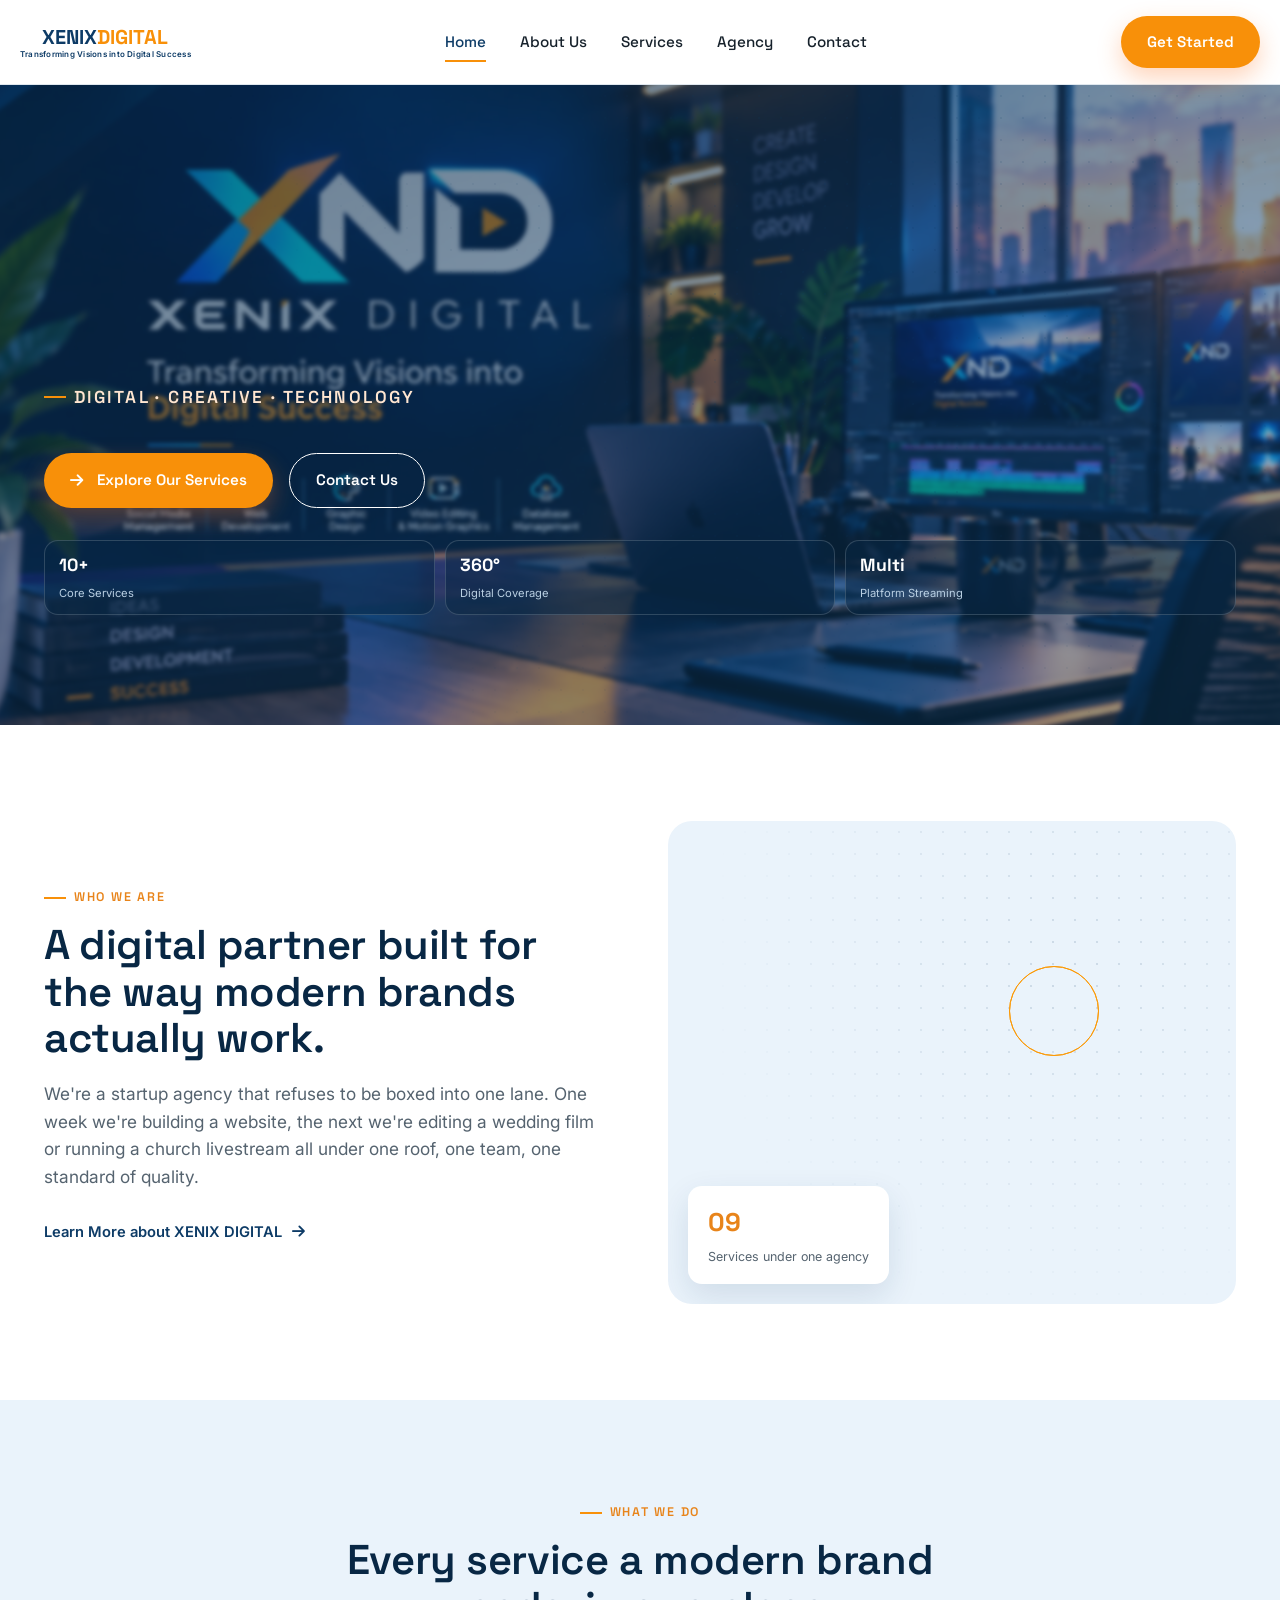
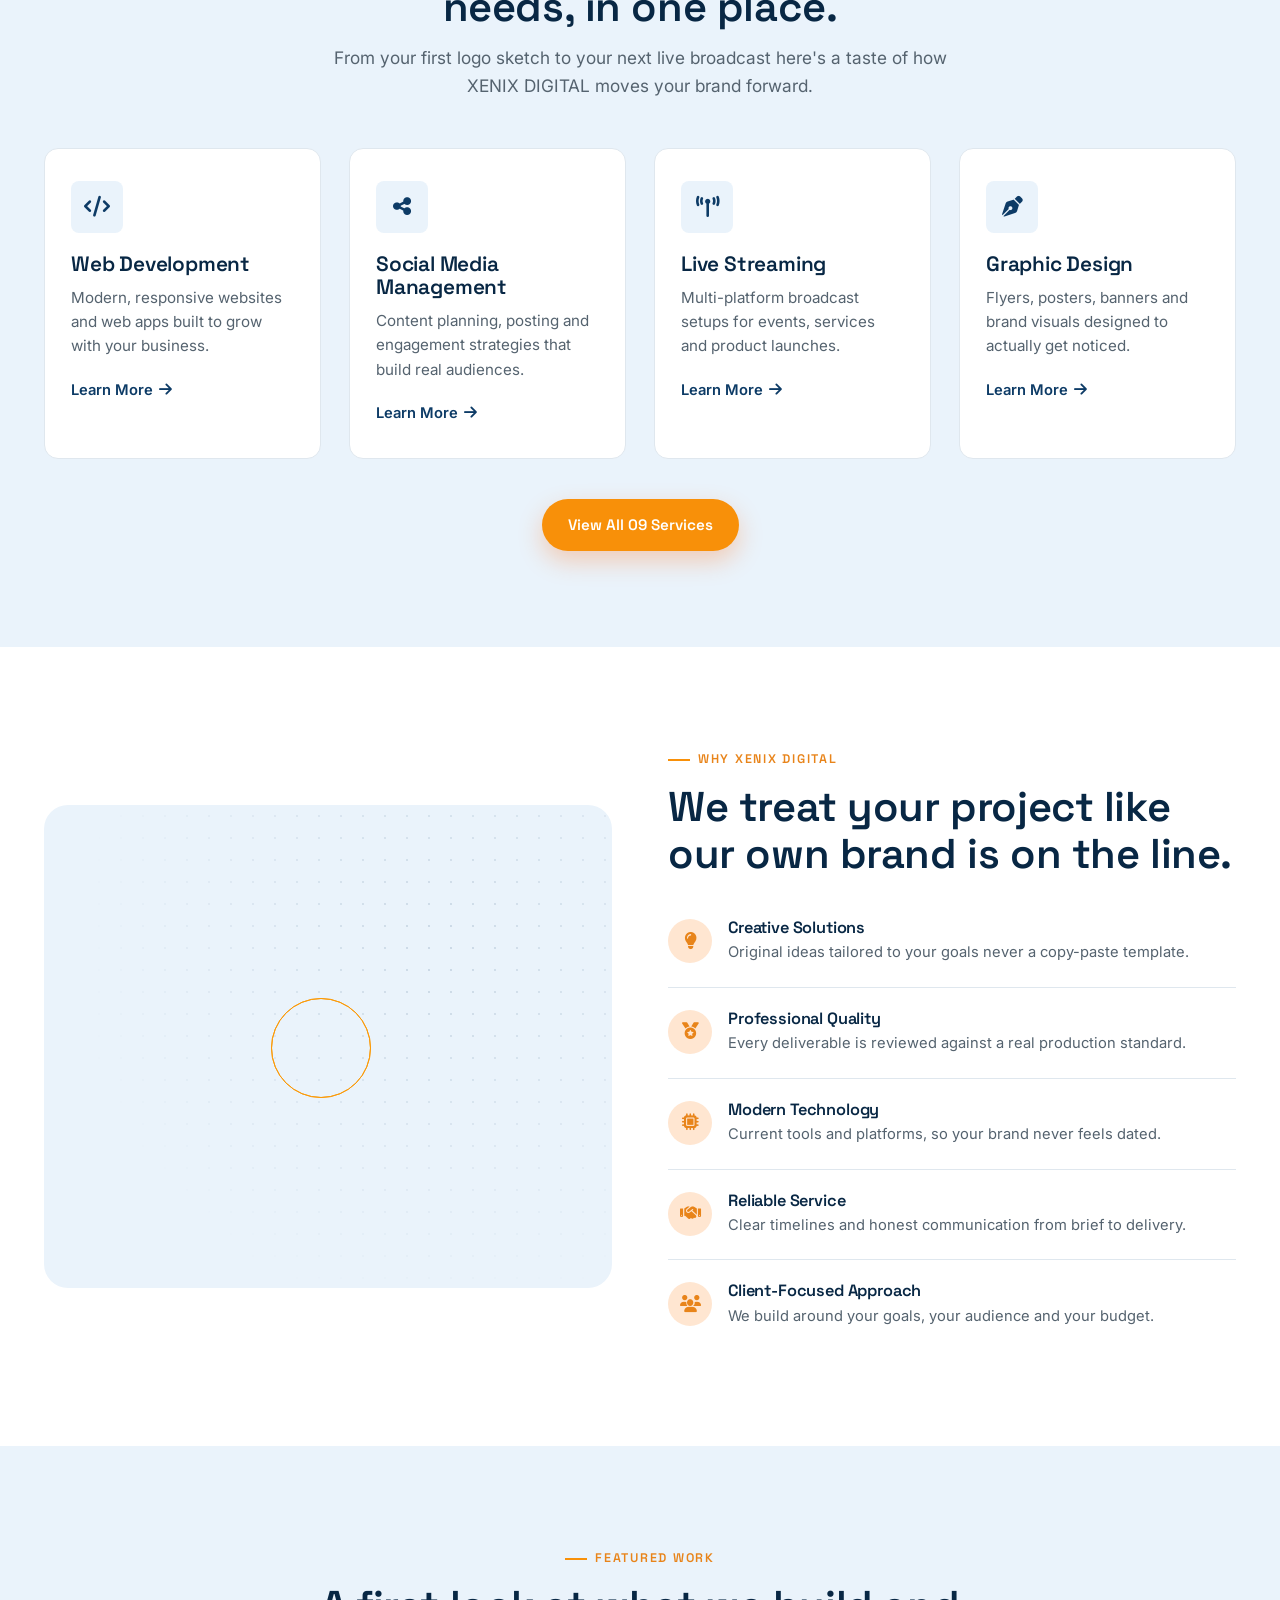
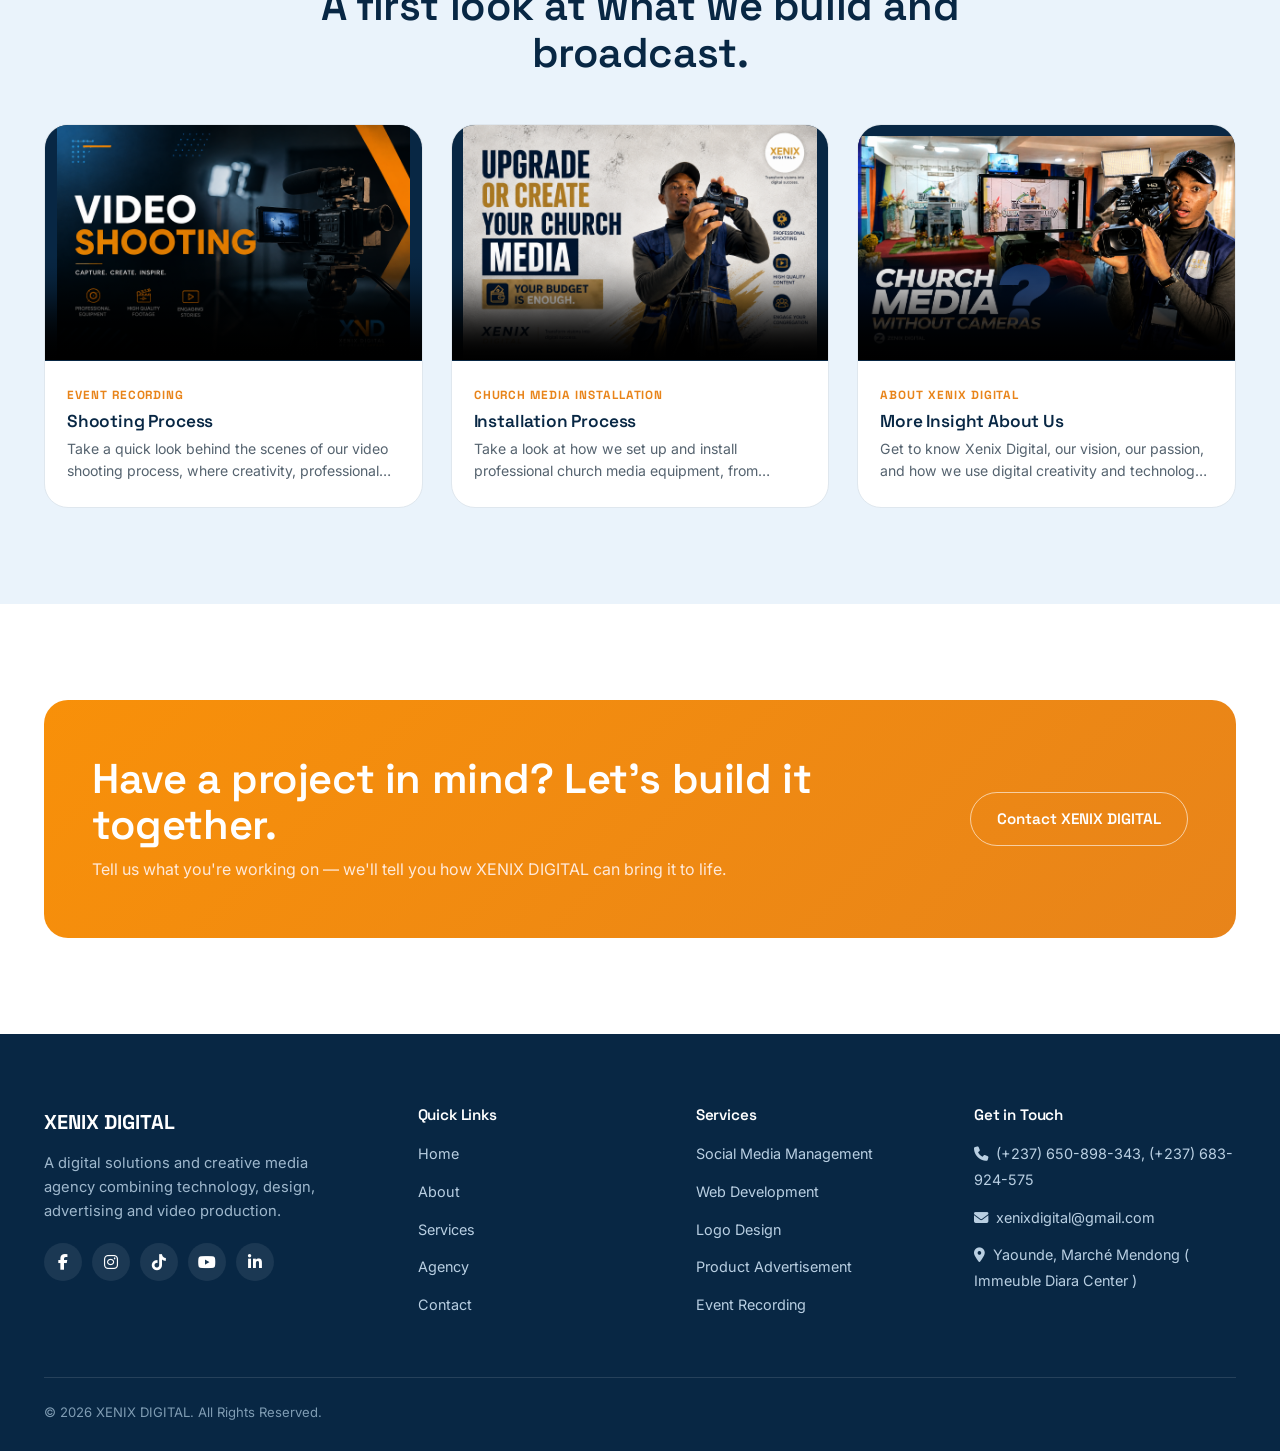
<file: index.html>
<!doctype html>
<html lang="en">
  <head>
    <meta charset="UTF-8" />
    <meta name="viewport" content="width=device-width, initial-scale=1.0" />
    <title>
      XENIX DIGITAL | Digital Solutions, Creative Media & Technology
    </title>
    <meta
      name="description"
      content="XENIX DIGITAL is a digital solutions and creative media agency offering web development, social media management, branding, video production, live streaming and more."
    />
    <meta name="google-site-verification" content="_FLMcHw5nt5LZ2lO-E1ccPK2fdYk04Swbp3C398Gvig" />
    <link rel="icon" type="image/svg+xml" href="assets/logos/favicon.svg" />
    <link rel="preconnect" href="https://fonts.googleapis.com" />
    <link
      href="https://fonts.googleapis.com/css2?family=Space+Grotesk:wght@500;600;700&family=Inter:wght@400;500;600&display=swap"
      rel="stylesheet"
    />
    <link
      rel="stylesheet"
      href="https://cdnjs.cloudflare.com/ajax/libs/font-awesome/6.5.1/css/all.min.css"
    />
    <link rel="stylesheet" href="css/style.css" />
  </head>
  <body>
    <!-- ============ HEADER ============ -->
    <header class="site-header">
      <div class="container nav">
        <a href="index.html" class="brand">
          <span class="brand-name">XENIX<span>DIGITAL</span></span>
          <span class="brand-slogan">Transforming Visions into Digital Success</span>
        </a>
        <nav class="nav-links" id="nav-links">
          <a href="index.html">Home</a>
          <a href="about.html">About Us</a>
          <a href="services.html">Services</a>
          <a href="agency.html">Agency</a>
          <a href="contact.html">Contact</a>
          <!-- <a href="contact.html" class="btn btn-primary">Get Started</a> -->
        </nav>
        <div class="nav-actions">
          <a href="contact.html" class="btn btn-primary">Get Started</a>
          <button
            class="nav-toggle"
            aria-label="Toggle navigation menu"
            aria-expanded="false"
          >
            <span></span><span></span><span></span>
          </button>
        </div>
      </div>
    </header>

    <!-- ============ HERO ============ -->
    <section class="hero">
      <div class="dot-grid"></div>
      <div class="container">
        <div class="hero-copy">
          <p class="eyebrow">Digital · Creative · Technology</p>
           <!-- <p> 
            XENIX DIGITAL is a digital solutions and creative media agency we
            blend technology, design, advertising, video production and social
            strategy into one dependable partner for businesses, organizations,
            churches and individuals.
          </p>  -->
          <div class="btn-row">
            <a href="services.html" class="btn btn-primary"
              ><i class="fa-solid fa-arrow-right"></i>&nbsp;Explore Our
              Services</a
            >
            <a href="contact.html" class="btn btn-outline">Contact Us</a>
          </div>
          <div class="hero-stats">
            <div class="hero-stat">
              <strong>10+</strong><span>Core Services</span>
            </div>
            <div class="hero-stat">
              <strong>360°</strong><span>Digital Coverage</span>
            </div>
            <div class="hero-stat">
              <strong>Multi</strong><span>Platform Streaming</span>
            </div>
          </div>
        </div>
      </div>
    </section>

    <!-- ============ ABOUT PREVIEW ============ -->
    <section class="section">
      <div class="container split">
        <div class="reveal">
          <p class="eyebrow">Who We Are</p>
          <h2>
            A digital partner built for the way modern brands actually work.
          </h2>
          <p class="lede" style="margin: 18px 0 28px">
            We're a startup agency that refuses to be boxed into one lane. One
            week we're building a website, the next we're editing a wedding film
            or running a church livestream all under one roof, one team, one
            standard of quality.
          </p>
          <a href="about.html" class="btn-ghost"
            >Learn More about XENIX DIGITAL&nbsp;<i
              class="fa-solid fa-arrow-right"
            ></i
          ></a>
        </div>
        <div class="split-visual reveal">
          <div class="dot-grid"></div>
          <div class="signal-rings">
            <span
              class="ring"
              style="width: 90px; height: 90px; top: 30%; left: 60%"
            ></span>
            <span
              class="ring"
              style="width: 90px; height: 90px; top: 30%; left: 60%"
            ></span>
          </div>
          <div class="stat-badge">
            <strong>09</strong>
            <span>Services under one agency</span>
          </div>
        </div>
      </div>
    </section>

    <!-- ============ SERVICES PREVIEW ============ -->
    <section class="section section--blue">
      <div class="container">
        <div class="section-head center reveal">
          <p class="eyebrow">What We Do</p>
          <h2>Every service a modern brand needs, in one place.</h2>
          <p class="lede" style="margin: 14px auto 0">
            From your first logo sketch to your next live broadcast here's a
            taste of how XENIX DIGITAL moves your brand forward.
          </p>
        </div>
        <div class="grid grid-4">
          <div class="card reveal">
            <div class="card-icon"><i class="fa-solid fa-code"></i></div>
            <h3>Web Development</h3>
            <p>
              Modern, responsive websites and web apps built to grow with your
              business.
            </p>
            <a href="services.html" class="btn-ghost"
              >Learn More <i class="fa-solid fa-arrow-right"></i
            ></a>
          </div>
          <div class="card reveal">
            <div class="card-icon"><i class="fa-solid fa-share-nodes"></i></div>
            <h3>Social Media Management</h3>
            <p>
              Content planning, posting and engagement strategies that build
              real audiences.
            </p>
            <a href="services.html" class="btn-ghost"
              >Learn More <i class="fa-solid fa-arrow-right"></i
            ></a>
          </div>
          <div class="card reveal">
            <div class="card-icon">
              <i class="fa-solid fa-tower-broadcast"></i>
            </div>
            <h3>Live Streaming</h3>
            <p>
              Multi-platform broadcast setups for events, services and product
              launches.
            </p>
            <a href="services.html" class="btn-ghost"
              >Learn More <i class="fa-solid fa-arrow-right"></i
            ></a>
          </div>
          <div class="card reveal">
            <div class="card-icon"><i class="fa-solid fa-pen-nib"></i></div>
            <h3>Graphic Design</h3>
            <p>
              Flyers, posters, banners and brand visuals designed to actually
              get noticed.
            </p>
            <a href="services.html" class="btn-ghost"
              >Learn More <i class="fa-solid fa-arrow-right"></i
            ></a>
          </div>
        </div>
        <div class="text-center mt-40">
          <a href="services.html" class="btn btn-primary"
            >View All 09 Services</a
          >
        </div>
      </div>
    </section>

    <!-- ============ WHY CHOOSE US ============ -->
    <section class="section">
      <div class="container split">
        <div class="reveal" style="order: 2">
          <p class="eyebrow">Why XENIX DIGITAL</p>
          <h2>We treat your project like our own brand is on the line.</h2>
          <div style="margin-top: 20px">
            <div class="reason">
              <div class="reason-icon">
                <i class="fa-solid fa-lightbulb"></i>
              </div>
              <div>
                <h4>Creative Solutions</h4>
                <p>
                  Original ideas tailored to your goals never a copy-paste
                  template.
                </p>
              </div>
            </div>
            <div class="reason">
              <div class="reason-icon"><i class="fa-solid fa-medal"></i></div>
              <div>
                <h4>Professional Quality</h4>
                <p>
                  Every deliverable is reviewed against a real production
                  standard.
                </p>
              </div>
            </div>
            <div class="reason">
              <div class="reason-icon">
                <i class="fa-solid fa-microchip"></i>
              </div>
              <div>
                <h4>Modern Technology</h4>
                <p>
                  Current tools and platforms, so your brand never feels dated.
                </p>
              </div>
            </div>
            <div class="reason">
              <div class="reason-icon">
                <i class="fa-solid fa-handshake"></i>
              </div>
              <div>
                <h4>Reliable Service</h4>
                <p>
                  Clear timelines and honest communication from brief to
                  delivery.
                </p>
              </div>
            </div>
            <div class="reason">
              <div class="reason-icon"><i class="fa-solid fa-users"></i></div>
              <div>
                <h4>Client-Focused Approach</h4>
                <p>
                  We build around your goals, your audience and your budget.
                </p>
              </div>
            </div>
          </div>
        </div>
        <div class="split-visual reveal" style="order: 1">
          <div class="dot-grid"></div>
          <div class="signal-rings">
            <span
              class="ring"
              style="width: 100px; height: 100px; top: 40%; left: 40%"
            ></span>
            <span
              class="ring"
              style="width: 100px; height: 100px; top: 40%; left: 40%"
            ></span>
          </div>
        </div>
      </div>
    </section>

    <!-- ============ FEATURED WORK ============ -->
    <section class="section section--blue">
      <div class="container">
        <div class="section-head center reveal">
          <p class="eyebrow">Featured Work</p>
          <h2>A first look at what we build and broadcast.</h2>
          <!-- <p class="lede" style="margin:14px auto 0;">Drop new files into <code>assets/videos/</code> and <code>assets/images/</code> to keep this section current.</p> -->
        </div>
        <div class="grid grid-3">
          <div class="video-card reveal">
            <div class="video-frame">
              <video
                controls
                preload="none"
                poster="assets/images/videoshoot.png"
              >
                <source
                  src="assets/videos/VIDEO SHOOTING.mp4"
                  type="video/mp4"
                />
                <source
                  src="assets/videos/VIDEO SHOOTING.mp4"
                  type="video/webm"
                />
                Your browser does not support embedded video.
              </video>
            </div>
            <div class="video-body">
              <span>Event Recording</span>
              <h3>Shooting Process</h3>
              <p>
                Take a quick look behind the scenes of our video shooting
                process, where creativity, professional equipment, and attention
                to detail come together to capture high-quality visuals and
                bring every idea to life.
              </p>
            </div>
          </div>
          <div class="video-card reveal">
            <div class="video-frame">
              <video
                controls
                preload="none"
                poster="assets/images/upgrademedia.png"
              >
                <source
                  src="assets/videos/XENIX INTRO VIDEO_LOW .mp4"
                  type="video/mp4"
                />
                <source
                  src="assets/videos/XENIX INTRO VIDEO_LOW .mp4"
                  type="video/webm"
                />
                Your browser does not support embedded video.
              </video>
            </div>
            <div class="video-body">
              <span>church media installation</span>
              <h3>Installation Process</h3>
              <p>
                Take a look at how we set up and install professional church
                media equipment, from cameras and displays to audio and
                streaming systems, creating a reliable setup that enhances every
                service and reaches your congregation effectively.
              </p>
            </div>
          </div>
          <div class="video-card reveal">
            <div class="video-frame">
              <video
                controls
                preload="none"
                poster="assets/images/churchmedia.png"
              >
                <source
                  src="assets/videos/XENIX ADVERT VIDEO LOW.mp4"
                  type="video/mp4"
                />
                <source
                  src="assets/videos/XENIX ADVERT VIDEO LOW.mp4"
                  type="video/webm"
                />
                Your browser does not support embedded video.
              </video>
            </div>
            <div class="video-body">
              <span>about xenix digital</span>
              <h3>More Insight About Us</h3>
              <p>
                Get to know Xenix Digital, our vision, our passion, and how we
                use digital creativity and technology to transform ideas into
                impactful solutions for businesses, organizations, and
                communities.
              </p>
            </div>
          </div>
        </div>
      </div>
    </section>

    <!-- ============ CTA ============ -->
    <section class="section">
      <div class="container">
        <div class="cta-band reveal">
          <div>
            <h2>Have a project in mind? Let's build it together.</h2>
            <p>
              Tell us what you're working on — we'll tell you how XENIX DIGITAL
              can bring it to life.
            </p>
          </div>
          <a href="contact.html" class="btn btn-outline"
            >Contact XENIX DIGITAL</a
          >
        </div>
      </div>
    </section>

    <!-- ============ FOOTER ============ -->
    <footer class="site-footer">
      <div class="container">
        <div class="footer-grid">
          <div class="footer-brand">
            <a href="index.html" class="brand">
              <!-- <img src="assets/logos/xnd-mark.svg" alt="XND logo mark" class="brand-mark"> -->
              XENIX&nbsp;DIGITAL
            </a>
            <p>
              A digital solutions and creative media agency combining
              technology, design, advertising and video production.
            </p>
            <div class="footer-social">
              <a
                href="https://www.facebook.com/profile.php?id=100094573573445"
                aria-label="Facebook"
                ><i class="fa-brands fa-facebook-f"></i
              ></a>

              <a
                href="https://www.instagram.com/xenixdigital?igsi=YOUR_IG_PARAM"
                aria-label="Instagram"
                ><i class="fa-brands fa-instagram"></i
              ></a>

              <a
                href="https://www.tiktok.com/@xenix.digital?_r=1&_t=YOUR_TT_PARAM"
                aria-label="TikTok"
                ><i class="fa-brands fa-tiktok"></i
              ></a>

              <a
                href="https://youtube.com/@xenixdigital?si=YOUR_YT_PARAM"
                aria-label="YouTube"
                ><i class="fa-brands fa-youtube"></i
              ></a>

              <a
                href="https://www.linkedin.com/in/xenix-digital-0bab83432/"
                aria-label="LinkedIn"
                ><i class="fa-brands fa-linkedin-in"></i
              ></a>
            </div>
          </div>
          <div class="footer-col">
            <h4>Quick Links</h4>
            <ul>
              <li><a href="index.html">Home</a></li>
              <li><a href="about.html">About</a></li>
              <li><a href="services.html">Services</a></li>
              <li><a href="agency.html">Agency</a></li>
              <li><a href="contact.html">Contact</a></li>
            </ul>
          </div>
          <div class="footer-col">
            <h4>Services</h4>
            <ul>
              <li><a href="services.html">Social Media Management</a></li>
              <li><a href="services.html">Web Development</a></li>
              <li><a href="services.html">Logo Design</a></li>
              <li><a href="services.html">Product Advertisement</a></li>
              <li><a href="services.html">Event Recording</a></li>
            </ul>
          </div>
          <div class="footer-col">
            <h4>Get in Touch</h4>
            <ul>
              <li>
                <a href="tel:(+237)650898343"
                  ><i class="fa-solid fa-phone"></i>&nbsp; (+237) 650-898-343,
                  (+237) 683-924-575</a
                >
              </li>
              <li>
                <a href="mailto:xenixdigital@gmail.com"
                  ><i class="fa-solid fa-envelope"></i>&nbsp;
                  xenixdigital@gmail.com</a
                >
              </li>
              <li>
                <a href="#"
                  ><i class="fa-solid fa-location-dot"></i>&nbsp; Yaounde,
                  Marché Mendong ( Immeuble Diara Center )</a
                >
              </li>
            </ul>
          </div>
        </div>
        <div class="footer-bottom">
          <span
            >© <span id="year">2026</span> XENIX DIGITAL. All Rights
            Reserved.</span
          >
          <!-- <span>Built as a static site · Ready to expand</span> -->
        </div>
      </div>
    </footer>

    <script src="js/script.js"></script>
  </body>
</html>
</file>
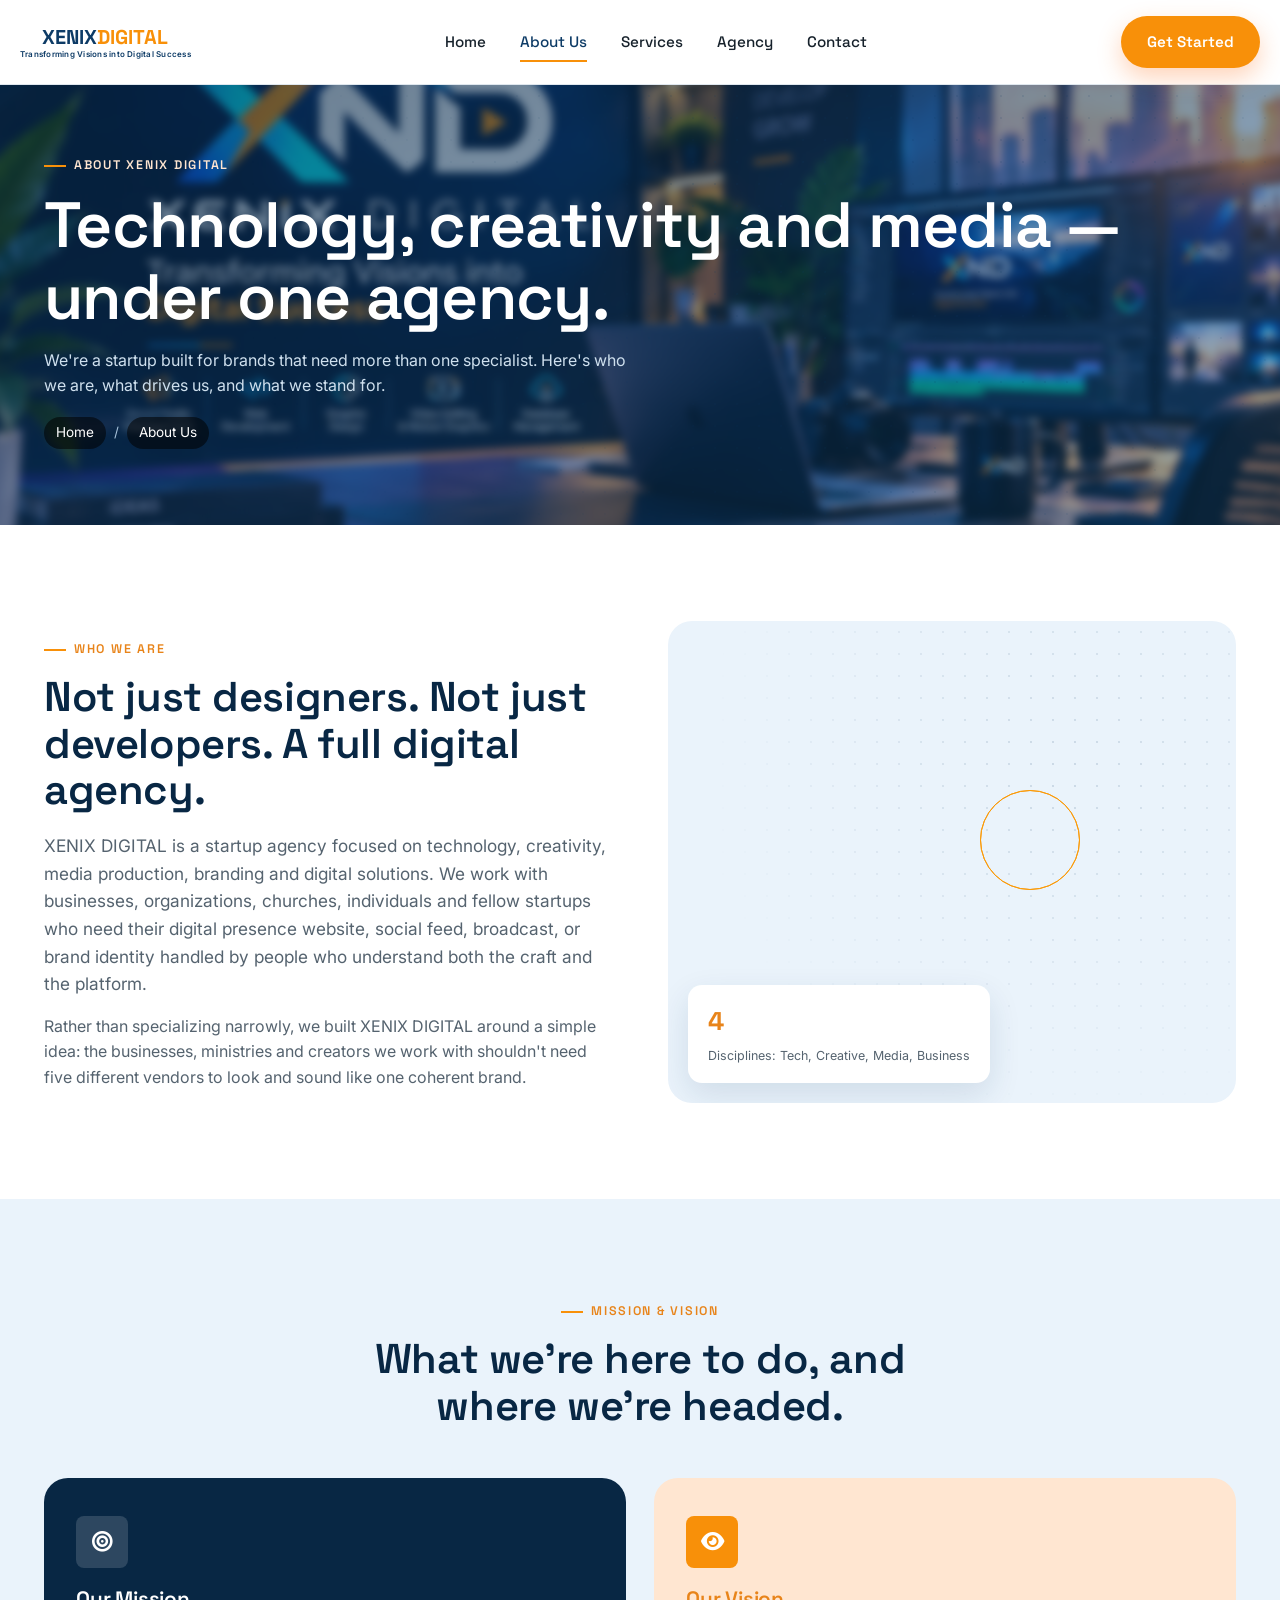
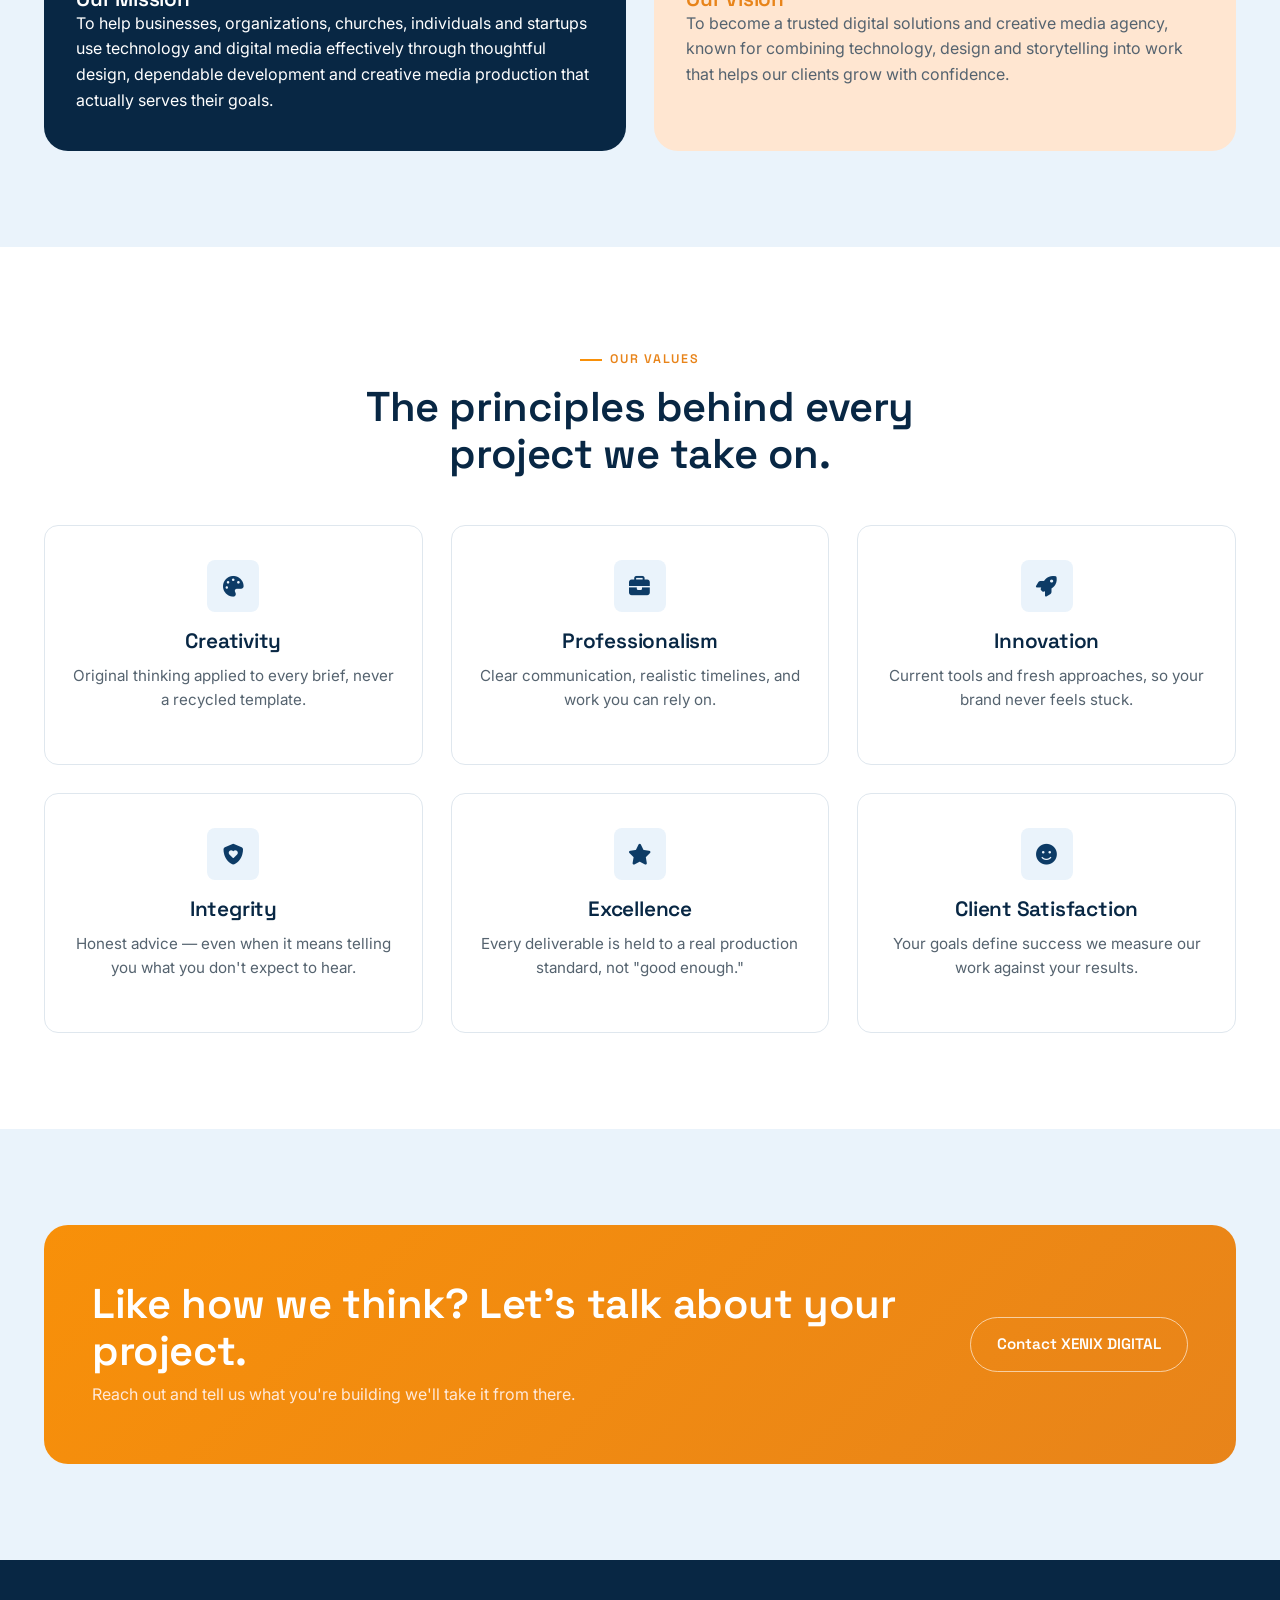
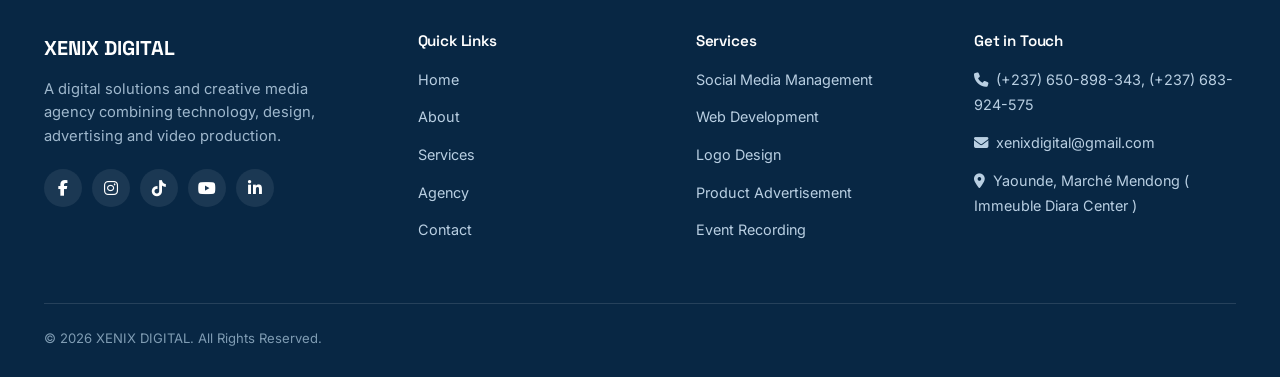
<file: about.html>
<!doctype html>
<html lang="en">
  <head>
    <meta charset="UTF-8" />
    <meta name="viewport" content="width=device-width, initial-scale=1.0" />
    <title>About Us | XENIX DIGITAL</title>
    <meta
      name="description"
      content="Learn who XENIX DIGITAL is — our mission, vision and values as a digital solutions and creative media agency."
    />
    <link rel="icon" type="image/svg+xml" href="assets/logos/favicon.svg" />
    <link rel="preconnect" href="https://fonts.googleapis.com" />
    <link
      href="https://fonts.googleapis.com/css2?family=Space+Grotesk:wght@500;600;700&family=Inter:wght@400;500;600&display=swap"
      rel="stylesheet"
    />
    <link
      rel="stylesheet"
      href="https://cdnjs.cloudflare.com/ajax/libs/font-awesome/6.5.1/css/all.min.css"
    />
    <link rel="stylesheet" href="css/style.css" />
  </head>
  <body>
    <header class="site-header">
      <div class="container nav">
        <a href="index.html" class="brand">
          <span class="brand-name">XENIX<span>DIGITAL</span></span>
          <span class="brand-slogan">Transforming Visions into Digital Success</span>
        </a>
        <nav class="nav-links" id="nav-links">
          <a href="index.html">Home</a>
          <a href="about.html">About Us</a>
          <a href="services.html">Services</a>
          <a href="agency.html">Agency</a>
          <a href="contact.html">Contact</a>
          <!-- <a href="contact.html" class="btn btn-primary">Get Started</a> -->
        </nav>
        <div class="nav-actions">
          <a href="contact.html" class="btn btn-primary">Get Started</a>
          <button
            class="nav-toggle"
            aria-label="Toggle navigation menu"
            aria-expanded="false"
          >
            <span></span><span></span><span></span>
          </button>
        </div>
      </div>
    </header>

    <section class="page-hero">
      <div class="dot-grid"></div>
      <div class="container">
        <p class="eyebrow">About XENIX DIGITAL</p>
        <h1>Technology, creativity and media — under one agency.</h1>
        <p>
          We're a startup built for brands that need more than one specialist.
          Here's who we are, what drives us, and what we stand for.
        </p>
        <div class="breadcrumb">
          <a href="index.html">Home</a><span>/</span><span>About Us</span>
        </div>
      </div>
    </section>

    <section class="section">
      <div class="container split">
        <div class="reveal">
          <p class="eyebrow">Who We Are</p>
          <h2>
            Not just designers. Not just developers. A full digital agency.
          </h2>
          <p class="lede" style="margin: 18px 0 0">
            XENIX DIGITAL is a startup agency focused on technology, creativity,
            media production, branding and digital solutions. We work with
            businesses, organizations, churches, individuals and fellow startups
            who need their digital presence website, social feed, broadcast,
            or brand identity handled by people who understand both the craft
            and the platform.
          </p>
          <p style="margin-top: 16px">
            Rather than specializing narrowly, we built XENIX DIGITAL around a
            simple idea: the businesses, ministries and creators we work with
            shouldn't need five different vendors to look and sound like one
            coherent brand.
          </p>
        </div>
        <div class="split-visual reveal">
          <div class="dot-grid"></div>
          <div class="signal-rings">
            <span
              class="ring"
              style="width: 100px; height: 100px; top: 35%; left: 55%"
            ></span>
            <span
              class="ring"
              style="width: 100px; height: 100px; top: 35%; left: 55%"
            ></span>
          </div>
          <div class="stat-badge">
            <strong>4</strong>
            <span>Disciplines: Tech, Creative, Media, Business</span>
          </div>
        </div>
      </div>
    </section>

    <section class="section section--blue">
      <div class="container">
        <div class="section-head center reveal">
          <p class="eyebrow">Mission &amp; Vision</p>
          <h2>What we're here to do, and where we're headed.</h2>
        </div>
        <div class="mv-grid">
          <div class="mv-card mission reveal">
            <div class="card-icon"><i class="fa-solid fa-bullseye"></i></div>
            <h3>Our Mission</h3>
            <p>
              To help businesses, organizations, churches, individuals and
              startups use technology and digital media effectively through
              thoughtful design, dependable development and creative media
              production that actually serves their goals.
            </p>
          </div>
          <div class="mv-card vision reveal">
            <div class="card-icon"><i class="fa-solid fa-eye"></i></div>
            <h3>Our Vision</h3>
            <p>
              To become a trusted digital solutions and creative media agency,
              known for combining technology, design and storytelling into work
              that helps our clients grow with confidence.
            </p>
          </div>
        </div>
      </div>
    </section>

    <section class="section">
      <div class="container">
        <div class="section-head center reveal">
          <p class="eyebrow">Our Values</p>
          <h2>The principles behind every project we take on.</h2>
        </div>
        <div class="grid grid-3">
          <div class="card value-card reveal">
            <div class="card-icon"><i class="fa-solid fa-palette"></i></div>
            <h3>Creativity</h3>
            <p>
              Original thinking applied to every brief, never a recycled
              template.
            </p>
          </div>
          <div class="card value-card reveal">
            <div class="card-icon"><i class="fa-solid fa-briefcase"></i></div>
            <h3>Professionalism</h3>
            <p>
              Clear communication, realistic timelines, and work you can rely
              on.
            </p>
          </div>
          <div class="card value-card reveal">
            <div class="card-icon"><i class="fa-solid fa-rocket"></i></div>
            <h3>Innovation</h3>
            <p>
              Current tools and fresh approaches, so your brand never feels
              stuck.
            </p>
          </div>
          <div class="card value-card reveal">
            <div class="card-icon">
              <i class="fa-solid fa-shield-heart"></i>
            </div>
            <h3>Integrity</h3>
            <p>
              Honest advice — even when it means telling you what you don't
              expect to hear.
            </p>
          </div>
          <div class="card value-card reveal">
            <div class="card-icon"><i class="fa-solid fa-star"></i></div>
            <h3>Excellence</h3>
            <p>
              Every deliverable is held to a real production standard, not "good
              enough."
            </p>
          </div>
          <div class="card value-card reveal">
            <div class="card-icon"><i class="fa-solid fa-face-smile"></i></div>
            <h3>Client Satisfaction</h3>
            <p>
              Your goals define success we measure our work against your
              results.
            </p>
          </div>
        </div>
      </div>
    </section>

    <section class="section section--blue">
      <div class="container">
        <div class="cta-band reveal">
          <div>
            <h2>Like how we think? Let's talk about your project.</h2>
            <p>
              Reach out and tell us what you're building we'll take it from
              there.
            </p>
          </div>
          <a href="contact.html" class="btn btn-outline"
            >Contact XENIX DIGITAL</a
          >
        </div>
      </div>
    </section>

    <footer class="site-footer">
      <div class="container">
        <div class="footer-grid">
          <div class="footer-brand">
            <a href="index.html" class="brand">
              <!-- <img src="assets/logos/xnd-mark.svg" alt="XND logo mark" class="brand-mark"> -->
              XENIX&nbsp;DIGITAL
            </a>
            <p>
              A digital solutions and creative media agency combining
              technology, design, advertising and video production.
            </p>
            <div class="footer-social">
              <a
                href="https://www.facebook.com/profile.php?id=100094573573445"
                aria-label="Facebook"
                ><i class="fa-brands fa-facebook-f"></i
              ></a>

              <a
                href="https://www.instagram.com/xenixdigital?igsi=YOUR_IG_PARAM"
                aria-label="Instagram"
                ><i class="fa-brands fa-instagram"></i
              ></a>

              <a
                href="https://www.tiktok.com/@xenix.digital?_r=1&_t=YOUR_TT_PARAM"
                aria-label="TikTok"
                ><i class="fa-brands fa-tiktok"></i
              ></a>

              <a
                href="https://youtube.com/@xenixdigital?si=YOUR_YT_PARAM"
                aria-label="YouTube"
                ><i class="fa-brands fa-youtube"></i
              ></a>

              <a
                href="https://www.linkedin.com/in/xenix-digital-0bab83432/"
                aria-label="LinkedIn"
                ><i class="fa-brands fa-linkedin-in"></i
              ></a>
            </div>
          </div>
          <div class="footer-col">
            <h4>Quick Links</h4>
            <ul>
              <li><a href="index.html">Home</a></li>
              <li><a href="about.html">About</a></li>
              <li><a href="services.html">Services</a></li>
              <li><a href="agency.html">Agency</a></li>
              <li><a href="contact.html">Contact</a></li>
            </ul>
          </div>
          <div class="footer-col">
            <h4>Services</h4>
            <ul>
              <li><a href="services.html">Social Media Management</a></li>
              <li><a href="services.html">Web Development</a></li>
              <li><a href="services.html">Logo Design</a></li>
              <li><a href="services.html">Product Advertisement</a></li>
              <li><a href="services.html">Event Recording</a></li>
            </ul>
          </div>
          <div class="footer-col">
            <h4>Get in Touch</h4>
            <ul>
              <li>
                <a href="tel:(+237)650898343"
                  ><i class="fa-solid fa-phone"></i>&nbsp; (+237) 650-898-343,
                  (+237) 683-924-575</a
                >
              </li>
              <li>
                <a href="mailto:xenixdigital@gmail.com"
                  ><i class="fa-solid fa-envelope"></i>&nbsp;
                  xenixdigital@gmail.com</a
                >
              </li>
              <li>
                <a href="#"
                  ><i class="fa-solid fa-location-dot"></i>&nbsp; Yaounde,
                  Marché Mendong ( Immeuble Diara Center )</a
                >
              </li>
            </ul>
          </div>
        </div>
        <div class="footer-bottom">
          <span
            >© <span id="year">2026</span> XENIX DIGITAL. All Rights
            Reserved.</span
          >
          <!-- <span>Built as a static site · Ready to expand</span> -->
        </div>
      </div>
    </footer>

    <script src="js/script.js"></script>
  </body>
</html>
</file>
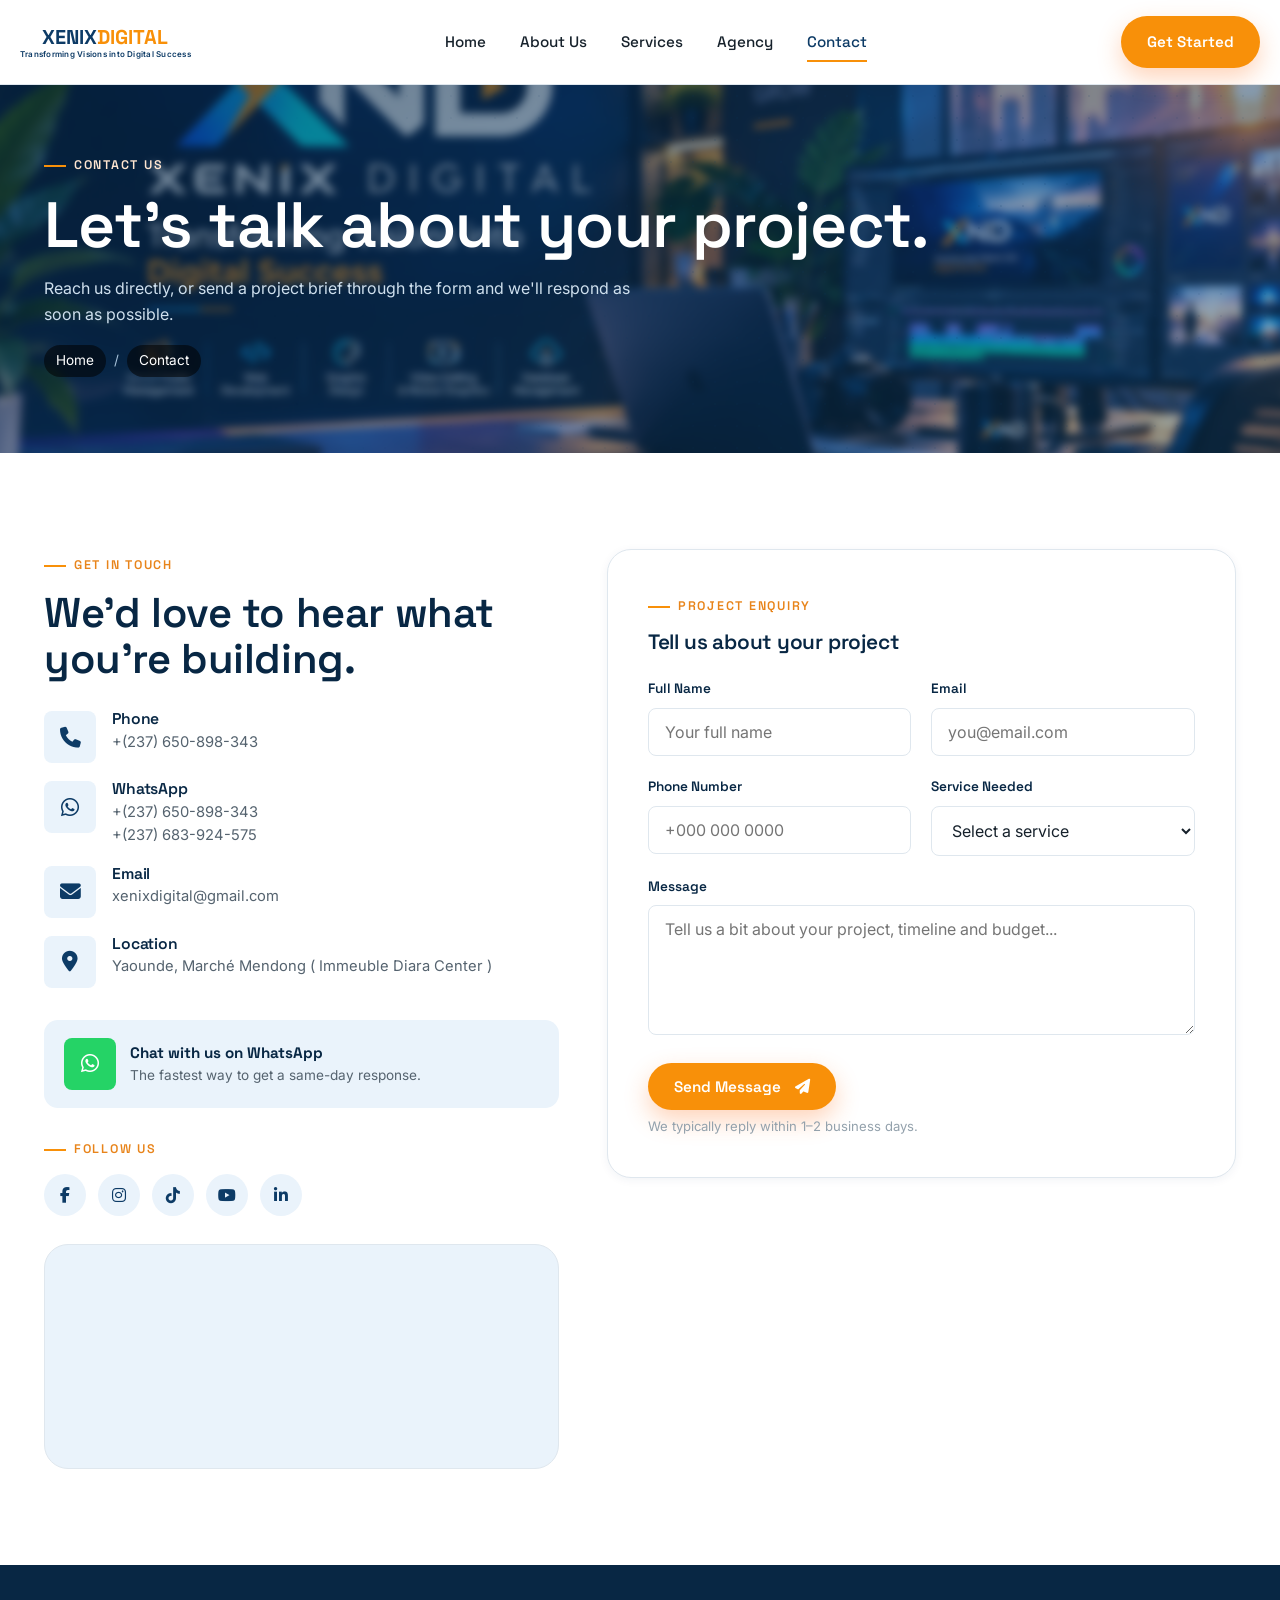
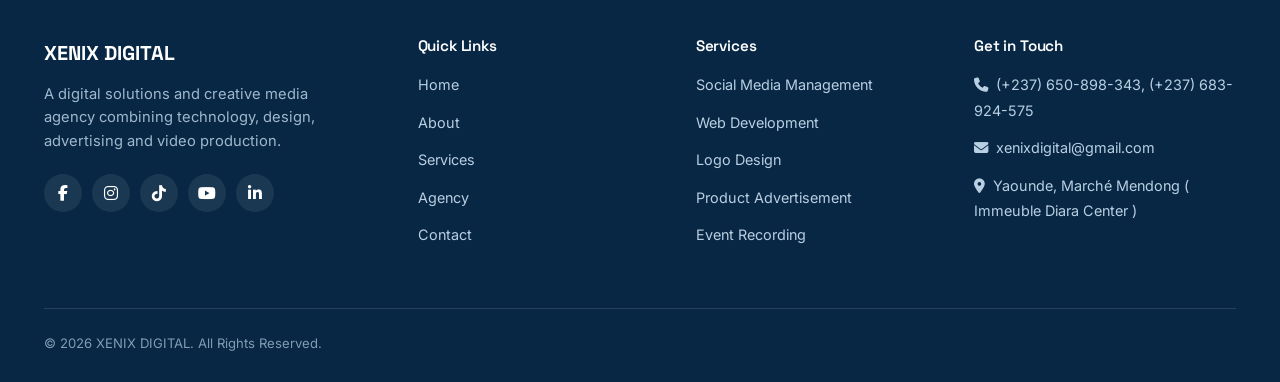
<file: contact.html>
<!doctype html>
<html lang="en">
  <head>
    <meta charset="UTF-8" />
    <meta name="viewport" content="width=device-width, initial-scale=1.0" />
    <title>Contact Us | XENIX DIGITAL</title>
    <meta
      name="description"
      content="Get in touch with XENIX DIGITAL — phone, WhatsApp, email and a project enquiry form."
    />
    <link rel="icon" type="image/svg+xml" href="assets/logos/favicon.svg" />
    <link rel="preconnect" href="https://fonts.googleapis.com" />
    <link
      href="https://fonts.googleapis.com/css2?family=Space+Grotesk:wght@500;600;700&family=Inter:wght@400;500;600&display=swap"
      rel="stylesheet"
    />
    <link
      rel="stylesheet"
      href="https://cdnjs.cloudflare.com/ajax/libs/font-awesome/6.5.1/css/all.min.css"
    />
    <link rel="stylesheet" href="css/style.css" />
  </head>
  <body>
    <header class="site-header">
      <div class="container nav">
        <a href="index.html" class="brand">
          <span class="brand-name">XENIX<span>DIGITAL</span></span>
          <span class="brand-slogan"
            >Transforming Visions into Digital Success</span
          >
        </a>
        <nav class="nav-links" id="nav-links">
          <a href="index.html">Home</a>
          <a href="about.html">About Us</a>
          <a href="services.html">Services</a>
          <a href="agency.html">Agency</a>
          <a href="contact.html">Contact</a>
        </nav>
        <div class="nav-actions">
          <a href="contact.html" class="btn btn-primary">Get Started</a>
          <button
            class="nav-toggle"
            aria-label="Toggle navigation menu"
            aria-expanded="false"
          >
            <span></span><span></span><span></span>
          </button>
        </div>
      </div>
    </header>

    <section class="page-hero">
      <div class="dot-grid"></div>
      <div class="container">
        <p class="eyebrow">Contact Us</p>
        <h1>Let's talk about your project.</h1>
        <p>
          Reach us directly, or send a project brief through the form and we'll
          respond as soon as possible.
        </p>
        <div class="breadcrumb">
          <a href="index.html">Home</a><span>/</span><span>Contact</span>
        </div>
      </div>
    </section>

    <section class="section">
      <div class="container contact-grid">
        <div class="reveal">
          <p class="eyebrow">Get in Touch</p>
          <h2>We'd love to hear what you're building.</h2>

          <div class="contact-info-list">
            <div class="contact-info-item">
              <div class="card-icon"><i class="fa-solid fa-phone"></i></div>
              <div>
                <h4>Phone</h4>
                <p>+(237) 650-898-343</p>
              </div>
            </div>
            <div class="contact-info-item">
              <div class="card-icon"><i class="fa-brands fa-whatsapp"></i></div>
              <div>
                <h4>WhatsApp</h4>
                <p>+(237) 650-898-343</p>
                <p>+(237) 683-924-575</p>
              </div>
            </div>
            <div class="contact-info-item">
              <div class="card-icon"><i class="fa-solid fa-envelope"></i></div>
              <div>
                <h4>Email</h4>
                <p>xenixdigital@gmail.com</p>
              </div>
            </div>
            <div class="contact-info-item">
              <div class="card-icon">
                <i class="fa-solid fa-location-dot"></i>
              </div>
              <div>
                <h4>Location</h4>
                <p>Yaounde, Marché Mendong ( Immeuble Diara Center )</p>
              </div>
            </div>
          </div>

          <a
            href="https://wa.me/+(237) 683-924-575"
            class="whatsapp-cta"
            target="_blank"
            rel="noopener"
          >
            <div class="card-icon"><i class="fa-brands fa-whatsapp"></i></div>
            <div>
              <strong>Chat with us on WhatsApp</strong>
              <p>The fastest way to get a same-day response.</p>
            </div>
          </a>

          <p class="eyebrow" style="margin-top: 32px">Follow Us</p>
          <div class="social-row">
            <a
              href="https://www.facebook.com/profile.php?id=100094573573445"
              aria-label="Facebook"
              target="_blank"
              ><i class="fa-brands fa-facebook-f"></i
            ></a>

            <a
              href="https://www.instagram.com/xenixdigital?igsi=YOUR_IG_PARAM"
              aria-label="Instagram"
              target="_blank"
              ><i class="fa-brands fa-instagram"></i
            ></a>

            <a
              href="https://www.tiktok.com/@xenix.digital?_r=1&_t=YOUR_TT_PARAM"
              aria-label="TikTok"
              target="_blank"
              ><i class="fa-brands fa-tiktok"></i
            ></a>

            <a
              href="https://youtube.com/@xenixdigital?si=YOUR_YT_PARAM"
              aria-label="YouTube"
              target="_blank"
              ><i class="fa-brands fa-youtube"></i
            ></a>

            <a
              href="https://www.linkedin.com/in/xenix-digital-0bab83432/"
              aria-label="LinkedIn"
              target="_blank"
              ><i class="fa-brands fa-linkedin-in"></i
            ></a>
          </div>

          <div class="map-embed">
            <iframe
              src="https://www.google.com/maps/embed?pb=!1m18!1m12!1m3!1d3960.18997711672!2d11.48652011842933!3d3.826478164846682!2m3!1f0!2f0!3f0!3m2!1i1024!2i768!4f13.1!3m3!1m2!1s0x108bd1002b0f88ad%3A0x9a329cfbc93d06ac!2sXENIX%20Digital!5e1!3m2!1sen!2scm!4v1789768038137!5m2!1sen!2scm"
              allowfullscreen=""
              loading="lazy"
              referrerpolicy="strict-origin-when-cross-origin"
            ></iframe>
          </div>
        </div>

        <div class="reveal">
          <form
            class="contact-form"
            id="contact-form"
            name="contact"
            method="POST"
            data-netlify="true"
            netlify-honeypot="bot-field"
          >
            <input type="hidden" name="form-name" value="contact" />
            <p style="display: none">
              <label
                >Don't fill this out if you're human:
                <input name="bot-field" />
              </label>
            </p>
            <p class="eyebrow">Project Enquiry</p>
            <h3 style="margin-bottom: 24px">Tell us about your project</h3>

            <div class="form-row">
              <div class="field">
                <label for="fullname">Full Name</label>
                <input
                  type="text"
                  id="fullname"
                  name="fullname"
                  placeholder="Your full name"
                  required
                />
              </div>
              <div class="field">
                <label for="email">Email</label>
                <input
                  type="email"
                  id="email"
                  name="email"
                  placeholder="you@email.com"
                  required
                />
              </div>
            </div>

            <div class="form-row">
              <div class="field">
                <label for="phone">Phone Number</label>
                <input
                  type="tel"
                  id="phone"
                  name="phone"
                  placeholder="+000 000 0000"
                />
              </div>
              <div class="field">
                <label for="service">Service Needed</label>
                <select id="service" name="service" required>
                  <option value="" disabled selected>Select a service</option>
                  <option>Social Media Management</option>
                  <option>Web Development</option>
                  <option>Logo Design</option>
                  <option>Database Creation &amp; Management</option>
                  <option>Product Advertisement</option>
                  <option>Event Recording</option>
                  <option>Photo &amp; Video Editing</option>
                  <option>Live Streaming</option>
                  <option>Church Media Creation</option>
                  <option>Graphic Design</option>
                  <option>Other / Not Sure Yet</option>
                </select>
              </div>
            </div>

            <div class="field">
              <label for="message">Message</label>
              <textarea
                id="message"
                name="message"
                placeholder="Tell us a bit about your project, timeline and budget..."
                required
              ></textarea>
            </div>

            <button type="submit" class="btn btn-primary">
              Send Message&nbsp;<i class="fa-solid fa-paper-plane"></i>
            </button>
            <p class="form-note">
              We typically reply within 1–2 business days.
            </p>
            <div class="form-status" id="form-status"></div>
          </form>
        </div>
      </div>
    </section>

    <footer class="site-footer">
      <div class="container">
        <div class="footer-grid">
          <div class="footer-brand">
            <a href="index.html" class="brand">
              <!-- <img src="assets/logos/xnd-mark.svg" alt="XND logo mark" class="brand-mark"> -->
              XENIX&nbsp;DIGITAL
            </a>
            <p>
              A digital solutions and creative media agency combining
              technology, design, advertising and video production.
            </p>
            <div class="footer-social">
              <a
                href="https://www.facebook.com/profile.php?id=100094573573445"
                aria-label="Facebook"
                target="_blank"
                ><i class="fa-brands fa-facebook-f"></i
              ></a>

              <a
                href="https://www.instagram.com/xenixdigital?igsi=YOUR_IG_PARAM"
                aria-label="Instagram"
                target="_blank"
                ><i class="fa-brands fa-instagram"></i
              ></a>

              <a
                href="https://www.tiktok.com/@xenix.digital?_r=1&_t=YOUR_TT_PARAM"
                aria-label="TikTok"
                target="_blank"
                ><i class="fa-brands fa-tiktok"></i
              ></a>

              <a
                href="https://youtube.com/@xenixdigital?si=YOUR_YT_PARAM"
                aria-label="YouTube"
                target="_blank"
                ><i class="fa-brands fa-youtube"></i
              ></a>

              <a
                href="https://www.linkedin.com/in/xenix-digital-0bab83432/"
                aria-label="LinkedIn"
                target="_blank"
                ><i class="fa-brands fa-linkedin-in"></i
              ></a>
            </div>
          </div>
          <div class="footer-col">
            <h4>Quick Links</h4>
            <ul>
              <li><a href="index.html">Home</a></li>
              <li><a href="about.html">About</a></li>
              <li><a href="services.html">Services</a></li>
              <li><a href="agency.html">Agency</a></li>
              <li><a href="contact.html">Contact</a></li>
            </ul>
          </div>
          <div class="footer-col">
            <h4>Services</h4>
            <ul>
              <li><a href="services.html">Social Media Management</a></li>
              <li><a href="services.html">Web Development</a></li>
              <li><a href="services.html">Logo Design</a></li>
              <li><a href="services.html">Product Advertisement</a></li>
              <li><a href="services.html">Event Recording</a></li>
            </ul>
          </div>
          <div class="footer-col">
            <h4>Get in Touch</h4>
            <ul>
              <li>
                <a href="tel:(+237)650898343"
                  ><i class="fa-solid fa-phone"></i>&nbsp; (+237) 650-898-343,
                  (+237) 683-924-575</a
                >
              </li>
              <li>
                <a href="mailto:xenixdigital@gmail.com"
                  ><i class="fa-solid fa-envelope"></i>&nbsp;
                  xenixdigital@gmail.com</a
                >
              </li>
              <li>
                <a href="#"
                  ><i class="fa-solid fa-location-dot"></i>&nbsp; Yaounde,
                  Marché Mendong ( Immeuble Diara Center )</a
                >
              </li>
            </ul>
          </div>
        </div>
        <div class="footer-bottom">
          <span
            >© <span id="year">2026</span> XENIX DIGITAL. All Rights
            Reserved.</span
          >
          <!-- <span>Built as a static site · Ready to expand</span> -->
        </div>
      </div>
    </footer>

    <script src="js/script.js"></script>
  </body>
</html>
</file>
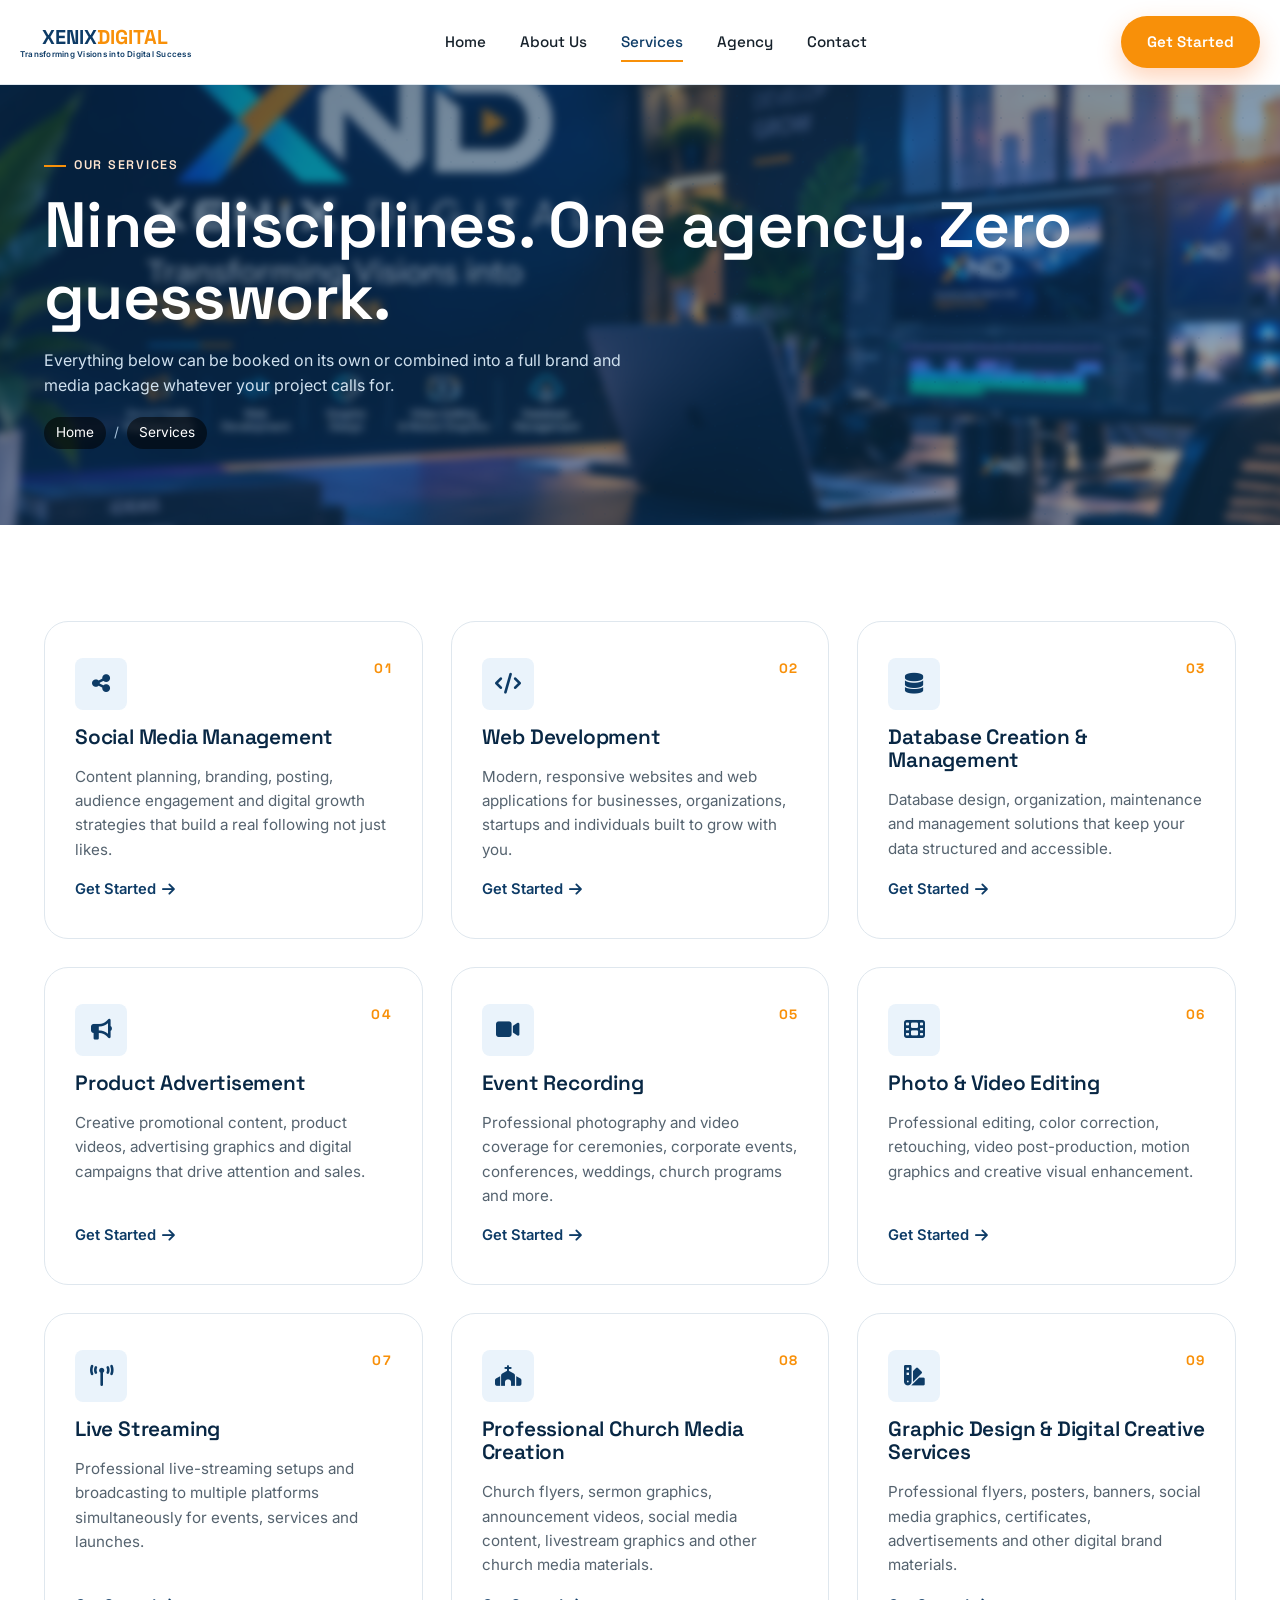
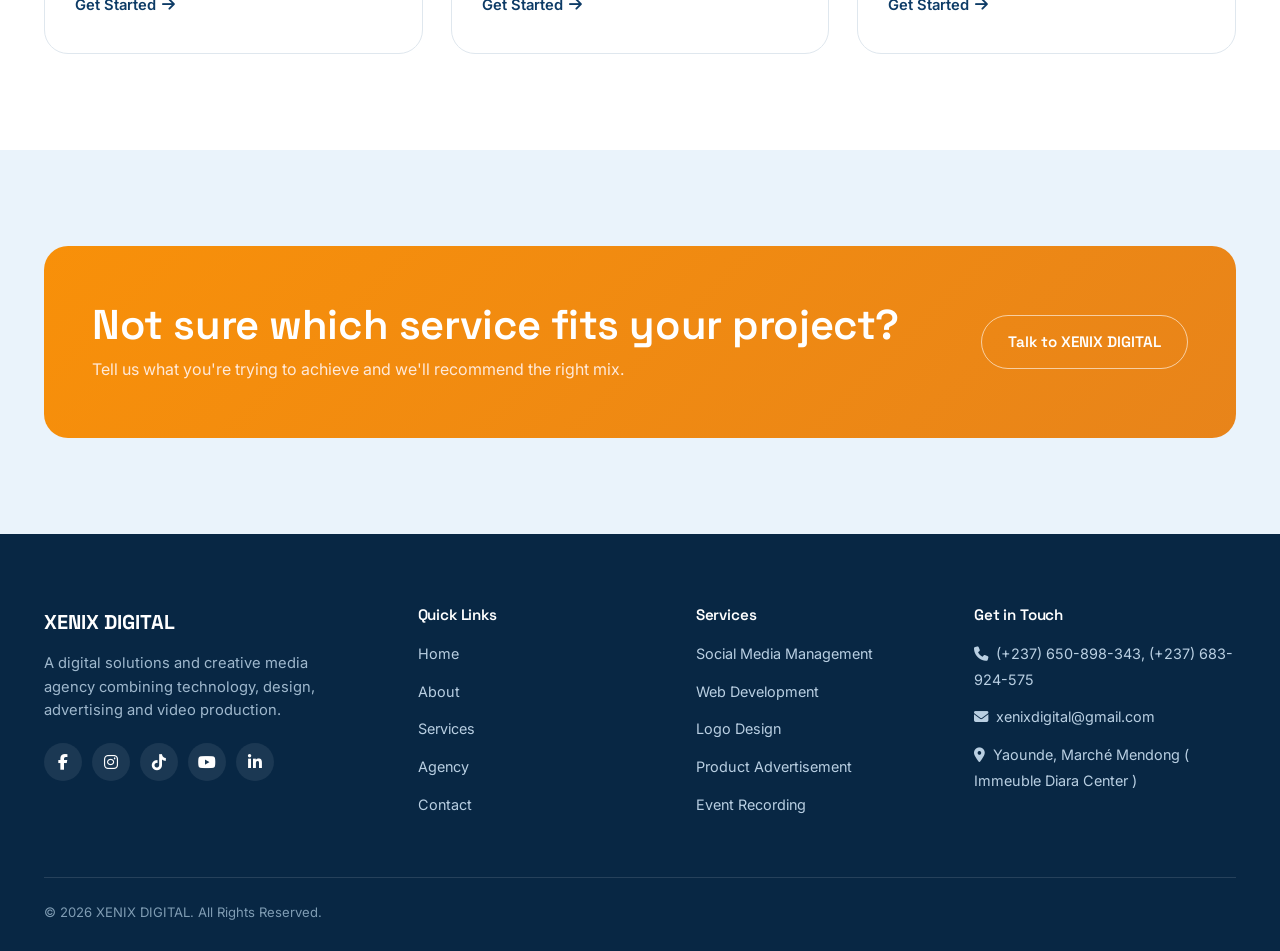
<file: services.html>
<!doctype html>
<html lang="en">
  <head>
    <meta charset="UTF-8" />
    <meta name="viewport" content="width=device-width, initial-scale=1.0" />
    <title>Services | XENIX DIGITAL</title>
    <meta
      name="description"
      content="Explore all 10 XENIX DIGITAL services: web development, social media management, logo design, database management, product advertisement, event recording, photo & video editing, live streaming, church media and graphic design."
    />
    <link rel="icon" type="image/svg+xml" href="assets/logos/favicon.svg" />
    <link rel="preconnect" href="https://fonts.googleapis.com" />
    <link
      href="https://fonts.googleapis.com/css2?family=Space+Grotesk:wght@500;600;700&family=Inter:wght@400;500;600&display=swap"
      rel="stylesheet"
    />
    <link
      rel="stylesheet"
      href="https://cdnjs.cloudflare.com/ajax/libs/font-awesome/6.5.1/css/all.min.css"
    />
    <link rel="stylesheet" href="css/style.css" />
  </head>
  <body>
    <header class="site-header">
      <div class="container nav">
        <a href="index.html" class="brand">
          <span class="brand-name">XENIX<span>DIGITAL</span></span>
          <span class="brand-slogan">Transforming Visions into Digital Success</span>
        </a>
        <nav class="nav-links" id="nav-links">
          <a href="index.html">Home</a>
          <a href="about.html">About Us</a>
          <a href="services.html">Services</a>
          <a href="agency.html">Agency</a>
          <a href="contact.html">Contact</a>
          <!-- <a href="contact.html" class="btn btn-primary">Get Started</a> -->
        </nav>
        <div class="nav-actions">
          <a href="contact.html" class="btn btn-primary">Get Started</a>
          <button
            class="nav-toggle"
            aria-label="Toggle navigation menu"
            aria-expanded="false"
          >
            <span></span><span></span><span></span>
          </button>
        </div>
      </div>
    </header>

    <section class="page-hero">
      <div class="dot-grid"></div>
      <div class="container">
        <p class="eyebrow">Our Services</p>
        <h1>Nine disciplines. One agency. Zero guesswork.</h1>
        <p>
          Everything below can be booked on its own or combined into a full
          brand and media package whatever your project calls for.
        </p>
        <div class="breadcrumb">
          <a href="index.html">Home</a><span>/</span><span>Services</span>
        </div>
      </div>
    </section>

    <section class="section">
      <div class="container">
        <div class="grid grid-3">
          <div class="service-card reveal">
            <div class="service-top">
              <div class="card-icon">
                <i class="fa-solid fa-share-nodes"></i>
              </div>
              <span class="service-num">01</span>
            </div>
            <h3>Social Media Management</h3>
            <p>
              Content planning, branding, posting, audience engagement and
              digital growth strategies that build a real following not just
              likes.
            </p>
            <a href="contact.html" class="btn-ghost"
              >Get Started <i class="fa-solid fa-arrow-right"></i
            ></a>
          </div>

          <div class="service-card reveal">
            <div class="service-top">
              <div class="card-icon"><i class="fa-solid fa-code"></i></div>
              <span class="service-num">02</span>
            </div>
            <h3>Web Development</h3>
            <p>
              Modern, responsive websites and web applications for businesses,
              organizations, startups and individuals built to grow with you.
            </p>
            <a href="contact.html" class="btn-ghost"
              >Get Started <i class="fa-solid fa-arrow-right"></i
            ></a>
          </div>

          <!-- <div class="service-card reveal">
        <div class="service-top">
          <div class="card-icon"><i class="fa-solid fa-pen-nib"></i></div>
          <span class="service-num">03</span>
        </div>
        <h3>Logo Design</h3>
        <p>Professional logos and visual identities designed to establish a strong, memorable brand presence from day one.</p>
        <a href="contact.html" class="btn-ghost">Get Started <i class="fa-solid fa-arrow-right"></i></a>
      </div> -->

          <div class="service-card reveal">
            <div class="service-top">
              <div class="card-icon"><i class="fa-solid fa-database"></i></div>
              <span class="service-num">03</span>
            </div>
            <h3>Database Creation &amp; Management</h3>
            <p>
              Database design, organization, maintenance and management
              solutions that keep your data structured and accessible.
            </p>
            <a href="contact.html" class="btn-ghost"
              >Get Started <i class="fa-solid fa-arrow-right"></i
            ></a>
          </div>

          <div class="service-card reveal">
            <div class="service-top">
              <div class="card-icon"><i class="fa-solid fa-bullhorn"></i></div>
              <span class="service-num">04</span>
            </div>
            <h3>Product Advertisement</h3>
            <p>
              Creative promotional content, product videos, advertising graphics
              and digital campaigns that drive attention and sales.
            </p>
            <a href="contact.html" class="btn-ghost"
              >Get Started <i class="fa-solid fa-arrow-right"></i
            ></a>
          </div>

          <div class="service-card reveal">
            <div class="service-top">
              <div class="card-icon"><i class="fa-solid fa-video"></i></div>
              <span class="service-num">05</span>
            </div>
            <h3>Event Recording</h3>
            <p>
              Professional photography and video coverage for ceremonies,
              corporate events, conferences, weddings, church programs and more.
            </p>
            <a href="contact.html" class="btn-ghost"
              >Get Started <i class="fa-solid fa-arrow-right"></i
            ></a>
          </div>

          <div class="service-card reveal">
            <div class="service-top">
              <div class="card-icon"><i class="fa-solid fa-film"></i></div>
              <span class="service-num">06</span>
            </div>
            <h3>Photo &amp; Video Editing</h3>
            <p>
              Professional editing, color correction, retouching, video
              post-production, motion graphics and creative visual enhancement.
            </p>
            <a href="contact.html" class="btn-ghost"
              >Get Started <i class="fa-solid fa-arrow-right"></i
            ></a>
          </div>

          <div class="service-card reveal">
            <div class="service-top">
              <div class="card-icon">
                <i class="fa-solid fa-tower-broadcast"></i>
              </div>
              <span class="service-num">07</span>
            </div>
            <h3>Live Streaming</h3>
            <p>
              Professional live-streaming setups and broadcasting to multiple
              platforms simultaneously for events, services and launches.
            </p>
            <a href="contact.html" class="btn-ghost"
              >Get Started <i class="fa-solid fa-arrow-right"></i
            ></a>
          </div>

          <div class="service-card reveal">
            <div class="service-top">
              <div class="card-icon"><i class="fa-solid fa-church"></i></div>
              <span class="service-num">08</span>
            </div>
            <h3>Professional Church Media Creation</h3>
            <p>
              Church flyers, sermon graphics, announcement videos, social media
              content, livestream graphics and other church media materials.
            </p>
            <a href="contact.html" class="btn-ghost"
              >Get Started <i class="fa-solid fa-arrow-right"></i
            ></a>
          </div>

          <div class="service-card reveal">
            <div class="service-top">
              <div class="card-icon">
                <i class="fa-solid fa-swatchbook"></i>
              </div>
              <span class="service-num">09</span>
            </div>
            <h3>Graphic Design &amp; Digital Creative Services</h3>
            <p>
              Professional flyers, posters, banners, social media graphics,
              certificates, advertisements and other digital brand materials.
            </p>
            <a href="contact.html" class="btn-ghost"
              >Get Started <i class="fa-solid fa-arrow-right"></i
            ></a>
          </div>
        </div>
      </div>
    </section>

    <section class="section section--blue">
      <div class="container">
        <div class="cta-band reveal">
          <div>
            <h2>Not sure which service fits your project?</h2>
            <p>
              Tell us what you're trying to achieve and we'll recommend the
              right mix.
            </p>
          </div>
          <a href="contact.html" class="btn btn-outline"
            >Talk to XENIX DIGITAL</a
          >
        </div>
      </div>
    </section>

    <footer class="site-footer">
      <div class="container">
        <div class="footer-grid">
          <div class="footer-brand">
            <a href="index.html" class="brand">
              <!-- <img src="assets/logos/xnd-mark.svg" alt="XND logo mark" class="brand-mark"> -->
              XENIX&nbsp;DIGITAL
            </a>
            <p>
              A digital solutions and creative media agency combining
              technology, design, advertising and video production.
            </p>
            <div class="footer-social">
              <a
                href="https://www.facebook.com/profile.php?id=100094573573445"
                aria-label="Facebook"
                ><i class="fa-brands fa-facebook-f"></i
              ></a>

              <a
                href="https://www.instagram.com/xenixdigital?igsi=YOUR_IG_PARAM"
                aria-label="Instagram"
                ><i class="fa-brands fa-instagram"></i
              ></a>

              <a
                href="https://www.tiktok.com/@xenix.digital?_r=1&_t=YOUR_TT_PARAM"
                aria-label="TikTok"
                ><i class="fa-brands fa-tiktok"></i
              ></a>

              <a
                href="https://youtube.com/@xenixdigital?si=YOUR_YT_PARAM"
                aria-label="YouTube"
                ><i class="fa-brands fa-youtube"></i
              ></a>

              <a
                href="https://www.linkedin.com/in/xenix-digital-0bab83432/"
                aria-label="LinkedIn"
                ><i class="fa-brands fa-linkedin-in"></i
              ></a>
            </div>
          </div>
          <div class="footer-col">
            <h4>Quick Links</h4>
            <ul>
              <li><a href="index.html">Home</a></li>
              <li><a href="about.html">About</a></li>
              <li><a href="services.html">Services</a></li>
              <li><a href="agency.html">Agency</a></li>
              <li><a href="contact.html">Contact</a></li>
            </ul>
          </div>
          <div class="footer-col">
            <h4>Services</h4>
            <ul>
              <li><a href="services.html">Social Media Management</a></li>
              <li><a href="services.html">Web Development</a></li>
              <li><a href="services.html">Logo Design</a></li>
              <li><a href="services.html">Product Advertisement</a></li>
              <li><a href="services.html">Event Recording</a></li>
            </ul>
          </div>
          <div class="footer-col">
            <h4>Get in Touch</h4>
            <ul>
              <li>
                <a href="tel:(+237)650898343"
                  ><i class="fa-solid fa-phone"></i>&nbsp; (+237) 650-898-343,
                  (+237) 683-924-575</a
                >
              </li>
              <li>
                <a href="mailto:xenixdigital@gmail.com"
                  ><i class="fa-solid fa-envelope"></i>&nbsp;
                  xenixdigital@gmail.com</a
                >
              </li>
              <li>
                <a href="#"
                  ><i class="fa-solid fa-location-dot"></i>&nbsp; Yaounde,
                  Marché Mendong ( Immeuble Diara Center )</a
                >
              </li>
            </ul>
          </div>
        </div>
        <div class="footer-bottom">
          <span
            >© <span id="year">2026</span> XENIX DIGITAL. All Rights
            Reserved.</span
          >
          <!-- <span>Built as a static site · Ready to expand</span> -->
        </div>
      </div>
    </footer>

    <script src="js/script.js"></script>
  </body>
</html>
</file>
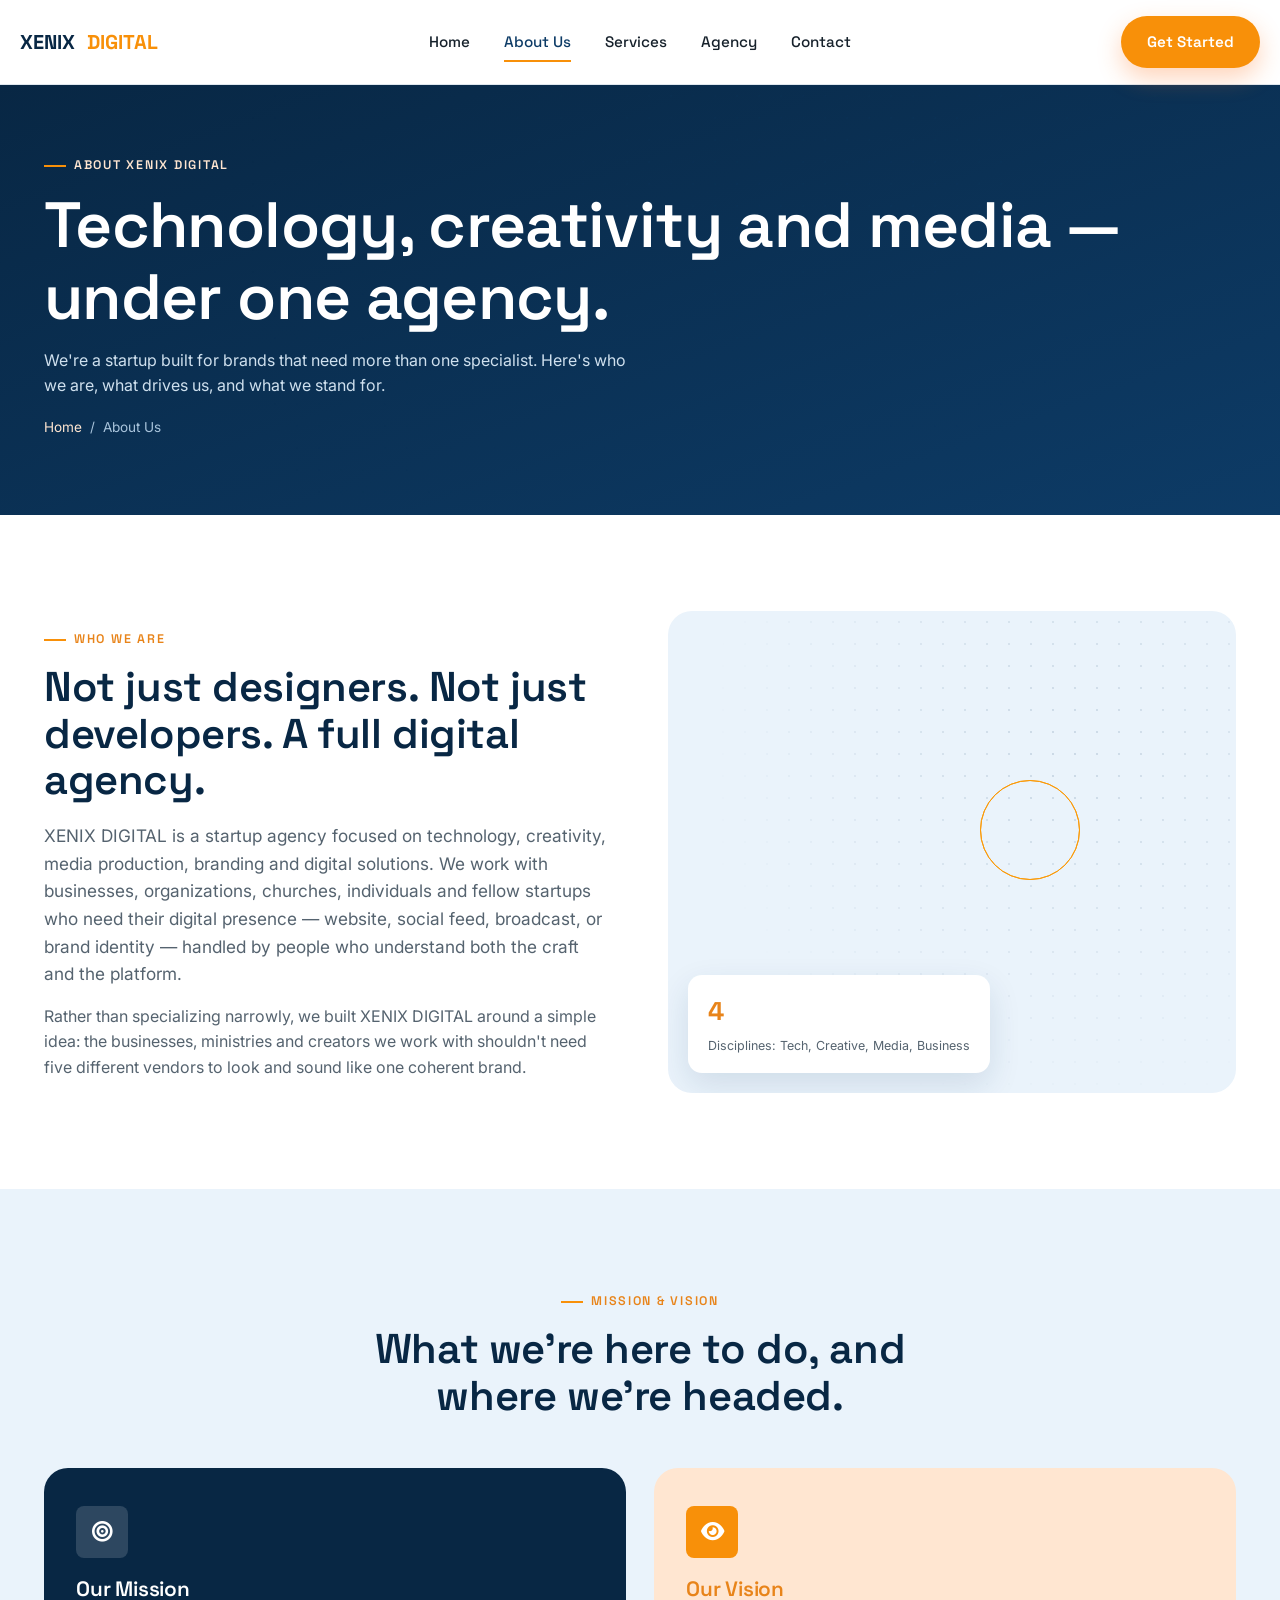
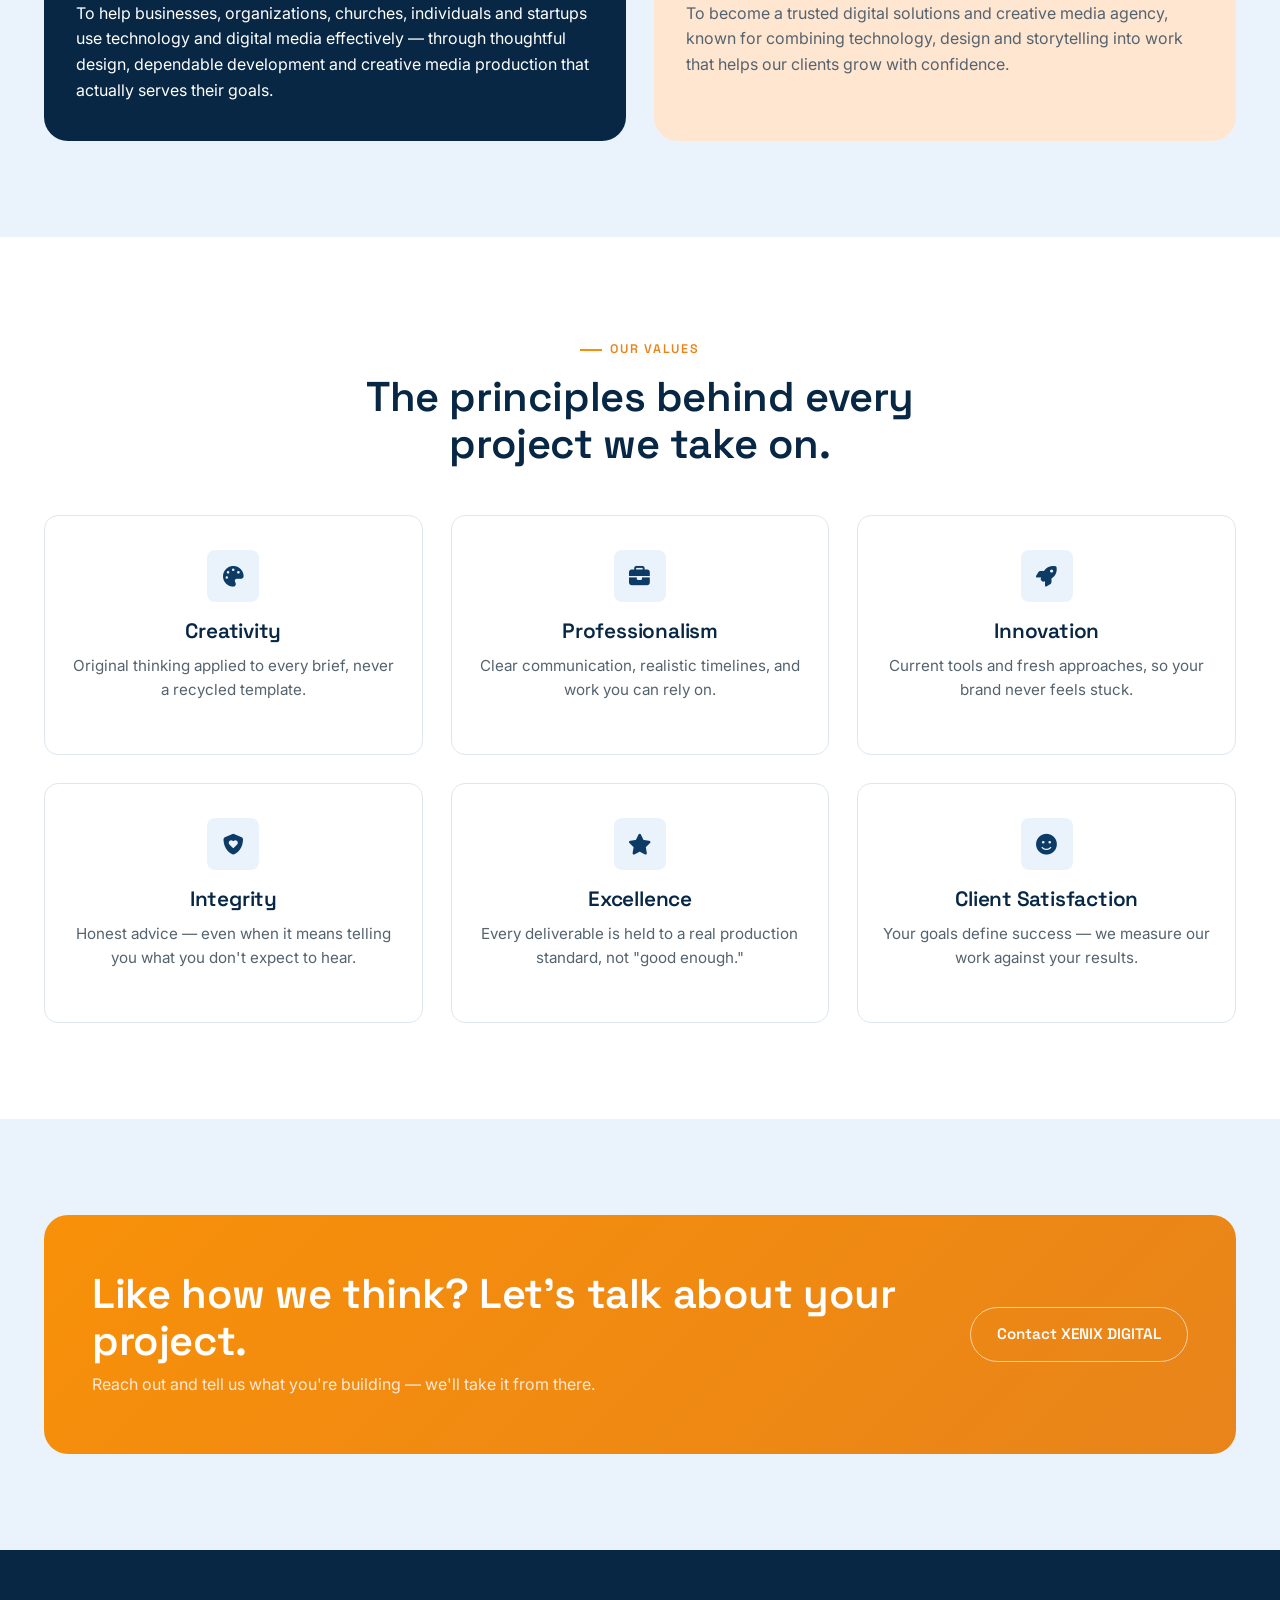
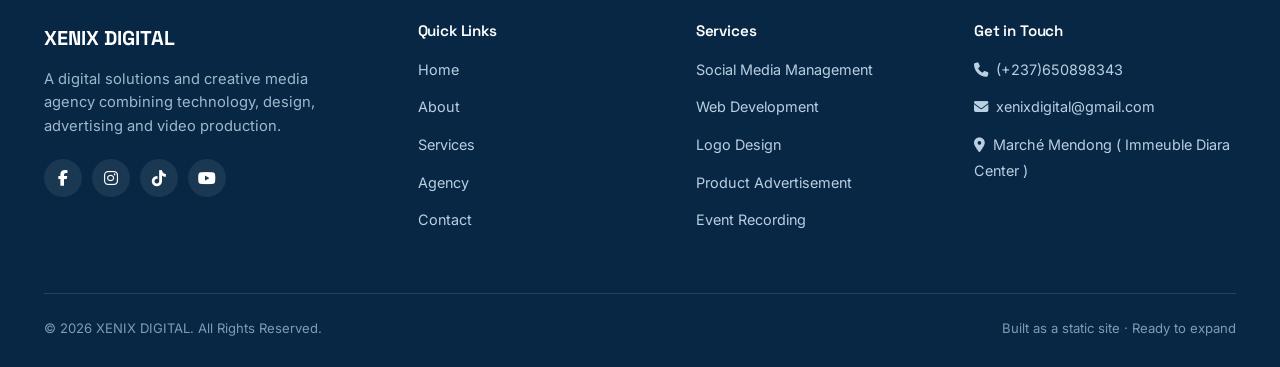
<file: xenix-digital/about.html>
<!DOCTYPE html>
<html lang="en">
<head>
<meta charset="UTF-8">
<meta name="viewport" content="width=device-width, initial-scale=1.0">
<title>About Us | XENIX DIGITAL</title>
<meta name="description" content="Learn who XENIX DIGITAL is — our mission, vision and values as a digital solutions and creative media agency.">
<link rel="icon" type="image/svg+xml" href="assets/logos/favicon.svg">
<link rel="preconnect" href="https://fonts.googleapis.com">
<link href="https://fonts.googleapis.com/css2?family=Space+Grotesk:wght@500;600;700&family=Inter:wght@400;500;600&display=swap" rel="stylesheet">
<link rel="stylesheet" href="https://cdnjs.cloudflare.com/ajax/libs/font-awesome/6.5.1/css/all.min.css">
<link rel="stylesheet" href="css/style.css">
</head>
<body>

<header class="site-header">
  <div class="container nav">
    <a href="index.html" class="brand">
      XENIX<span>DIGITAL</span>
    </a>
    <nav class="nav-links" id="nav-links">
      <a href="index.html">Home</a>
      <a href="about.html">About Us</a>
      <a href="services.html">Services</a>
      <a href="agency.html">Agency</a>
      <a href="contact.html">Contact</a>
      <!-- <a href="contact.html" class="btn btn-primary">Get Started</a> -->
    </nav>
    <div class="nav-actions">
      <a href="contact.html" class="btn btn-primary">Get Started</a>
      <button class="nav-toggle" aria-label="Toggle navigation menu" aria-expanded="false">
        <span></span><span></span><span></span>
      </button>
    </div>
  </div>
</header>

<section class="page-hero">
  <div class="dot-grid"></div>
  <div class="container">
    <p class="eyebrow">About XENIX DIGITAL</p>
    <h1>Technology, creativity and media — under one agency.</h1>
    <p>We're a startup built for brands that need more than one specialist. Here's who we are, what drives us, and what we stand for.</p>
    <div class="breadcrumb"><a href="index.html">Home</a><span>/</span><span>About Us</span></div>
  </div>
</section>

<section class="section">
  <div class="container split">
    <div class="reveal">
      <p class="eyebrow">Who We Are</p>
      <h2>Not just designers. Not just developers. A full digital agency.</h2>
      <p class="lede" style="margin:18px 0 0;">XENIX DIGITAL is a startup agency focused on technology, creativity, media production, branding and digital solutions. We work with businesses, organizations, churches, individuals and fellow startups who need their digital presence — website, social feed, broadcast, or brand identity — handled by people who understand both the craft and the platform.</p>
      <p style="margin-top:16px;">Rather than specializing narrowly, we built XENIX DIGITAL around a simple idea: the businesses, ministries and creators we work with shouldn't need five different vendors to look and sound like one coherent brand.</p>
    </div>
    <div class="split-visual reveal">
      <div class="dot-grid"></div>
      <div class="signal-rings">
        <span class="ring" style="width:100px;height:100px;top:35%;left:55%"></span>
        <span class="ring" style="width:100px;height:100px;top:35%;left:55%"></span>
      </div>
      <div class="stat-badge">
        <strong>4</strong>
        <span>Disciplines: Tech, Creative, Media, Business</span>
      </div>
    </div>
  </div>
</section>

<section class="section section--blue">
  <div class="container">
    <div class="section-head center reveal">
      <p class="eyebrow">Mission &amp; Vision</p>
      <h2>What we're here to do, and where we're headed.</h2>
    </div>
    <div class="mv-grid">
      <div class="mv-card mission reveal">
        <div class="card-icon"><i class="fa-solid fa-bullseye"></i></div>
        <h3>Our Mission</h3>
        <p>To help businesses, organizations, churches, individuals and startups use technology and digital media effectively — through thoughtful design, dependable development and creative media production that actually serves their goals.</p>
      </div>
      <div class="mv-card vision reveal">
        <div class="card-icon"><i class="fa-solid fa-eye"></i></div>
        <h3>Our Vision</h3>
        <p>To become a trusted digital solutions and creative media agency, known for combining technology, design and storytelling into work that helps our clients grow with confidence.</p>
      </div>
    </div>
  </div>
</section>

<section class="section">
  <div class="container">
    <div class="section-head center reveal">
      <p class="eyebrow">Our Values</p>
      <h2>The principles behind every project we take on.</h2>
    </div>
    <div class="grid grid-3">
      <div class="card value-card reveal">
        <div class="card-icon"><i class="fa-solid fa-palette"></i></div>
        <h3>Creativity</h3>
        <p>Original thinking applied to every brief, never a recycled template.</p>
      </div>
      <div class="card value-card reveal">
        <div class="card-icon"><i class="fa-solid fa-briefcase"></i></div>
        <h3>Professionalism</h3>
        <p>Clear communication, realistic timelines, and work you can rely on.</p>
      </div>
      <div class="card value-card reveal">
        <div class="card-icon"><i class="fa-solid fa-rocket"></i></div>
        <h3>Innovation</h3>
        <p>Current tools and fresh approaches, so your brand never feels stuck.</p>
      </div>
      <div class="card value-card reveal">
        <div class="card-icon"><i class="fa-solid fa-shield-heart"></i></div>
        <h3>Integrity</h3>
        <p>Honest advice — even when it means telling you what you don't expect to hear.</p>
      </div>
      <div class="card value-card reveal">
        <div class="card-icon"><i class="fa-solid fa-star"></i></div>
        <h3>Excellence</h3>
        <p>Every deliverable is held to a real production standard, not "good enough."</p>
      </div>
      <div class="card value-card reveal">
        <div class="card-icon"><i class="fa-solid fa-face-smile"></i></div>
        <h3>Client Satisfaction</h3>
        <p>Your goals define success — we measure our work against your results.</p>
      </div>
    </div>
  </div>
</section>

<section class="section section--blue">
  <div class="container">
    <div class="cta-band reveal">
      <div>
        <h2>Like how we think? Let's talk about your project.</h2>
        <p>Reach out and tell us what you're building — we'll take it from there.</p>
      </div>
      <a href="contact.html" class="btn btn-outline">Contact XENIX DIGITAL</a>
    </div>
  </div>
</section>

<footer class="site-footer">
  <div class="container">
    <div class="footer-grid">
      <div class="footer-brand">
        <a href="index.html" class="brand">
          <!-- <img src="assets/logos/xnd-mark.svg" alt="XND logo mark" class="brand-mark"> -->
          XENIX&nbsp;DIGITAL
        </a>
        <p>A digital solutions and creative media agency combining technology, design, advertising and video production.</p>
        <div class="footer-social">
          <a href="https://www.facebook.com/profile.php?id=100094573573445"
             aria-label="Facebook"><i class="fa-brands fa-facebook-f"></i></a>
        
          <a href="https://www.instagram.com/xenixdigital?igsi=YOUR_IG_PARAM"
             aria-label="Instagram"><i class="fa-brands fa-instagram"></i></a>
        
          <a href="https://www.tiktok.com/@xenix.digital?_r=1&_t=YOUR_TT_PARAM"
             aria-label="TikTok"><i class="fa-brands fa-tiktok"></i></a>
        
          <a href="https://youtube.com/@xenixdigital?si=YOUR_YT_PARAM"
             aria-label="YouTube"><i class="fa-brands fa-youtube"></i></a>
        
          <!-- <a href="YOUR_LINKEDIN_LINK" aria-label="LinkedIn"><i class="fa-brands fa-linkedin-in"></i></a> -->
        </div>
      </div>
      <div class="footer-col">
        <h4>Quick Links</h4>
        <ul>
          <li><a href="index.html">Home</a></li>
          <li><a href="about.html">About</a></li>
          <li><a href="services.html">Services</a></li>
          <li><a href="agency.html">Agency</a></li>
          <li><a href="contact.html">Contact</a></li>
        </ul>
      </div>
      <div class="footer-col">
        <h4>Services</h4>
        <ul>
          <li><a href="services.html">Social Media Management</a></li>
          <li><a href="services.html">Web Development</a></li>
          <li><a href="services.html">Logo Design</a></li>
          <li><a href="services.html">Product Advertisement</a></li>
          <li><a href="services.html">Event Recording</a></li>
        </ul>
      </div>
      <div class="footer-col">
        <h4>Get in Touch</h4>
        <ul>
          <li><a href="tel:(+237)650898343"><i class="fa-solid fa-phone"></i>&nbsp; (+237)650898343</a></li>
          <li><a href="mailto:xenixdigital@gmail.com"><i class="fa-solid fa-envelope"></i>&nbsp; xenixdigital@gmail.com</a></li>
          <li><a href="#"><i class="fa-solid fa-location-dot"></i>&nbsp; Marché Mendong ( Immeuble Diara Center )</a></li>
        </ul>
      </div>
    </div>
    <div class="footer-bottom">
      <span>© <span id="year">2026</span> XENIX DIGITAL. All Rights Reserved.</span>
      <span>Built as a static site · Ready to expand</span>
    </div>
  </div>
</footer>

<script src="js/script.js"></script>
</body>
</html>
</file>
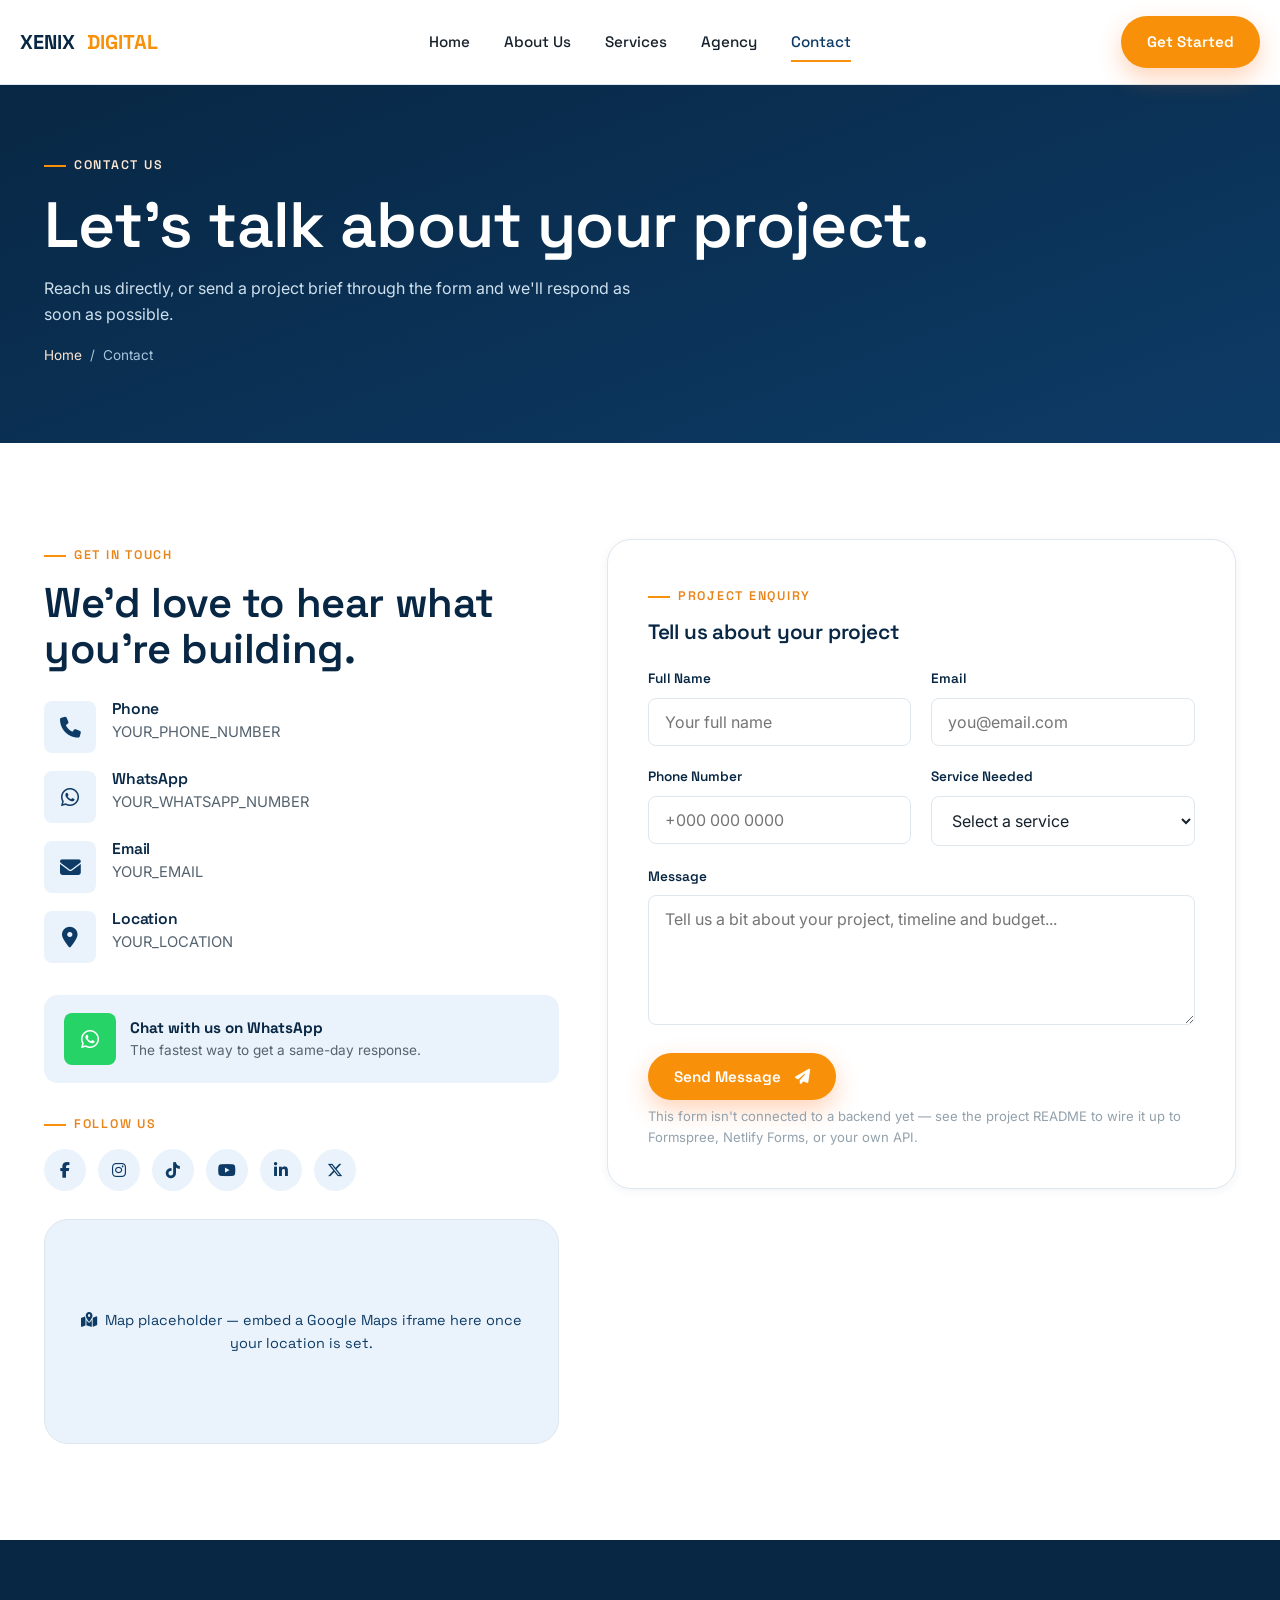
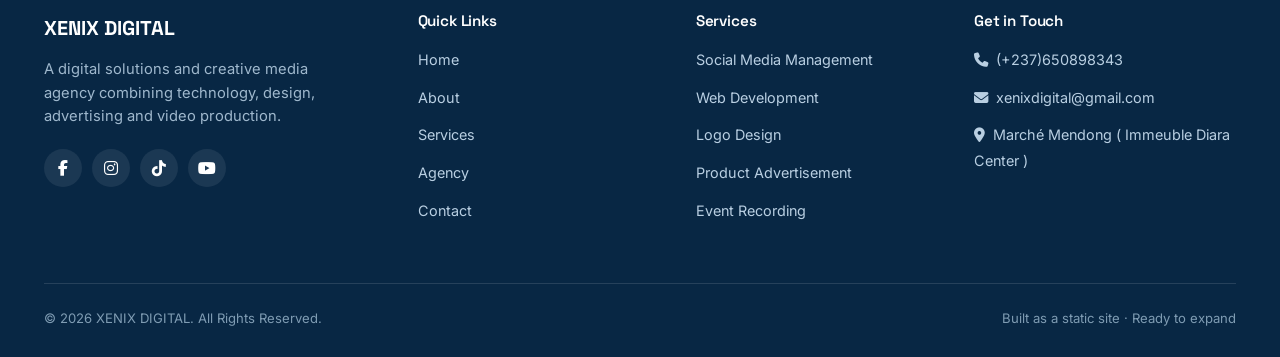
<file: xenix-digital/contact.html>
<!DOCTYPE html>
<html lang="en">
<head>
<meta charset="UTF-8">
<meta name="viewport" content="width=device-width, initial-scale=1.0">
<title>Contact Us | XENIX DIGITAL</title>
<meta name="description" content="Get in touch with XENIX DIGITAL — phone, WhatsApp, email and a project enquiry form.">
<link rel="icon" type="image/svg+xml" href="assets/logos/favicon.svg">
<link rel="preconnect" href="https://fonts.googleapis.com">
<link href="https://fonts.googleapis.com/css2?family=Space+Grotesk:wght@500;600;700&family=Inter:wght@400;500;600&display=swap" rel="stylesheet">
<link rel="stylesheet" href="https://cdnjs.cloudflare.com/ajax/libs/font-awesome/6.5.1/css/all.min.css">
<link rel="stylesheet" href="css/style.css">
</head>
<body>

<header class="site-header">
  <div class="container nav">
    <a href="index.html" class="brand">
      XENIX<span>DIGITAL</span>
    </a>
    <nav class="nav-links" id="nav-links">
      <a href="index.html">Home</a>
      <a href="about.html">About Us</a>
      <a href="services.html">Services</a>
      <a href="agency.html">Agency</a>
      <a href="contact.html">Contact</a>
    </nav>
    <div class="nav-actions">
      <a href="contact.html" class="btn btn-primary">Get Started</a>
      <button class="nav-toggle" aria-label="Toggle navigation menu" aria-expanded="false">
        <span></span><span></span><span></span>
      </button>
    </div>
  </div>
</header>

<section class="page-hero">
  <div class="dot-grid"></div>
  <div class="container">
    <p class="eyebrow">Contact Us</p>
    <h1>Let's talk about your project.</h1>
    <p>Reach us directly, or send a project brief through the form and we'll respond as soon as possible.</p>
    <div class="breadcrumb"><a href="index.html">Home</a><span>/</span><span>Contact</span></div>
  </div>
</section>

<section class="section">
  <div class="container contact-grid">

    <div class="reveal">
      <p class="eyebrow">Get in Touch</p>
      <h2>We'd love to hear what you're building.</h2>

      <div class="contact-info-list">
        <div class="contact-info-item">
          <div class="card-icon"><i class="fa-solid fa-phone"></i></div>
          <div>
            <h4>Phone</h4>
            <p>YOUR_PHONE_NUMBER</p>
          </div>
        </div>
        <div class="contact-info-item">
          <div class="card-icon"><i class="fa-brands fa-whatsapp"></i></div>
          <div>
            <h4>WhatsApp</h4>
            <p>YOUR_WHATSAPP_NUMBER</p>
          </div>
        </div>
        <div class="contact-info-item">
          <div class="card-icon"><i class="fa-solid fa-envelope"></i></div>
          <div>
            <h4>Email</h4>
            <p>YOUR_EMAIL</p>
          </div>
        </div>
        <div class="contact-info-item">
          <div class="card-icon"><i class="fa-solid fa-location-dot"></i></div>
          <div>
            <h4>Location</h4>
            <p>YOUR_LOCATION</p>
          </div>
        </div>
      </div>

      <a href="https://wa.me/YOUR_WHATSAPP_NUMBER" class="whatsapp-cta" target="_blank" rel="noopener">
        <div class="card-icon"><i class="fa-brands fa-whatsapp"></i></div>
        <div>
          <strong>Chat with us on WhatsApp</strong>
          <p>The fastest way to get a same-day response.</p>
        </div>
      </a>

      <p class="eyebrow" style="margin-top:32px;">Follow Us</p>
      <div class="social-row">
        <a href="YOUR_FACEBOOK_LINK" aria-label="Facebook"><i class="fa-brands fa-facebook-f"></i></a>
        <a href="YOUR_INSTAGRAM_LINK" aria-label="Instagram"><i class="fa-brands fa-instagram"></i></a>
        <a href="YOUR_TIKTOK_LINK" aria-label="TikTok"><i class="fa-brands fa-tiktok"></i></a>
        <a href="YOUR_YOUTUBE_LINK" aria-label="YouTube"><i class="fa-brands fa-youtube"></i></a>
        <a href="YOUR_LINKEDIN_LINK" aria-label="LinkedIn"><i class="fa-brands fa-linkedin-in"></i></a>
        <a href="YOUR_X_LINK" aria-label="X / Twitter"><i class="fa-brands fa-x-twitter"></i></a>
      </div>

      <div class="map-embed">
        <span><i class="fa-solid fa-map-location-dot"></i>&nbsp; Map placeholder — embed a Google Maps iframe here once your location is set.</span>
      </div>
    </div>

    <div class="reveal">
      <form class="contact-form" id="contact-form" action="#" method="POST">
        <p class="eyebrow">Project Enquiry</p>
        <h3 style="margin-bottom:24px;">Tell us about your project</h3>

        <div class="form-row">
          <div class="field">
            <label for="fullname">Full Name</label>
            <input type="text" id="fullname" name="fullname" placeholder="Your full name" required>
          </div>
          <div class="field">
            <label for="email">Email</label>
            <input type="email" id="email" name="email" placeholder="you@email.com" required>
          </div>
        </div>

        <div class="form-row">
          <div class="field">
            <label for="phone">Phone Number</label>
            <input type="tel" id="phone" name="phone" placeholder="+000 000 0000">
          </div>
          <div class="field">
            <label for="service">Service Needed</label>
            <select id="service" name="service" required>
              <option value="" disabled selected>Select a service</option>
              <option>Social Media Management</option>
              <option>Web Development</option>
              <option>Logo Design</option>
              <option>Database Creation &amp; Management</option>
              <option>Product Advertisement</option>
              <option>Event Recording</option>
              <option>Photo &amp; Video Editing</option>
              <option>Live Streaming</option>
              <option>Church Media Creation</option>
              <option>Graphic Design</option>
              <option>Other / Not Sure Yet</option>
            </select>
          </div>
        </div>

        <div class="field">
          <label for="message">Message</label>
          <textarea id="message" name="message" placeholder="Tell us a bit about your project, timeline and budget..." required></textarea>
        </div>

        <button type="submit" class="btn btn-primary">Send Message&nbsp;<i class="fa-solid fa-paper-plane"></i></button>
        <p class="form-note">This form isn't connected to a backend yet — see the project README to wire it up to Formspree, Netlify Forms, or your own API.</p>
        <div class="form-status" id="form-status"></div>
      </form>
    </div>

  </div>
</section>

<footer class="site-footer">
  <div class="container">
    <div class="footer-grid">
      <div class="footer-brand">
        <a href="index.html" class="brand">
          <!-- <img src="assets/logos/xnd-mark.svg" alt="XND logo mark" class="brand-mark"> -->
          XENIX&nbsp;DIGITAL
        </a>
        <p>A digital solutions and creative media agency combining technology, design, advertising and video production.</p>
        <div class="footer-social">
          <a href="https://www.facebook.com/profile.php?id=100094573573445"
             aria-label="Facebook"><i class="fa-brands fa-facebook-f"></i></a>
        
          <a href="https://www.instagram.com/xenixdigital?igsi=YOUR_IG_PARAM"
             aria-label="Instagram"><i class="fa-brands fa-instagram"></i></a>
        
          <a href="https://www.tiktok.com/@xenix.digital?_r=1&_t=YOUR_TT_PARAM"
             aria-label="TikTok"><i class="fa-brands fa-tiktok"></i></a>
        
          <a href="https://youtube.com/@xenixdigital?si=YOUR_YT_PARAM"
             aria-label="YouTube"><i class="fa-brands fa-youtube"></i></a>
        
          <!-- <a href="YOUR_LINKEDIN_LINK" aria-label="LinkedIn"><i class="fa-brands fa-linkedin-in"></i></a> -->
        </div>
      </div>
      <div class="footer-col">
        <h4>Quick Links</h4>
        <ul>
          <li><a href="index.html">Home</a></li>
          <li><a href="about.html">About</a></li>
          <li><a href="services.html">Services</a></li>
          <li><a href="agency.html">Agency</a></li>
          <li><a href="contact.html">Contact</a></li>
        </ul>
      </div>
      <div class="footer-col">
        <h4>Services</h4>
        <ul>
          <li><a href="services.html">Social Media Management</a></li>
          <li><a href="services.html">Web Development</a></li>
          <li><a href="services.html">Logo Design</a></li>
          <li><a href="services.html">Product Advertisement</a></li>
          <li><a href="services.html">Event Recording</a></li>
        </ul>
      </div>
      <div class="footer-col">
        <h4>Get in Touch</h4>
        <ul>
          <li><a href="tel:(+237)650898343"><i class="fa-solid fa-phone"></i>&nbsp; (+237)650898343</a></li>
          <li><a href="mailto:xenixdigital@gmail.com"><i class="fa-solid fa-envelope"></i>&nbsp; xenixdigital@gmail.com</a></li>
          <li><a href="#"><i class="fa-solid fa-location-dot"></i>&nbsp; Marché Mendong ( Immeuble Diara Center )</a></li>
        </ul>
      </div>
    </div>
    <div class="footer-bottom">
      <span>© <span id="year">2026</span> XENIX DIGITAL. All Rights Reserved.</span>
      <span>Built as a static site · Ready to expand</span>
    </div>
  </div>
</footer>

<script src="js/script.js"></script>
</body>
</html>
</file>
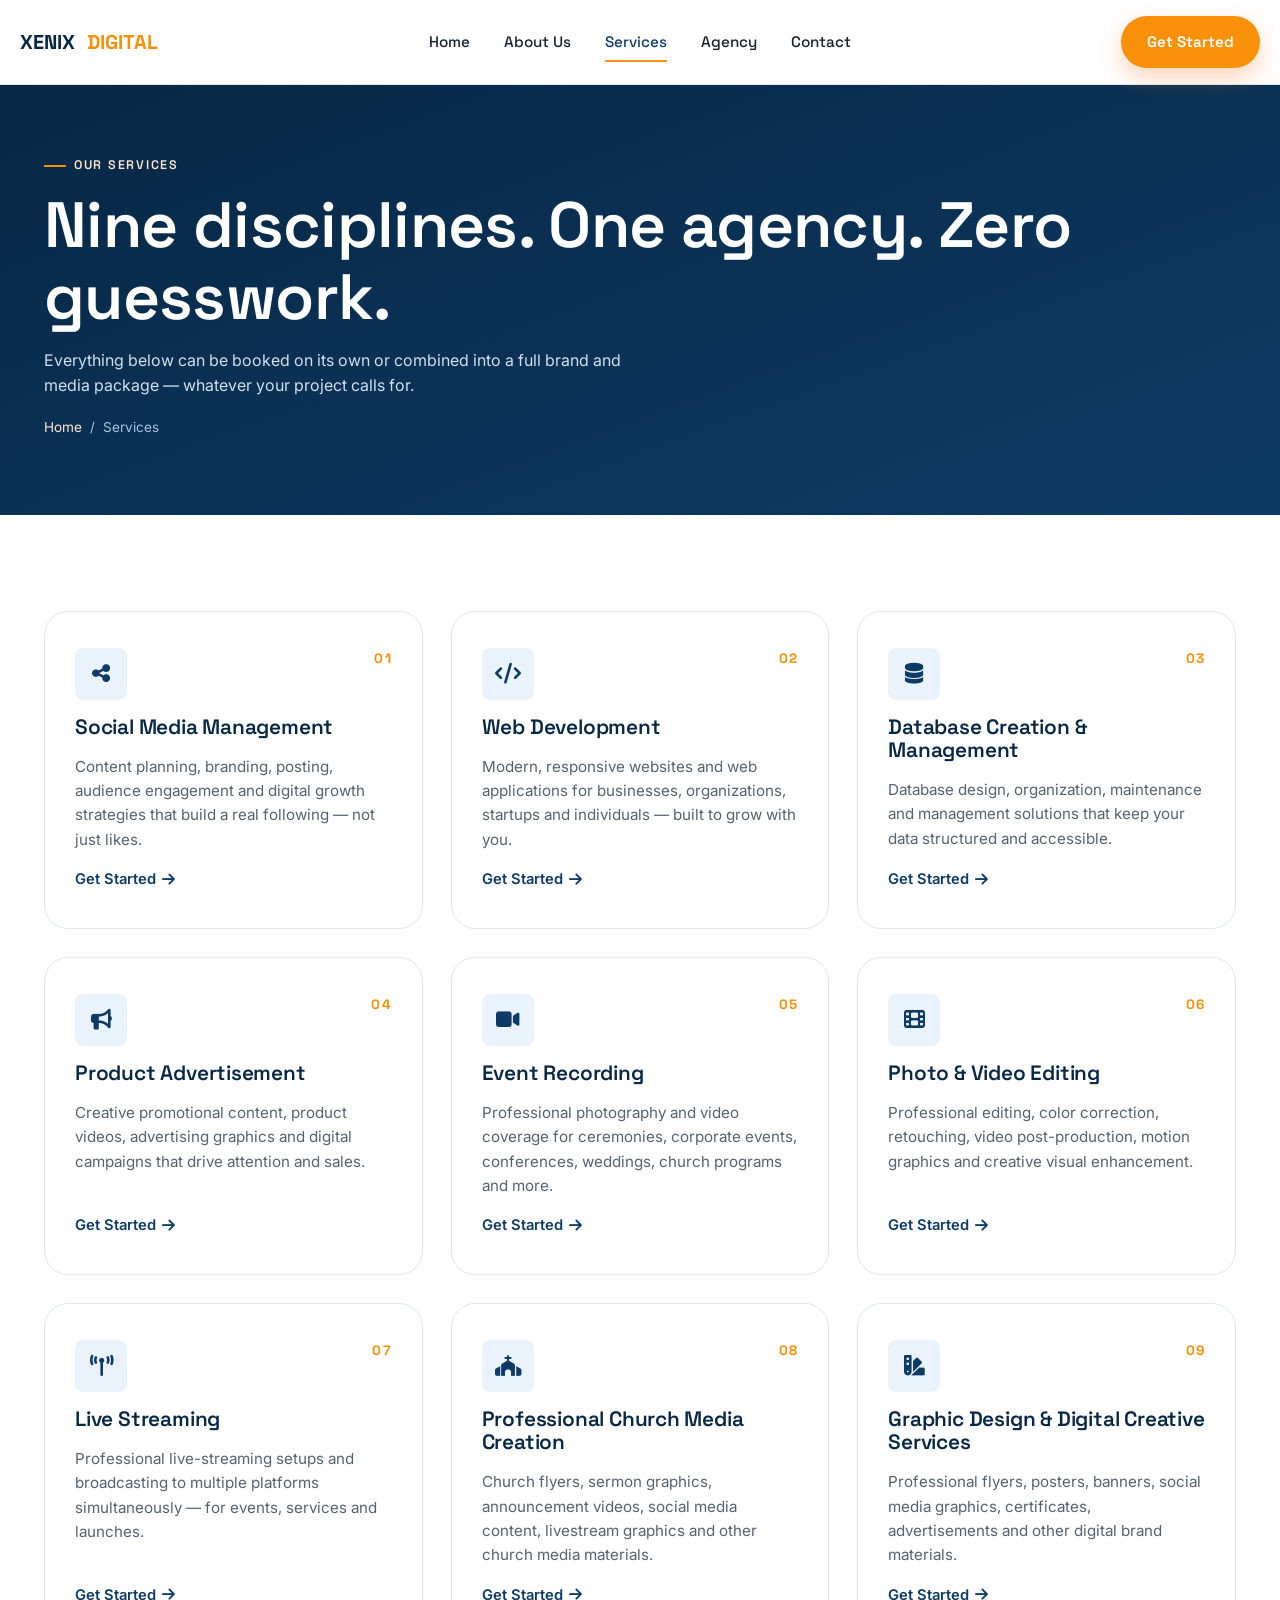
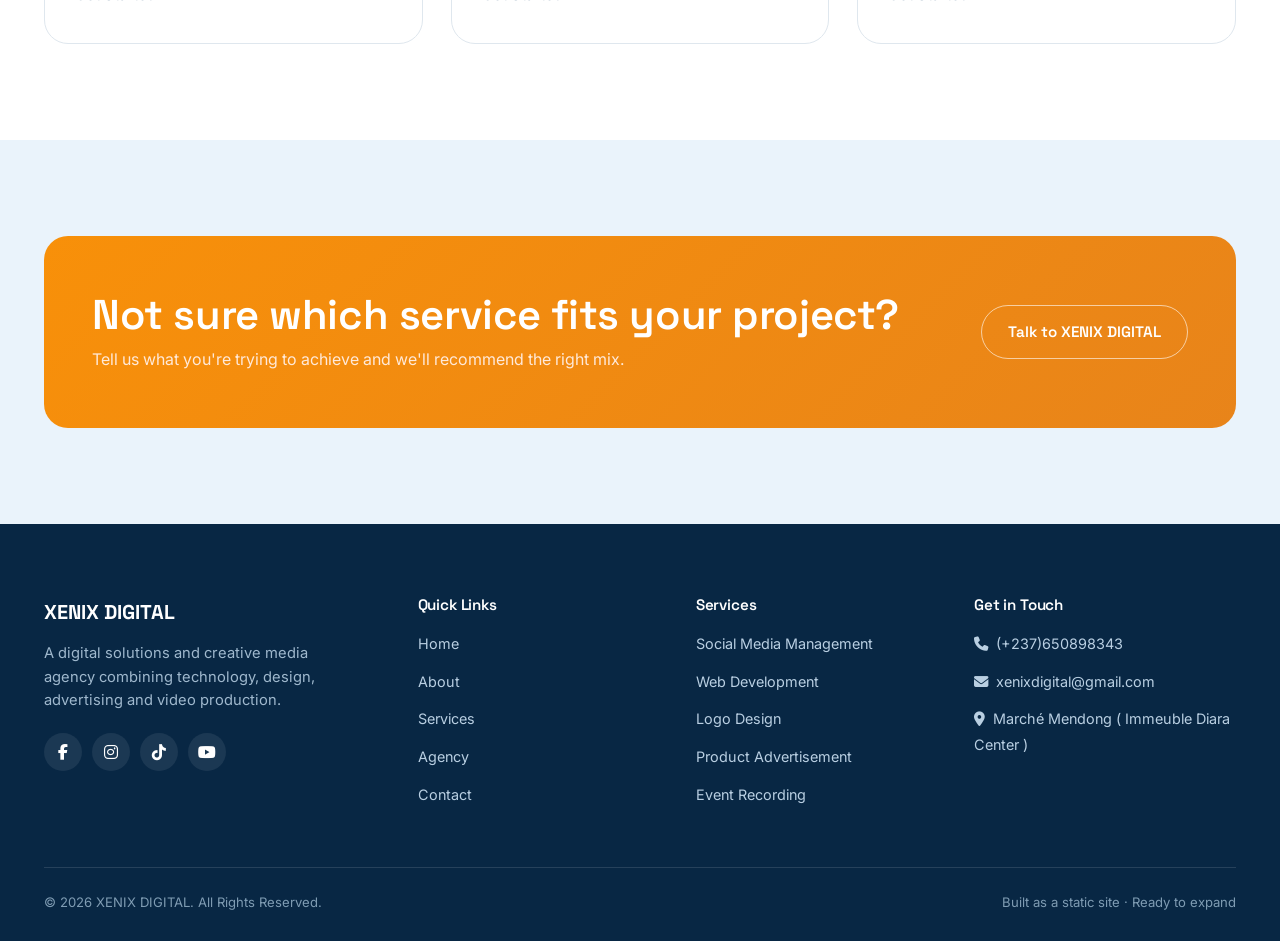
<file: xenix-digital/services.html>
<!DOCTYPE html>
<html lang="en">
<head>
<meta charset="UTF-8">
<meta name="viewport" content="width=device-width, initial-scale=1.0">
<title>Services | XENIX DIGITAL</title>
<meta name="description" content="Explore all 10 XENIX DIGITAL services: web development, social media management, logo design, database management, product advertisement, event recording, photo & video editing, live streaming, church media and graphic design.">
<link rel="icon" type="image/svg+xml" href="assets/logos/favicon.svg">
<link rel="preconnect" href="https://fonts.googleapis.com">
<link href="https://fonts.googleapis.com/css2?family=Space+Grotesk:wght@500;600;700&family=Inter:wght@400;500;600&display=swap" rel="stylesheet">
<link rel="stylesheet" href="https://cdnjs.cloudflare.com/ajax/libs/font-awesome/6.5.1/css/all.min.css">
<link rel="stylesheet" href="css/style.css">
</head>
<body>

<header class="site-header">
  <div class="container nav">
    <a href="index.html" class="brand">
      XENIX<span>DIGITAL</span>
    </a>
    <nav class="nav-links" id="nav-links">
      <a href="index.html">Home</a>
      <a href="about.html">About Us</a>
      <a href="services.html">Services</a>
      <a href="agency.html">Agency</a>
      <a href="contact.html">Contact</a>
      <!-- <a href="contact.html" class="btn btn-primary">Get Started</a> -->
    </nav>
    <div class="nav-actions">
      <a href="contact.html" class="btn btn-primary">Get Started</a>
      <button class="nav-toggle" aria-label="Toggle navigation menu" aria-expanded="false">
        <span></span><span></span><span></span>
      </button>
    </div>
  </div>
</header>

<section class="page-hero">
  <div class="dot-grid"></div>
  <div class="container">
    <p class="eyebrow">Our Services</p>
    <h1>Nine disciplines. One agency. Zero guesswork.</h1>
    <p>Everything below can be booked on its own or combined into a full brand and media package — whatever your project calls for.</p>
    <div class="breadcrumb"><a href="index.html">Home</a><span>/</span><span>Services</span></div>
  </div>
</section>

<section class="section">
  <div class="container">
    <div class="grid grid-3">

      <div class="service-card reveal">
        <div class="service-top">
          <div class="card-icon"><i class="fa-solid fa-share-nodes"></i></div>
          <span class="service-num">01</span>
        </div>
        <h3>Social Media Management</h3>
        <p>Content planning, branding, posting, audience engagement and digital growth strategies that build a real following — not just likes.</p>
        <a href="contact.html" class="btn-ghost">Get Started <i class="fa-solid fa-arrow-right"></i></a>
      </div>

      <div class="service-card reveal">
        <div class="service-top">
          <div class="card-icon"><i class="fa-solid fa-code"></i></div>
          <span class="service-num">02</span>
        </div>
        <h3>Web Development</h3>
        <p>Modern, responsive websites and web applications for businesses, organizations, startups and individuals — built to grow with you.</p>
        <a href="contact.html" class="btn-ghost">Get Started <i class="fa-solid fa-arrow-right"></i></a>
      </div>

      <!-- <div class="service-card reveal">
        <div class="service-top">
          <div class="card-icon"><i class="fa-solid fa-pen-nib"></i></div>
          <span class="service-num">03</span>
        </div>
        <h3>Logo Design</h3>
        <p>Professional logos and visual identities designed to establish a strong, memorable brand presence from day one.</p>
        <a href="contact.html" class="btn-ghost">Get Started <i class="fa-solid fa-arrow-right"></i></a>
      </div> -->

      <div class="service-card reveal">
        <div class="service-top">
          <div class="card-icon"><i class="fa-solid fa-database"></i></div>
          <span class="service-num">03</span>
        </div>
        <h3>Database Creation &amp; Management</h3>
        <p>Database design, organization, maintenance and management solutions that keep your data structured and accessible.</p>
        <a href="contact.html" class="btn-ghost">Get Started <i class="fa-solid fa-arrow-right"></i></a>
      </div>

      <div class="service-card reveal">
        <div class="service-top">
          <div class="card-icon"><i class="fa-solid fa-bullhorn"></i></div>
          <span class="service-num">04</span>
        </div>
        <h3>Product Advertisement</h3>
        <p>Creative promotional content, product videos, advertising graphics and digital campaigns that drive attention and sales.</p>
        <a href="contact.html" class="btn-ghost">Get Started <i class="fa-solid fa-arrow-right"></i></a>
      </div>

      <div class="service-card reveal">
        <div class="service-top">
          <div class="card-icon"><i class="fa-solid fa-video"></i></div>
          <span class="service-num">05</span>
        </div>
        <h3>Event Recording</h3>
        <p>Professional photography and video coverage for ceremonies, corporate events, conferences, weddings, church programs and more.</p>
        <a href="contact.html" class="btn-ghost">Get Started <i class="fa-solid fa-arrow-right"></i></a>
      </div>

      <div class="service-card reveal">
        <div class="service-top">
          <div class="card-icon"><i class="fa-solid fa-film"></i></div>
          <span class="service-num">06</span>
        </div>
        <h3>Photo &amp; Video Editing</h3>
        <p>Professional editing, color correction, retouching, video post-production, motion graphics and creative visual enhancement.</p>
        <a href="contact.html" class="btn-ghost">Get Started <i class="fa-solid fa-arrow-right"></i></a>
      </div>

      <div class="service-card reveal">
        <div class="service-top">
          <div class="card-icon"><i class="fa-solid fa-tower-broadcast"></i></div>
          <span class="service-num">07</span>
        </div>
        <h3>Live Streaming</h3>
        <p>Professional live-streaming setups and broadcasting to multiple platforms simultaneously — for events, services and launches.</p>
        <a href="contact.html" class="btn-ghost">Get Started <i class="fa-solid fa-arrow-right"></i></a>
      </div>

      <div class="service-card reveal">
        <div class="service-top">
          <div class="card-icon"><i class="fa-solid fa-church"></i></div>
          <span class="service-num">08</span>
        </div>
        <h3>Professional Church Media Creation</h3>
        <p>Church flyers, sermon graphics, announcement videos, social media content, livestream graphics and other church media materials.</p>
        <a href="contact.html" class="btn-ghost">Get Started <i class="fa-solid fa-arrow-right"></i></a>
      </div>

      <div class="service-card reveal">
        <div class="service-top">
          <div class="card-icon"><i class="fa-solid fa-swatchbook"></i></div>
          <span class="service-num">09</span>
        </div>
        <h3>Graphic Design &amp; Digital Creative Services</h3>
        <p>Professional flyers, posters, banners, social media graphics, certificates, advertisements and other digital brand materials.</p>
        <a href="contact.html" class="btn-ghost">Get Started <i class="fa-solid fa-arrow-right"></i></a>
      </div>

    </div>
  </div>
</section>

<section class="section section--blue">
  <div class="container">
    <div class="cta-band reveal">
      <div>
        <h2>Not sure which service fits your project?</h2>
        <p>Tell us what you're trying to achieve and we'll recommend the right mix.</p>
      </div>
      <a href="contact.html" class="btn btn-outline">Talk to XENIX DIGITAL</a>
    </div>
  </div>
</section>

<footer class="site-footer">
  <div class="container">
    <div class="footer-grid">
      <div class="footer-brand">
        <a href="index.html" class="brand">
          <!-- <img src="assets/logos/xnd-mark.svg" alt="XND logo mark" class="brand-mark"> -->
          XENIX&nbsp;DIGITAL
        </a>
        <p>A digital solutions and creative media agency combining technology, design, advertising and video production.</p>
        <div class="footer-social">
          <a href="https://www.facebook.com/profile.php?id=100094573573445"
             aria-label="Facebook"><i class="fa-brands fa-facebook-f"></i></a>
        
          <a href="https://www.instagram.com/xenixdigital?igsi=YOUR_IG_PARAM"
             aria-label="Instagram"><i class="fa-brands fa-instagram"></i></a>
        
          <a href="https://www.tiktok.com/@xenix.digital?_r=1&_t=YOUR_TT_PARAM"
             aria-label="TikTok"><i class="fa-brands fa-tiktok"></i></a>
        
          <a href="https://youtube.com/@xenixdigital?si=YOUR_YT_PARAM"
             aria-label="YouTube"><i class="fa-brands fa-youtube"></i></a>
        
          <!-- <a href="YOUR_LINKEDIN_LINK" aria-label="LinkedIn"><i class="fa-brands fa-linkedin-in"></i></a> -->
        </div>
      </div>
      <div class="footer-col">
        <h4>Quick Links</h4>
        <ul>
          <li><a href="index.html">Home</a></li>
          <li><a href="about.html">About</a></li>
          <li><a href="services.html">Services</a></li>
          <li><a href="agency.html">Agency</a></li>
          <li><a href="contact.html">Contact</a></li>
        </ul>
      </div>
      <div class="footer-col">
        <h4>Services</h4>
        <ul>
          <li><a href="services.html">Social Media Management</a></li>
          <li><a href="services.html">Web Development</a></li>
          <li><a href="services.html">Logo Design</a></li>
          <li><a href="services.html">Product Advertisement</a></li>
          <li><a href="services.html">Event Recording</a></li>
        </ul>
      </div>
      <div class="footer-col">
        <h4>Get in Touch</h4>
        <ul>
          <li><a href="tel:(+237)650898343"><i class="fa-solid fa-phone"></i>&nbsp; (+237)650898343</a></li>
          <li><a href="mailto:xenixdigital@gmail.com"><i class="fa-solid fa-envelope"></i>&nbsp; xenixdigital@gmail.com</a></li>
          <li><a href="#"><i class="fa-solid fa-location-dot"></i>&nbsp; Marché Mendong ( Immeuble Diara Center )</a></li>
        </ul>
      </div>
    </div>
    <div class="footer-bottom">
      <span>© <span id="year">2026</span> XENIX DIGITAL. All Rights Reserved.</span>
      <span>Built as a static site · Ready to expand</span>
    </div>
  </div>
</footer>

<script src="js/script.js"></script>
</body>
</html>
</file>
<file: css/style.css>
/* ==========================================================================
   XENIX DIGITAL — Design System
   Signature motif: "signal" — concentric broadcast rings + bar pulses,
   nodding to the agency's live-streaming / media-broadcast DNA.
   ========================================================================== */

:root {
  /* Brand palette */
  --primary-blue: #0d3b66;
  --primary-blue-deep: #082744;
  --light-blue: #eaf3fb;
  --light-blue-2: #d7e9f9;
  --primary-orange: #f89009;
  --primary-orange-deep: #e8841a;
  --light-orange: #ffe6d1;
  --white: #ffffff;
  --dark: #16212b;
  --gray: #55636f;
  --gray-light: #93a1ac;
  --border: #dfe7ee;

  /* Type */
  --font-display: "Space Grotesk", "Sora", sans-serif;
  --font-body: "Inter", sans-serif;

  /* Layout */
  --max-width: 1240px;
  --radius-sm: 8px;
  --radius-md: 14px;
  --radius-lg: 24px;
  --shadow-sm: 0 2px 10px rgba(13, 59, 102, 0.06);
  --shadow-md: 0 12px 32px rgba(13, 59, 102, 0.12);
  --shadow-lg: 0 24px 60px rgba(8, 39, 68, 0.18);
  --transition: 0.25s cubic-bezier(0.4, 0, 0.2, 1);
}

/* ---------- Reset ---------- */
*,
*::before,
*::after {
  box-sizing: border-box;
  margin: 0;
  padding: 0;
}

html {
  scroll-behavior: smooth;
}

@media (prefers-reduced-motion: reduce) {
  html {
    scroll-behavior: auto;
  }
  *,
  *::before,
  *::after {
    animation-duration: 0.001ms !important;
    animation-iteration-count: 1 !important;
    transition-duration: 0.001ms !important;
    scroll-behavior: auto !important;
  }
}

body {
  font-family: var(--font-body);
  color: var(--dark);
  background: var(--white);
  line-height: 1.6;
  overflow-x: hidden;
  -webkit-font-smoothing: antialiased;
}

img,
video {
  max-width: 100%;
  display: block;
}

a {
  color: inherit;
  text-decoration: none;
}

ul {
  list-style: none;
}

button {
  font-family: inherit;
  cursor: pointer;
  border: none;
  background: none;
}

input,
textarea,
select {
  font-family: inherit;
  font-size: 1rem;
}

:focus-visible {
  outline: 3px solid var(--primary-orange);
  outline-offset: 3px;
}

.container {
  width: 100%;
  max-width: var(--max-width);
  margin: 0 auto;
  padding: 0 24px;
}

.section {
  padding: 96px 0;
}

.section--tight {
  padding: 64px 0;
}

.section--blue {
  background: var(--light-blue);
}

.section--dark {
  background: var(--primary-blue-deep);
  color: var(--white);
}

/* ---------- Typography ---------- */
h1,
h2,
h3,
h4 {
  font-family: var(--font-display);
  font-weight: 600;
  line-height: 1.12;
  color: var(--primary-blue-deep);
  letter-spacing: -0.01em;
}

.section--dark h1,
.section--dark h2,
.section--dark h3 {
  color: var(--white);
}

h1 {
  font-size: clamp(2.4rem, 5vw, 4rem);
}

h2 {
  font-size: clamp(1.9rem, 3.4vw, 2.6rem);
}

h3 {
  font-size: 1.3rem;
}

p {
  color: var(--gray);
}

.eyebrow {
  display: inline-flex;
  align-items: center;
  gap: 8px;
  font-family: var(--font-display);
  font-size: 0.78rem;
  font-weight: 600;
  letter-spacing: 0.14em;
  text-transform: uppercase;
  color: var(--primary-orange-deep);
  margin-bottom: 14px;
}

.eyebrow::before {
  content: "";
  width: 22px;
  height: 2px;
  background: var(--primary-orange);
  display: inline-block;
}

.section--dark .eyebrow,
.section--dark .eyebrow::before {
  color: var(--light-orange);
}

.section-head {
  max-width: 640px;
  margin-bottom: 48px;
}

.section-head.center {
  margin-left: auto;
  margin-right: auto;
  text-align: center;
}

.lede {
  font-size: 1.08rem;
  color: var(--gray);
  max-width: 60ch;
}

.section--dark .lede,
.section--dark p {
  color: #c3d5e5;
}

/* ---------- Buttons ---------- */
.btn {
  display: inline-flex;
  align-items: center;
  gap: 10px;
  font-family: var(--font-display);
  font-weight: 600;
  font-size: 0.95rem;
  padding: 14px 26px;
  border-radius: 100px;
  transition:
    transform var(--transition),
    box-shadow var(--transition),
    background var(--transition),
    color var(--transition);
  white-space: nowrap;
}

.btn-primary {
  background: var(--primary-orange);
  color: var(--white);
  box-shadow: 0 10px 24px rgba(255, 122, 41, 0.32);
}

.btn-primary:hover {
  background: var(--primary-orange-deep);
  transform: translateY(-2px);
  box-shadow: 0 14px 30px rgba(255, 122, 41, 0.4);
}

.btn-outline {
  background: transparent;
  color: var(--white);
  border: 1.5px solid var(--white);
}

.btn-outline:hover {
  background: var(--primary-blue);
  color: var(--white);
  transform: translateY(-2px);
}

.section--dark .btn-outline {
  color: var(--white);
  border-color: rgba(255, 255, 255, 0.5);
}

.section--dark .btn-outline:hover {
  background: var(--white);
  color: var(--primary-blue-deep);
}

.btn-ghost {
  color: var(--primary-blue);
  font-weight: 600;
  font-size: 0.92rem;
  display: inline-flex;
  align-items: center;
  gap: 6px;
}

.btn-ghost i,
.btn-ghost svg {
  transition: transform var(--transition);
}

.btn-ghost:hover i,
.btn-ghost:hover svg {
  transform: translateX(4px);
}

.btn-row {
  display: flex;
  gap: 16px;
  flex-wrap: wrap;
  margin-top: 8px;
}

/* ==========================================================================
   Signature motif — signal rings & bars
   ========================================================================== */

.signal-mark {
  position: relative;
  width: 34px;
  height: 34px;
  flex-shrink: 0;
}

.signal-mark span {
  position: absolute;
  bottom: 0;
  width: 6px;
  background: var(--primary-orange);
  border-radius: 2px;
}

.signal-mark span:nth-child(1) {
  left: 0;
  height: 40%;
  background: var(--primary-blue);
}
.signal-mark span:nth-child(2) {
  left: 9px;
  height: 100%;
}
.signal-mark span:nth-child(3) {
  left: 18px;
  height: 65%;
  background: var(--primary-blue);
}
.signal-mark span:nth-child(4) {
  left: 27px;
  height: 80%;
  background: var(--primary-orange);
  opacity: 0.7;
}

.signal-rings {
  position: absolute;
  inset: 0;
  pointer-events: none;
  z-index: 0;
}

.signal-rings .ring {
  position: absolute;
  border-radius: 50%;
  border: 1.5px solid rgb(251, 154, 8);
  animation: ring-pulse 4.5s ease-out infinite;
}

.signal-rings .ring:nth-child(2) {
  animation-delay: 1.1s;
}
.signal-rings .ring:nth-child(3) {
  animation-delay: 2.2s;
}

@keyframes ring-pulse {
  0% {
    transform: scale(0.6);
    opacity: 0.9;
  }
  100% {
    transform: scale(1.9);
    opacity: 0;
  }
}

.dot-grid {
  position: absolute;
  inset: 0;
  background-image: radial-gradient(
    rgba(13, 59, 102, 0.14) 1.4px,
    transparent 1.4px
  );
  background-size: 22px 22px;
  mask-image: radial-gradient(circle at 70% 30%, black, transparent 70%);
  pointer-events: none;
}

/* ==========================================================================
   Header / Navigation
   ========================================================================== */

.site-header {
  position: sticky;
  top: 0;
  z-index: 100;
  background: rgba(255, 255, 255, 0.88);
  backdrop-filter: blur(10px);
  border-bottom: 1px solid var(--border);
}

.nav {
  display: flex;
  align-items: center;
  justify-content: space-between;
  padding: 16px 0;
}

.brand {
  display: flex;
  align-items: center;
  gap: 12px;
  font-family: var(--font-display);
  font-weight: 700;
  font-size: 1.25rem;
  color: var(--primary-blue-deep);
}

.brand span {
  color: var(--primary-blue);
}

.brand-mark {
  height: 30px;
  width: auto;
  display: block;
  flex-shrink: 0;
}

.footer-brand .brand-mark {
  height: 34px;
}

.site-header .brand {
  flex-direction: column;
  align-items: center;
  gap: 1px;
  line-height: 1.15;
  text-align: center;
}

.brand-name {
  font-family: var(--font-display);
  font-weight: 700;
  font-size: 1.25rem;
  color: var(--primary-blue-deep);
}

.brand-name span {
  color: var(--primary-orange);
}

.brand-slogan {
  display: block;
  font-family: var(--font-body);
  font-size: 0.5rem;
  font-weight: 600;
  letter-spacing: 0.03em;
  color: var(--gray);
}

.nav-links {
  display: flex;
  align-items: center;
  gap: 34px;
}

.nav-links a {
  font-family: var(--font-display);
  font-size: 0.95rem;
  font-weight: 500;
  color: var(--dark);
  position: relative;
  padding: 6px 0;
  transition: color var(--transition);
}

.nav-links a::after {
  content: "";
  position: absolute;
  left: 0;
  bottom: -2px;
  width: 0;
  height: 2px;
  background: var(--primary-orange);
  transition: width var(--transition);
}

.nav-links a:hover,
.nav-links a[aria-current="page"] {
  color: var(--primary-blue);
}

.nav-links a:hover::after,
.nav-links a[aria-current="page"]::after {
  width: 100%;
}

.nav-actions {
  display: flex;
  align-items: center;
  gap: 20px;
}

.nav-toggle {
  display: none;
  flex-direction: column;
  justify-content: center;
  gap: 5px;
  width: 40px;
  height: 40px;
  align-items: center;
}

.nav-toggle span {
  width: 22px;
  height: 2px;
  background: var(--primary-blue-deep);
  border-radius: 2px;
  transition:
    transform var(--transition),
    opacity var(--transition);
}

.nav-toggle.open span:nth-child(1) {
  transform: translateY(7px) rotate(45deg);
}
.nav-toggle.open span:nth-child(2) {
  opacity: 0;
}
.nav-toggle.open span:nth-child(3) {
  transform: translateY(-7px) rotate(-45deg);
}

@media (max-width: 880px) {
  .nav-toggle {
    display: flex;
  }

  .nav-links {
    position: fixed;
    inset: 68px 0 0 0;
    background: var(--white);
    flex-direction: column;
    align-items: flex-start;
    gap: 0;
    padding: 12px 24px 24px;
    transform: translateY(-12px);
    opacity: 0;
    visibility: hidden;
    transition:
      opacity var(--transition),
      transform var(--transition),
      visibility var(--transition);
    border-bottom: 1px solid var(--border);
    box-shadow: var(--shadow-md);
  }

  .nav-links.open {
    opacity: 1;
    transform: translateY(0);
    visibility: visible;
  }

  .nav-links a {
    width: 100%;
    padding: 14px 0;
    border-bottom: 1px solid var(--border);
  }

  .nav-actions .btn-primary {
    display: none;
  }

  .nav-links .btn-primary {
    display: inline-flex;
    margin-top: 16px;
  }
}

/* ==========================================================================
   Hero
   ========================================================================== */

.hero {
  position: relative;
  padding: 88px 0 110px;
  min-height: 640px;
  display: flex;
  flex-direction: column;
  justify-content: flex-end;
  color: var(--white);
  overflow: hidden;
}

.hero::before {
  content: "";
  position: absolute;
  top: -15px;
  left: -15px;
  right: -15px;
  bottom: -15px;
  background-image:
    linear-gradient(
      160deg,
      rgba(8, 39, 68, 0.62) 0%,
      rgba(13, 59, 102, 0.5) 55%,
      rgba(18, 80, 127, 0.42) 100%
    ),
    url("../assets/images/hero-bg.jpg");
  background-size: cover;
  background-position: center;
  background-repeat: no-repeat;
  filter: blur(2px);
  z-index: 0;
}

.hero .container {
  position: relative;
  z-index: 2;
}

.hero .container {
  position: relative;
  z-index: 2;
}

.hero-copy .eyebrow {
  color: var(--light-orange);
}
.hero-copy .eyebrow::before {
  background: var(--primary-orange);
}

.hero-copy p {
  color: #cfe0ee;
  font-size: 1.08rem;
  max-width: 52ch;
  margin-bottom: 34px;
}

.hero-stats {
  display: flex;
  flex-wrap: wrap;
  gap: 10px;
  margin-top: 32px;
}

.hero-stat {
  background: rgba(8, 39, 68, 0.55);
  border: 1px solid rgba(255, 255, 255, 0.16);
  border-radius: var(--radius-md);
  padding: 10px 14px;
  min-width: 0;
  flex: 1 1 140px;
  transition:
    background var(--transition),
    transform var(--transition);
}

.hero-stat:hover {
  background: var(--white);
  transform: translateY(-2px);
}

.hero-stat strong {
  display: block;
  font-family: var(--font-display);
  font-size: 1.1rem;
  color: var(--white);
  transition: color var(--transition);
}

.hero-stat span {
  font-size: 0.7rem;
  color: #b9cfe2;
  transition: color var(--transition);
}

.hero-stat:hover strong {
  color: var(--primary-blue-deep);
}

.hero-stat:hover span {
  color: var(--gray);
}

/* ==========================================================================
   Page header (interior pages)
   ========================================================================== */

.page-hero {
  position: relative;
  padding: 64px 0 76px;
  color: var(--white);
  overflow: hidden;
}

.page-hero::before {
  content: "";
  position: absolute;
  top: -15px;
  left: -15px;
  right: -15px;
  bottom: -15px;
  background-image:
    linear-gradient(
      160deg,
      rgba(8, 39, 68, 0.62) 0%,
      rgba(13, 59, 102, 0.5) 55%,
      rgba(18, 80, 127, 0.42) 100%
    ),
    url("../assets/images/hero-bg.jpg");
  background-size: cover;
  background-position: center;
  background-repeat: no-repeat;
  filter: blur(4px);
  z-index: 0;
}

.page-hero .container {
  position: relative;
  z-index: 2;
}

.page-hero .eyebrow {
  color: var(--light-orange);
}

.page-hero h1 {
  color: var(--white);
  margin-bottom: 14px;
}

.page-hero p {
  max-width: 60ch;
  color: #cfe0ee;
}

.breadcrumb {
  display: flex;
  align-items: center;
  gap: 8px;
  font-size: 0.85rem;
  color: #a9c4dc;
  margin-top: 18px;
}

.breadcrumb a,
.breadcrumb span:last-child {
  background: rgba(0, 0, 0, 0.55);
  color: var(--white);
  padding: 5px 12px;
  border-radius: 100px;
  transition: background var(--transition);
}

.breadcrumb a:hover {
  background: rgba(255, 255, 255, 0.75);
  color: #e8841a;
}

/* ==========================================================================
   Cards — services / values / staff / video
   ========================================================================== */

.grid {
  display: grid;
  gap: 28px;
}

.grid-3 {
  grid-template-columns: repeat(3, 1fr);
}

.grid-4 {
  grid-template-columns: repeat(4, 1fr);
}

.grid-2 {
  grid-template-columns: repeat(2, 1fr);
}

@media (max-width: 980px) {
  .grid-3,
  .grid-4 {
    grid-template-columns: repeat(2, 1fr);
  }
}

@media (max-width: 620px) {
  .grid-2,
  .grid-3,
  .grid-4 {
    grid-template-columns: 1fr;
  }
}

.card {
  background: var(--white);
  border: 1px solid var(--border);
  border-radius: var(--radius-md);
  padding: 32px 26px;
  transition:
    transform var(--transition),
    box-shadow var(--transition),
    border-color var(--transition);
  position: relative;
}

.card:hover {
  transform: translateY(-6px);
  box-shadow: var(--shadow-md);
  border-color: transparent;
}

.card-icon {
  width: 52px;
  height: 52px;
  border-radius: var(--radius-sm);
  background: var(--light-blue);
  color: var(--primary-blue);
  display: flex;
  align-items: center;
  justify-content: center;
  font-size: 1.3rem;
  margin-bottom: 20px;
  transition:
    background var(--transition),
    color var(--transition);
}

.card:hover .card-icon {
  background: var(--primary-orange);
  color: var(--white);
}

.card h3 {
  margin-bottom: 10px;
}

.card p {
  font-size: 0.95rem;
  margin-bottom: 18px;
}

.card-index {
  position: absolute;
  top: 26px;
  right: 26px;
  font-family: var(--font-display);
  font-weight: 700;
  font-size: 0.82rem;
  color: var(--gray-light);
  letter-spacing: 0.06em;
}

/* Service card (services page — larger, with number + CTA) */
.service-card {
  background: var(--white);
  border: 1px solid var(--border);
  border-radius: var(--radius-lg);
  padding: 36px 30px;
  display: flex;
  flex-direction: column;
  gap: 16px;
  transition:
    transform var(--transition),
    box-shadow var(--transition);
}

.service-card:hover {
  transform: translateY(-6px);
  box-shadow: var(--shadow-lg);
}

.service-top {
  display: flex;
  align-items: flex-start;
  justify-content: space-between;
}

.service-num {
  font-family: var(--font-display);
  font-weight: 700;
  font-size: 0.85rem;
  color: var(--primary-orange);
  letter-spacing: 0.08em;
}

.service-card .card-icon {
  margin-bottom: 0;
}

.service-card p {
  font-size: 0.95rem;
  flex-grow: 1;
}

/* Why choose us */
.reason {
  display: flex;
  gap: 16px;
  align-items: flex-start;
  padding: 22px 0;
  border-bottom: 1px solid var(--border);
}

.reason:last-child {
  border-bottom: none;
}

.reason-icon {
  width: 44px;
  height: 44px;
  border-radius: 50%;
  background: var(--light-orange);
  color: var(--primary-orange-deep);
  display: flex;
  align-items: center;
  justify-content: center;
  flex-shrink: 0;
  font-size: 1.05rem;
}

.reason h4 {
  font-family: var(--font-display);
  font-size: 1.02rem;
  color: var(--primary-blue-deep);
  margin-bottom: 4px;
}

.reason p {
  font-size: 0.92rem;
}

/* Value cards (about page) */
.value-card {
  text-align: center;
  padding: 34px 22px;
}

.value-card .card-icon {
  margin: 0 auto 18px;
}

/* Staff / team cards */
.staff-card {
  background: var(--white);
  border: 1px solid var(--border);
  border-radius: var(--radius-lg);
  overflow: hidden;
  transition:
    transform var(--transition),
    box-shadow var(--transition);
}

.staff-card:hover {
  transform: translateY(-6px);
  box-shadow: var(--shadow-md);
}

.staff-photo {
  aspect-ratio: 4 / 4.2;
  background: var(--light-blue);
  position: relative;
  overflow: hidden;
}

.staff-photo img {
  width: 100%;
  height: 100%;
  object-fit: cover;
}

.staff-body {
  padding: 22px 22px 26px;
}

.staff-body h3 {
  margin-bottom: 2px;
}

.staff-role {
  font-family: var(--font-display);
  font-size: 0.82rem;
  font-weight: 600;
  color: var(--primary-orange-deep);
  letter-spacing: 0.03em;
  margin-bottom: 12px;
  display: block;
}

.staff-body p {
  font-size: 0.9rem;
  margin-bottom: 14px;
}

.staff-skills {
  display: flex;
  flex-wrap: wrap;
  gap: 8px;
  margin-bottom: 16px;
}

.staff-skills span {
  font-size: 0.72rem;
  font-weight: 600;
  padding: 5px 10px;
  border-radius: 100px;
  background: var(--light-blue);
  color: var(--primary-blue);
}

.staff-social {
  display: flex;
  gap: 10px;
}

.staff-social a {
  width: 34px;
  height: 34px;
  border-radius: 50%;
  background: var(--light-blue);
  color: var(--primary-blue);
  display: flex;
  align-items: center;
  justify-content: center;
  transition:
    background var(--transition),
    color var(--transition),
    transform var(--transition);
  font-size: 0.85rem;
}

.staff-social a:hover {
  background: var(--primary-orange);
  color: var(--white);
  transform: translateY(-2px);
}

.staff-note {
  background: var(--light-blue);
  border: 1px dashed var(--primary-blue);
  border-radius: var(--radius-md);
  padding: 22px 26px;
  font-size: 0.9rem;
  color: var(--primary-blue-deep);
  margin-top: 40px;
}

.staff-note code {
  background: rgba(13, 59, 102, 0.08);
  padding: 2px 6px;
  border-radius: 4px;
  font-size: 0.85em;
}

/* ==========================================================================
   Video / portfolio
   ========================================================================== */

.video-card {
  background: var(--white);
  border: 1px solid var(--border);
  border-radius: var(--radius-lg);
  overflow: hidden;
  transition:
    transform var(--transition),
    box-shadow var(--transition);
}

.video-card:hover {
  transform: translateY(-6px);
  box-shadow: var(--shadow-md);
}

.video-frame {
  position: relative;
  aspect-ratio: 16 / 10;
  background: var(--primary-blue-deep);
}

.video-frame video {
  width: 100%;
  height: 100%;
  object-fit: contain;
  display: block;
}

.video-body {
  padding: 20px 22px 24px;
}

.video-body span {
  font-family: var(--font-display);
  font-size: 0.74rem;
  font-weight: 700;
  color: var(--primary-orange-deep);
  letter-spacing: 0.08em;
  text-transform: uppercase;
}

.video-body h3 {
  margin: 6px 0 6px;
  font-size: 1.08rem;
}

.video-body p {
  font-size: 0.88rem;
  display: -webkit-box;
  -webkit-line-clamp: 2;
  line-clamp: 2;
  -webkit-box-orient: vertical;
  overflow: hidden;
  text-overflow: ellipsis;
}

/* ==========================================================================
   CTA band
   ========================================================================== */

.cta-band {
  position: relative;
  background: linear-gradient(
    135deg,
    var(--primary-orange),
    var(--primary-orange-deep)
  );
  border-radius: var(--radius-lg);
  padding: 56px 48px;
  color: var(--white);
  display: flex;
  align-items: center;
  justify-content: space-between;
  gap: 28px;
  overflow: hidden;
}

.cta-band h2 {
  color: var(--white);
  margin-bottom: 8px;
}

.cta-band p {
  color: #ffe9d9;
}

.cta-band .btn-outline {
  color: var(--white);
  border-color: rgba(255, 255, 255, 0.6);
}

.cta-band .btn-outline:hover {
  background: var(--white);
  color: var(--primary-orange-deep);
}

@media (max-width: 720px) {
  .cta-band {
    flex-direction: column;
    text-align: center;
    padding: 42px 26px;
  }
}

/* ==========================================================================
   About preview / split sections
   ========================================================================== */

.split {
  display: grid;
  grid-template-columns: 1fr 1fr;
  gap: 56px;
  align-items: center;
}

@media (max-width: 880px) {
  .split {
    grid-template-columns: 1fr;
  }
}

.split-visual {
  position: relative;
  border-radius: var(--radius-lg);
  overflow: hidden;
  aspect-ratio: 4/3.4;
  background: var(--light-blue);
}

.split-visual img {
  width: 100%;
  height: 100%;
  object-fit: cover;
}

.stat-badge {
  position: absolute;
  bottom: 20px;
  left: 20px;
  background: var(--white);
  border-radius: var(--radius-md);
  padding: 16px 20px;
  box-shadow: var(--shadow-md);
}

.stat-badge strong {
  display: block;
  font-family: var(--font-display);
  font-size: 1.6rem;
  color: var(--primary-orange-deep);
}

.stat-badge span {
  font-size: 0.78rem;
  color: var(--gray);
}

/* Mission / vision */
.mv-grid {
  display: grid;
  grid-template-columns: 1fr 1fr;
  gap: 28px;
}

@media (max-width: 720px) {
  .mv-grid {
    grid-template-columns: 1fr;
  }
}

.mv-card {
  padding: 38px 32px;
  border-radius: var(--radius-lg);
}

.mv-card.mission {
  background: var(--primary-blue-deep);
  color: var(--white);
}

.mv-card.mission h3,
.mv-card.mission p {
  color: var(--white);
}

.mv-card.vision {
  background: var(--light-orange);
}

.mv-card.vision h3 {
  color: var(--primary-orange-deep);
}

.mv-card .card-icon {
  background: rgba(255, 255, 255, 0.15);
  color: var(--white);
}

.mv-card.vision .card-icon {
  background: var(--primary-orange);
  color: var(--white);
}

/* ==========================================================================
   Contact page
   ========================================================================== */

.contact-grid {
  display: grid;
  grid-template-columns: 0.9fr 1.1fr;
  gap: 48px;
  align-items: flex-start;
}

@media (max-width: 940px) {
  .contact-grid {
    grid-template-columns: 1fr;
  }
}

.contact-info-list {
  display: flex;
  flex-direction: column;
  gap: 18px;
  margin: 28px 0 32px;
}

.contact-info-item {
  display: flex;
  gap: 16px;
  align-items: flex-start;
}

.contact-info-item .card-icon {
  margin-bottom: 0;
  flex-shrink: 0;
}

.contact-info-item h4 {
  font-family: var(--font-display);
  font-size: 0.98rem;
  color: var(--primary-blue-deep);
  margin-bottom: 2px;
}

.contact-info-item p {
  font-size: 0.92rem;
}

.social-row {
  display: flex;
  gap: 12px;
  flex-wrap: wrap;
}

.social-row a {
  width: 42px;
  height: 42px;
  border-radius: 50%;
  background: var(--light-blue);
  color: var(--primary-blue);
  display: flex;
  align-items: center;
  justify-content: center;
  transition:
    background var(--transition),
    color var(--transition),
    transform var(--transition);
}

.social-row a:hover {
  background: var(--primary-blue);
  color: var(--white);
  transform: translateY(-3px);
}

.whatsapp-cta {
  display: flex;
  align-items: center;
  gap: 14px;
  background: var(--light-blue);
  border-radius: var(--radius-md);
  padding: 18px 20px;
  margin-top: 8px;
}

.whatsapp-cta .card-icon {
  margin: 0;
  background: #25d366;
  color: var(--white);
}

.whatsapp-cta strong {
  display: block;
  font-family: var(--font-display);
  font-size: 0.95rem;
  color: var(--primary-blue-deep);
}

.whatsapp-cta p {
  font-size: 0.85rem;
  margin: 0;
}

/* Form */
.contact-form {
  background: var(--white);
  border: 1px solid var(--border);
  border-radius: var(--radius-lg);
  padding: 40px;
  box-shadow: var(--shadow-sm);
}

.form-row {
  display: grid;
  grid-template-columns: 1fr 1fr;
  gap: 20px;
}

@media (max-width: 560px) {
  .form-row {
    grid-template-columns: 1fr;
  }
}

.field {
  margin-bottom: 20px;
}

.field label {
  display: block;
  font-family: var(--font-display);
  font-size: 0.85rem;
  font-weight: 600;
  color: var(--primary-blue-deep);
  margin-bottom: 8px;
}

.field input,
.field select,
.field textarea {
  width: 100%;
  padding: 13px 16px;
  border: 1.5px solid var(--border);
  border-radius: var(--radius-sm);
  color: var(--dark);
  transition:
    border-color var(--transition),
    box-shadow var(--transition);
  background: var(--white);
}

.field input:focus,
.field select:focus,
.field textarea:focus {
  border-color: var(--primary-blue);
  box-shadow: 0 0 0 4px rgba(13, 59, 102, 0.1);
  outline: none;
}

.field textarea {
  resize: vertical;
  min-height: 130px;
}

.form-note {
  font-size: 0.82rem;
  color: var(--gray-light);
  margin-top: 6px;
}

.form-status {
  margin-top: 16px;
  padding: 14px 16px;
  border-radius: var(--radius-sm);
  background: var(--light-blue);
  color: var(--primary-blue-deep);
  font-size: 0.9rem;
  display: none;
}

.form-status.show {
  display: block;
}

.map-embed {
  margin-top: 28px;
  border-radius: var(--radius-lg);
  overflow: hidden;
  border: 1px solid var(--border);
  aspect-ratio: 16/7;
  background: var(--light-blue);
  display: flex;
  align-items: center;
  justify-content: center;
  color: var(--primary-blue);
  font-family: var(--font-display);
  font-size: 0.9rem;
  text-align: center;
  padding: 20px;
}
.map-embed {
  padding: 0;
  display: block;
}

.map-embed iframe {
  width: 100%;
  height: 100%;
  border: 0;
  display: block;
}

/* ==========================================================================
   Footer
   ========================================================================== */

.site-footer {
  background: var(--primary-blue-deep);
  color: #b9cfe2;
  padding: 72px 0 28px;
}

.footer-grid {
  display: grid;
  grid-template-columns: 1.4fr 1fr 1fr 1.1fr;
  gap: 40px;
  padding-bottom: 48px;
  border-bottom: 1px solid rgba(255, 255, 255, 0.12);
}

@media (max-width: 880px) {
  .footer-grid {
    grid-template-columns: 1fr 1fr;
  }
}

@media (max-width: 560px) {
  .footer-grid {
    grid-template-columns: 1fr;
  }
}

.footer-brand .brand {
  color: var(--white);
  margin-bottom: 14px;
}

.footer-brand p {
  color: #9fb8cd;
  font-size: 0.92rem;
  max-width: 34ch;
  margin-bottom: 20px;
}

.footer-social {
  display: flex;
  gap: 10px;
}

.footer-social a {
  width: 38px;
  height: 38px;
  border-radius: 50%;
  background: rgba(255, 255, 255, 0.08);
  display: flex;
  align-items: center;
  justify-content: center;
  color: var(--white);
  transition:
    background var(--transition),
    transform var(--transition);
}

.footer-social a:hover {
  background: var(--primary-orange);
  transform: translateY(-3px);
}

.footer-col h4 {
  font-family: var(--font-display);
  color: var(--white);
  font-size: 0.95rem;
  margin-bottom: 18px;
}

.footer-col ul li {
  margin-bottom: 12px;
}

.footer-col a {
  font-size: 0.9rem;
  color: #b9cfe2;
  transition: color var(--transition);
}

.footer-col a:hover {
  color: var(--primary-orange);
}

.footer-bottom {
  display: flex;
  justify-content: space-between;
  align-items: center;
  flex-wrap: wrap;
  gap: 12px;
  padding-top: 24px;
  font-size: 0.82rem;
  color: #7f9cb3;
}

.footer-bottom a {
  color: #9fb8cd;
}

/* ==========================================================================
   Reveal-on-scroll utility
   ========================================================================== */

.reveal {
  opacity: 0;
  transform: translateY(24px);
  transition:
    opacity 0.7s ease,
    transform 0.7s ease;
}

.reveal.in-view {
  opacity: 1;
  transform: translateY(0);
}

/* ==========================================================================
   Misc utilities
   ========================================================================== */

.text-center {
  text-align: center;
}

.mt-40 {
  margin-top: 40px;
}

.mb-0 {
  margin-bottom: 0;
}

.pill {
  display: inline-block;
  padding: 6px 14px;
  border-radius: 100px;
  background: var(--light-orange);
  color: var(--primary-orange-deep);
  font-family: var(--font-display);
  font-size: 0.76rem;
  font-weight: 700;
  letter-spacing: 0.04em;
}

/* ==========================================================================
   Responsive enhancements — mobile/tablet
   Keeps the existing design and components intact while improving layout,
   spacing, overflow handling and mobile navigation visibility.
   ========================================================================== */

.container,
.grid,
.split,
.hero .container,
.contact-grid,
.footer-grid {
  min-width: 0;
}

.grid > *,
.split > *,
.hero .container > *,
.contact-grid > *,
.footer-grid > * {
  min-width: 0;
}

h1,
h2,
h3,
h4,
p,
a,
span {
  overflow-wrap: break-word;
}

@media (max-width: 940px) {
  .container {
    padding-left: 20px;
    padding-right: 20px;
  }

  .section {
    padding: 76px 0;
  }

  .hero {
    padding: 72px 0 84px;
  }

  .hero .container {
    gap: 30px;
  }

  .hero-copy {
    text-align: center;
  }

  .hero-copy p {
    margin-left: auto;
    margin-right: auto;
  }

  .hero-copy .eyebrow {
    justify-content: center;
  }

  .hero-copy .btn-row {
    justify-content: center;
  }

  .hero-stats {
    justify-content: center;
  }

  .contact-form {
    padding: 32px;
  }
}

@media (max-width: 880px) {
  .site-header {
    z-index: 1000;
  }

  .nav {
    position: relative;
    min-height: 68px;
    padding: 12px 0;
  }

  .brand {
    gap: 9px;
    font-size: 1.08rem;
    min-width: 0;
  }

  .brand-mark {
    height: 27px;
  }

  .nav-actions {
    gap: 8px;
  }

  .nav-toggle {
    position: relative;
    z-index: 1002;
    flex-shrink: 0;
  }

  /* Mobile menu: opaque, layered above page content, independently scrollable. */
  .nav-links {
    top: 68px;
    left: 0;
    right: 0;
    bottom: auto;
    z-index: 1001;
    width: 100%;
    max-height: calc(100dvh - 68px);
    overflow-y: auto;
    overflow-x: hidden;
    -webkit-overflow-scrolling: touch;
    background: rgba(255, 255, 255, 0.99);
    padding: 8px 20px 24px;
    box-shadow: 0 16px 32px rgba(8, 39, 68, 0.16);
  }

  .nav-links a {
    display: flex;
    align-items: center;
    min-height: 48px;
    padding: 13px 4px;
    font-size: 1rem;
  }

  .nav-links .btn-primary {
    width: 100%;
    justify-content: center;
    margin-top: 16px;
  }

  .nav-links a::after {
    bottom: 0;
  }
}

@media (max-width: 620px) {
  .container {
    padding-left: 16px;
    padding-right: 16px;
  }

  .section {
    padding: 60px 0;
  }

  .section--tight {
    padding: 48px 0;
  }

  h1 {
    font-size: clamp(2rem, 10vw, 2.8rem);
  }

  h2 {
    font-size: clamp(1.7rem, 8vw, 2.2rem);
  }

  h3 {
    font-size: 1.15rem;
  }

  .section-head {
    margin-bottom: 34px;
  }

  .lede {
    font-size: 1rem;
  }

  .btn-row {
    width: 100%;
    gap: 10px;
  }

  .btn-row .btn {
    flex: 1 1 100%;
    justify-content: center;
  }

  .btn {
    min-height: 46px;
    padding: 12px 20px;
  }

  .hero {
    padding: 54px 0 64px;
  }

  .hero .container {
    gap: 18px;
  }

  .hero-copy p {
    font-size: 1rem;
    margin-bottom: 24px;
  }

  .hero-stats {
    display: grid;
    grid-template-columns: repeat(3, minmax(0, 1fr));
    width: 100%;
    gap: 8px;
    margin-top: 18px;
  }

  .hero-stat {
    min-width: 0;
    padding: 10px 8px;
    text-align: center;
  }

  .hero-stat strong {
    font-size: 1.15rem;
  }

  .hero-stat span {
    display: block;
    font-size: 0.68rem;
    line-height: 1.3;
  }

  .page-hero {
    padding: 50px 0 58px;
  }

  .breadcrumb {
    flex-wrap: wrap;
    row-gap: 4px;
  }

  .card,
  .service-card {
    padding: 26px 20px;
  }

  .staff-body {
    padding: 20px 18px 22px;
  }

  .cta-band {
    margin-left: 0;
    margin-right: 0;
    padding: 34px 20px;
    gap: 20px;
  }

  .cta-band .btn-row {
    width: 100%;
  }

  .split {
    gap: 34px;
  }

  .split-visual {
    aspect-ratio: 4 / 3;
  }

  .stat-badge {
    bottom: 12px;
    left: 12px;
    padding: 12px 15px;
  }

  .stat-badge strong {
    font-size: 1.35rem;
  }

  .mv-card {
    padding: 28px 22px;
  }

  .contact-form {
    padding: 24px 18px;
  }

  .contact-info-item {
    gap: 12px;
  }

  .contact-info-item .card-icon {
    width: 46px;
    height: 46px;
  }

  .whatsapp-cta {
    padding: 15px;
    gap: 10px;
  }

  .map-embed {
    aspect-ratio: 16 / 9;
  }

  .site-footer {
    padding: 56px 0 24px;
  }

  .footer-grid {
    gap: 30px;
    padding-bottom: 34px;
  }

  .footer-bottom {
    flex-direction: column;
    align-items: flex-start;
  }
}

@media (max-width: 380px) {
  .container {
    padding-left: 13px;
    padding-right: 13px;
  }

  .brand {
    font-size: 1rem;
  }

  .brand-mark {
    height: 24px;
  }

  .nav-toggle {
    width: 38px;
    height: 38px;
  }

  .nav-links {
    top: 64px;
    max-height: calc(100dvh - 64px);
    padding-left: 16px;
    padding-right: 16px;
  }

  .hero {
    padding-top: 46px;
  }

  .hero-stats {
    gap: 5px;
  }

  .hero-stat {
    padding: 9px 5px;
  }

  .hero-stat strong {
    font-size: 1.05rem;
  }

  .hero-stat span {
    font-size: 0.62rem;
  }

  .contact-form {
    padding: 20px 15px;
  }
}

@media (max-width: 880px) and (max-height: 620px) {
  .nav-links {
    max-height: calc(100dvh - 64px);
  }

  .nav-links a {
    min-height: 44px;
    padding-top: 10px;
    padding-bottom: 10px;
  }
}

@media (hover: none) and (pointer: coarse) {
  .card:hover,
  .service-card:hover,
  .staff-card:hover,
  .video-card:hover {
    transform: none;
    box-shadow: none;
  }
}
</file>
<file: xenix-digital/css/style.css>
/* ==========================================================================
   XENIX DIGITAL — Design System
   Signature motif: "signal" — concentric broadcast rings + bar pulses,
   nodding to the agency's live-streaming / media-broadcast DNA.
   ========================================================================== */

:root {
  /* Brand palette */
  --primary-blue: #0d3b66;
  --primary-blue-deep: #082744;
  --light-blue: #eaf3fb;
  --light-blue-2: #d7e9f9;
  --primary-orange: #f89009;
  --primary-orange-deep: #e8841a;
  --light-orange: #ffe6d1;
  --white: #ffffff;
  --dark: #16212b;
  --gray: #55636f;
  --gray-light: #93a1ac;
  --border: #dfe7ee;

  /* Type */
  --font-display: "Space Grotesk", "Sora", sans-serif;
  --font-body: "Inter", sans-serif;

  /* Layout */
  --max-width: 1240px;
  --radius-sm: 8px;
  --radius-md: 14px;
  --radius-lg: 24px;
  --shadow-sm: 0 2px 10px rgba(13, 59, 102, 0.06);
  --shadow-md: 0 12px 32px rgba(13, 59, 102, 0.12);
  --shadow-lg: 0 24px 60px rgba(8, 39, 68, 0.18);
  --transition: 0.25s cubic-bezier(0.4, 0, 0.2, 1);
}

/* ---------- Reset ---------- */
*,
*::before,
*::after {
  box-sizing: border-box;
  margin: 0;
  padding: 0;
}

html {
  scroll-behavior: smooth;
}

@media (prefers-reduced-motion: reduce) {
  html {
    scroll-behavior: auto;
  }
  *,
  *::before,
  *::after {
    animation-duration: 0.001ms !important;
    animation-iteration-count: 1 !important;
    transition-duration: 0.001ms !important;
    scroll-behavior: auto !important;
  }
}

body {
  font-family: var(--font-body);
  color: var(--dark);
  background: var(--white);
  line-height: 1.6;
  overflow-x: hidden;
  -webkit-font-smoothing: antialiased;
}

img,
video {
  max-width: 100%;
  display: block;
}

a {
  color: inherit;
  text-decoration: none;
}

ul {
  list-style: none;
}

button {
  font-family: inherit;
  cursor: pointer;
  border: none;
  background: none;
}

input,
textarea,
select {
  font-family: inherit;
  font-size: 1rem;
}

:focus-visible {
  outline: 3px solid var(--primary-orange);
  outline-offset: 3px;
}

.container {
  width: 100%;
  max-width: var(--max-width);
  margin: 0 auto;
  padding: 0 24px;
}

.section {
  padding: 96px 0;
}

.section--tight {
  padding: 64px 0;
}

.section--blue {
  background: var(--light-blue);
}

.section--dark {
  background: var(--primary-blue-deep);
  color: var(--white);
}

/* ---------- Typography ---------- */
h1,
h2,
h3,
h4 {
  font-family: var(--font-display);
  font-weight: 600;
  line-height: 1.12;
  color: var(--primary-blue-deep);
  letter-spacing: -0.01em;
}

.section--dark h1,
.section--dark h2,
.section--dark h3 {
  color: var(--white);
}

h1 {
  font-size: clamp(2.4rem, 5vw, 4rem);
}

h2 {
  font-size: clamp(1.9rem, 3.4vw, 2.6rem);
}

h3 {
  font-size: 1.3rem;
}

p {
  color: var(--gray);
}

.eyebrow {
  display: inline-flex;
  align-items: center;
  gap: 8px;
  font-family: var(--font-display);
  font-size: 0.78rem;
  font-weight: 600;
  letter-spacing: 0.14em;
  text-transform: uppercase;
  color: var(--primary-orange-deep);
  margin-bottom: 14px;
}

.eyebrow::before {
  content: "";
  width: 22px;
  height: 2px;
  background: var(--primary-orange);
  display: inline-block;
}

.section--dark .eyebrow,
.section--dark .eyebrow::before {
  color: var(--light-orange);
}

.section-head {
  max-width: 640px;
  margin-bottom: 48px;
}

.section-head.center {
  margin-left: auto;
  margin-right: auto;
  text-align: center;
}

.lede {
  font-size: 1.08rem;
  color: var(--gray);
  max-width: 60ch;
}

.section--dark .lede,
.section--dark p {
  color: #c3d5e5;
}

/* ---------- Buttons ---------- */
.btn {
  display: inline-flex;
  align-items: center;
  gap: 10px;
  font-family: var(--font-display);
  font-weight: 600;
  font-size: 0.95rem;
  padding: 14px 26px;
  border-radius: 100px;
  transition: transform var(--transition), box-shadow var(--transition),
    background var(--transition), color var(--transition);
  white-space: nowrap;
}

.btn-primary {
  background: var(--primary-orange);
  color: var(--white);
  box-shadow: 0 10px 24px rgba(255, 122, 41, 0.32);
}

.btn-primary:hover {
  background: var(--primary-orange-deep);
  transform: translateY(-2px);
  box-shadow: 0 14px 30px rgba(255, 122, 41, 0.4);
}

.btn-outline {
  background: transparent;
  color: var(--primary-blue-deep);
  border: 1.5px solid var(--white);
}

.btn-outline:hover {
  background: var(--primary-blue);
  color: var(--white);
  transform: translateY(-2px);
}

.section--dark .btn-outline {
  color: var(--white);
  border-color: rgba(255, 255, 255, 0.5);
}

.section--dark .btn-outline:hover {
  background: var(--white);
  color: var(--primary-blue-deep);
}

.btn-ghost {
  color: var(--primary-blue);
  font-weight: 600;
  font-size: 0.92rem;
  display: inline-flex;
  align-items: center;
  gap: 6px;
}

.btn-ghost i,
.btn-ghost svg {
  transition: transform var(--transition);
}

.btn-ghost:hover i,
.btn-ghost:hover svg {
  transform: translateX(4px);
}

.btn-row {
  display: flex;
  gap: 16px;
  flex-wrap: wrap;
  margin-top: 8px;
}

/* ==========================================================================
   Signature motif — signal rings & bars
   ========================================================================== */

.signal-mark {
  position: relative;
  width: 34px;
  height: 34px;
  flex-shrink: 0;
}

.signal-mark span {
  position: absolute;
  bottom: 0;
  width: 6px;
  background: var(--primary-orange);
  border-radius: 2px;
}

.signal-mark span:nth-child(1) {
  left: 0;
  height: 40%;
  background: var(--primary-blue);
}
.signal-mark span:nth-child(2) {
  left: 9px;
  height: 100%;
}
.signal-mark span:nth-child(3) {
  left: 18px;
  height: 65%;
  background: var(--primary-blue);
}
.signal-mark span:nth-child(4) {
  left: 27px;
  height: 80%;
  background: var(--primary-orange);
  opacity: 0.7;
}

.signal-rings {
  position: absolute;
  inset: 0;
  pointer-events: none;
  z-index: 0;
}

.signal-rings .ring {
  position: absolute;
  border-radius: 50%;
  border: 1.5px solid rgb(251, 154, 8);
  animation: ring-pulse 4.5s ease-out infinite;
}

.signal-rings .ring:nth-child(2) {
  animation-delay: 1.1s;
}
.signal-rings .ring:nth-child(3) {
  animation-delay: 2.2s;
}

@keyframes ring-pulse {
  0% {
    transform: scale(0.6);
    opacity: 0.9;
  }
  100% {
    transform: scale(1.9);
    opacity: 0;
  }
}

.dot-grid {
  position: absolute;
  inset: 0;
  background-image: radial-gradient(rgba(13, 59, 102, 0.14) 1.4px, transparent 1.4px);
  background-size: 22px 22px;
  mask-image: radial-gradient(circle at 70% 30%, black, transparent 70%);
  pointer-events: none;
}

/* ==========================================================================
   Header / Navigation
   ========================================================================== */

.site-header {
  position: sticky;
  top: 0;
  z-index: 100;
  background: rgba(255, 255, 255, 0.88);
  backdrop-filter: blur(10px);
  border-bottom: 1px solid var(--border);
}

.nav {
  display: flex;
  align-items: center;
  justify-content: space-between;
  padding: 16px 0;
}

.brand {
  display: flex;
  align-items: center;
  gap: 12px;
  font-family: var(--font-display);
  font-weight: 700;
  font-size: 1.25rem;
  color: var(--primary-blue-deep);
}

.brand span {
  color: var(--primary-orange);
}

.brand-mark {
  height: 30px;
  width: auto;
  display: block;
  flex-shrink: 0;
}

.footer-brand .brand-mark {
  height: 34px;
}

.nav-links {
  display: flex;
  align-items: center;
  gap: 34px;
}

.nav-links a {
  font-family: var(--font-display);
  font-size: 0.95rem;
  font-weight: 500;
  color: var(--dark);
  position: relative;
  padding: 6px 0;
  transition: color var(--transition);
}

.nav-links a::after {
  content: "";
  position: absolute;
  left: 0;
  bottom: -2px;
  width: 0;
  height: 2px;
  background: var(--primary-orange);
  transition: width var(--transition);
}

.nav-links a:hover,
.nav-links a[aria-current="page"] {
  color: var(--primary-blue);
}

.nav-links a:hover::after,
.nav-links a[aria-current="page"]::after {
  width: 100%;
}

.nav-actions {
  display: flex;
  align-items: center;
  gap: 20px;
}

.nav-toggle {
  display: none;
  flex-direction: column;
  justify-content: center;
  gap: 5px;
  width: 40px;
  height: 40px;
  align-items: center;
}

.nav-toggle span {
  width: 22px;
  height: 2px;
  background: var(--primary-blue-deep);
  border-radius: 2px;
  transition: transform var(--transition), opacity var(--transition);
}

.nav-toggle.open span:nth-child(1) {
  transform: translateY(7px) rotate(45deg);
}
.nav-toggle.open span:nth-child(2) {
  opacity: 0;
}
.nav-toggle.open span:nth-child(3) {
  transform: translateY(-7px) rotate(-45deg);
}

@media (max-width: 880px) {
  .nav-toggle {
    display: flex;
  }

  .nav-links {
    position: fixed;
    inset: 68px 0 0 0;
    background: var(--white);
    flex-direction: column;
    align-items: flex-start;
    gap: 0;
    padding: 12px 24px 24px;
    transform: translateY(-12px);
    opacity: 0;
    visibility: hidden;
    transition: opacity var(--transition), transform var(--transition),
      visibility var(--transition);
    border-bottom: 1px solid var(--border);
    box-shadow: var(--shadow-md);
  }

  .nav-links.open {
    opacity: 1;
    transform: translateY(0);
    visibility: visible;
  }

  .nav-links a {
    width: 100%;
    padding: 14px 0;
    border-bottom: 1px solid var(--border);
  }

  .nav-actions .btn-primary {
    display: none;
  }

  .nav-links .btn-primary {
    display: inline-flex;
    margin-top: 16px;
  }
}

/* ==========================================================================
   Hero
   ========================================================================== */

.hero {
  position: relative;
  padding: 88px 0 110px;
  background: linear-gradient(160deg, var(--primary-blue-deep) 0%, var(--primary-blue) 62%, #12507f 100%);
  color: var(--white);
  overflow: hidden;
}

.hero .container {
  position: relative;
  z-index: 2;
  display: grid;
  grid-template-columns: 1.1fr 0.9fr;
  gap: 48px;
  align-items: center;
}

.hero-copy .eyebrow {
  color: var(--light-orange);
}
.hero-copy .eyebrow::before {
  background: var(--primary-orange);
}

.hero-copy h1 {
  color: var(--white);
  margin-bottom: 20px;
}

.hero-copy h1 em {
  font-style: normal;
  color: var(--light-orange);
}

.hero-copy p {
  color: #cfe0ee;
  font-size: 1.08rem;
  max-width: 52ch;
  margin-bottom: 34px;
}

.hero-visual {
  position: relative;
  height: 420px;
  display: flex;
  align-items: center;
  justify-content: center;
}

.hero-visual .signal-rings .ring {
  border-color: rgba(255, 230, 209, 0.4);
}

.hero-orb {
  position: relative;
  width: 230px;
  height: 230px;
  border-radius: 50%;
  background: radial-gradient(circle at 35% 30%, rgba(255, 122, 41, 0.9), rgba(255, 122, 41, 0.05) 70%);
  display: flex;
  align-items: center;
  justify-content: center;
}

.hero-orb .signal-mark {
  transform: scale(2.1);
}

.hero-stats {
  position: absolute;
  bottom: 0;
  left: 0;
  right: 0;
  display: flex;
  justify-content: space-between;
  gap: 12px;
  z-index: 2;
}

.hero-stat {
  background: rgba(255, 255, 255, 0.08);
  border: 1px solid rgba(255, 255, 255, 0.18);
  border-radius: var(--radius-md);
  padding: 14px 16px;
  backdrop-filter: blur(6px);
  min-width: 108px;
}

.hero-stat strong {
  display: block;
  font-family: var(--font-display);
  font-size: 1.4rem;
  color: var(--white);
}

.hero-stat span {
  font-size: 0.78rem;
  color: #b9cfe2;
}

@media (max-width: 940px) {
  .hero .container {
    grid-template-columns: 1fr;
  }
  .hero-visual {
    height: 300px;
    order: -1;
  }
  .hero-stats {
    position: static;
    margin-top: 24px;
  }
}

/* ==========================================================================
   Page header (interior pages)
   ========================================================================== */

.page-hero {
  position: relative;
  padding: 64px 0 76px;
  background: linear-gradient(160deg, var(--primary-blue-deep), var(--primary-blue));
  color: var(--white);
  overflow: hidden;
}

.page-hero .container {
  position: relative;
  z-index: 2;
}

.page-hero .eyebrow {
  color: var(--light-orange);
}

.page-hero h1 {
  color: var(--white);
  margin-bottom: 14px;
}

.page-hero p {
  max-width: 60ch;
  color: #cfe0ee;
}

.breadcrumb {
  display: flex;
  gap: 8px;
  font-size: 0.85rem;
  color: #a9c4dc;
  margin-top: 18px;
}

.breadcrumb a {
  color: var(--light-orange);
}

/* ==========================================================================
   Cards — services / values / staff / video
   ========================================================================== */

.grid {
  display: grid;
  gap: 28px;
}

.grid-3 {
  grid-template-columns: repeat(3, 1fr);
}

.grid-4 {
  grid-template-columns: repeat(4, 1fr);
}

.grid-2 {
  grid-template-columns: repeat(2, 1fr);
}

@media (max-width: 980px) {
  .grid-3,
  .grid-4 {
    grid-template-columns: repeat(2, 1fr);
  }
}

@media (max-width: 620px) {
  .grid-2,
  .grid-3,
  .grid-4 {
    grid-template-columns: 1fr;
  }
}

.card {
  background: var(--white);
  border: 1px solid var(--border);
  border-radius: var(--radius-md);
  padding: 32px 26px;
  transition: transform var(--transition), box-shadow var(--transition),
    border-color var(--transition);
  position: relative;
}

.card:hover {
  transform: translateY(-6px);
  box-shadow: var(--shadow-md);
  border-color: transparent;
}

.card-icon {
  width: 52px;
  height: 52px;
  border-radius: var(--radius-sm);
  background: var(--light-blue);
  color: var(--primary-blue);
  display: flex;
  align-items: center;
  justify-content: center;
  font-size: 1.3rem;
  margin-bottom: 20px;
  transition: background var(--transition), color var(--transition);
}

.card:hover .card-icon {
  background: var(--primary-orange);
  color: var(--white);
}

.card h3 {
  margin-bottom: 10px;
}

.card p {
  font-size: 0.95rem;
  margin-bottom: 18px;
}

.card-index {
  position: absolute;
  top: 26px;
  right: 26px;
  font-family: var(--font-display);
  font-weight: 700;
  font-size: 0.82rem;
  color: var(--gray-light);
  letter-spacing: 0.06em;
}

/* Service card (services page — larger, with number + CTA) */
.service-card {
  background: var(--white);
  border: 1px solid var(--border);
  border-radius: var(--radius-lg);
  padding: 36px 30px;
  display: flex;
  flex-direction: column;
  gap: 16px;
  transition: transform var(--transition), box-shadow var(--transition);
}

.service-card:hover {
  transform: translateY(-6px);
  box-shadow: var(--shadow-lg);
}

.service-top {
  display: flex;
  align-items: flex-start;
  justify-content: space-between;
}

.service-num {
  font-family: var(--font-display);
  font-weight: 700;
  font-size: 0.85rem;
  color: var(--primary-orange);
  letter-spacing: 0.08em;
}

.service-card .card-icon {
  margin-bottom: 0;
}

.service-card p {
  font-size: 0.95rem;
  flex-grow: 1;
}

/* Why choose us */
.reason {
  display: flex;
  gap: 16px;
  align-items: flex-start;
  padding: 22px 0;
  border-bottom: 1px solid var(--border);
}

.reason:last-child {
  border-bottom: none;
}

.reason-icon {
  width: 44px;
  height: 44px;
  border-radius: 50%;
  background: var(--light-orange);
  color: var(--primary-orange-deep);
  display: flex;
  align-items: center;
  justify-content: center;
  flex-shrink: 0;
  font-size: 1.05rem;
}

.reason h4 {
  font-family: var(--font-display);
  font-size: 1.02rem;
  color: var(--primary-blue-deep);
  margin-bottom: 4px;
}

.reason p {
  font-size: 0.92rem;
}

/* Value cards (about page) */
.value-card {
  text-align: center;
  padding: 34px 22px;
}

.value-card .card-icon {
  margin: 0 auto 18px;
}

/* Staff / team cards */
.staff-card {
  background: var(--white);
  border: 1px solid var(--border);
  border-radius: var(--radius-lg);
  overflow: hidden;
  transition: transform var(--transition), box-shadow var(--transition);
}

.staff-card:hover {
  transform: translateY(-6px);
  box-shadow: var(--shadow-md);
}

.staff-photo {
  aspect-ratio: 4 / 4.2;
  background: var(--light-blue);
  position: relative;
  overflow: hidden;
}

.staff-photo img {
  width: 100%;
  height: 100%;
  object-fit: cover;
}

.staff-body {
  padding: 22px 22px 26px;
}

.staff-body h3 {
  margin-bottom: 2px;
}

.staff-role {
  font-family: var(--font-display);
  font-size: 0.82rem;
  font-weight: 600;
  color: var(--primary-orange-deep);
  letter-spacing: 0.03em;
  margin-bottom: 12px;
  display: block;
}

.staff-body p {
  font-size: 0.9rem;
  margin-bottom: 14px;
}

.staff-skills {
  display: flex;
  flex-wrap: wrap;
  gap: 8px;
  margin-bottom: 16px;
}

.staff-skills span {
  font-size: 0.72rem;
  font-weight: 600;
  padding: 5px 10px;
  border-radius: 100px;
  background: var(--light-blue);
  color: var(--primary-blue);
}

.staff-social {
  display: flex;
  gap: 10px;
}

.staff-social a {
  width: 34px;
  height: 34px;
  border-radius: 50%;
  background: var(--light-blue);
  color: var(--primary-blue);
  display: flex;
  align-items: center;
  justify-content: center;
  transition: background var(--transition), color var(--transition), transform var(--transition);
  font-size: 0.85rem;
}

.staff-social a:hover {
  background: var(--primary-orange);
  color: var(--white);
  transform: translateY(-2px);
}

.staff-note {
  background: var(--light-blue);
  border: 1px dashed var(--primary-blue);
  border-radius: var(--radius-md);
  padding: 22px 26px;
  font-size: 0.9rem;
  color: var(--primary-blue-deep);
  margin-top: 40px;
}

.staff-note code {
  background: rgba(13, 59, 102, 0.08);
  padding: 2px 6px;
  border-radius: 4px;
  font-size: 0.85em;
}

/* ==========================================================================
   Video / portfolio
   ========================================================================== */

.video-card {
  background: var(--white);
  border: 1px solid var(--border);
  border-radius: var(--radius-lg);
  overflow: hidden;
  transition: transform var(--transition), box-shadow var(--transition);
}

.video-card:hover {
  transform: translateY(-6px);
  box-shadow: var(--shadow-md);
}

.video-frame {
  position: relative;
  aspect-ratio: 16 / 10;
  background: var(--primary-blue-deep);
}

.video-frame video {
  width: 100%;
  height: 100%;
  object-fit: cover;
}

.video-body {
  padding: 20px 22px 24px;
}

.video-body span {
  font-family: var(--font-display);
  font-size: 0.74rem;
  font-weight: 700;
  color: var(--primary-orange-deep);
  letter-spacing: 0.08em;
  text-transform: uppercase;
}

.video-body h3 {
  margin: 6px 0 6px;
  font-size: 1.08rem;
}

.video-body p {
  font-size: 0.88rem;
}

/* ==========================================================================
   CTA band
   ========================================================================== */

.cta-band {
  position: relative;
  background: linear-gradient(135deg, var(--primary-orange), var(--primary-orange-deep));
  border-radius: var(--radius-lg);
  padding: 56px 48px;
  color: var(--white);
  display: flex;
  align-items: center;
  justify-content: space-between;
  gap: 28px;
  overflow: hidden;
}

.cta-band h2 {
  color: var(--white);
  margin-bottom: 8px;
}

.cta-band p {
  color: #ffe9d9;
}

.cta-band .btn-outline {
  color: var(--white);
  border-color: rgba(255, 255, 255, 0.6);
}

.cta-band .btn-outline:hover {
  background: var(--white);
  color: var(--primary-orange-deep);
}

@media (max-width: 720px) {
  .cta-band {
    flex-direction: column;
    text-align: center;
    padding: 42px 26px;
  }
}

/* ==========================================================================
   About preview / split sections
   ========================================================================== */

.split {
  display: grid;
  grid-template-columns: 1fr 1fr;
  gap: 56px;
  align-items: center;
}

@media (max-width: 880px) {
  .split {
    grid-template-columns: 1fr;
  }
}

.split-visual {
  position: relative;
  border-radius: var(--radius-lg);
  overflow: hidden;
  aspect-ratio: 4/3.4;
  background: var(--light-blue);
}

.split-visual img {
  width: 100%;
  height: 100%;
  object-fit: cover;
}

.stat-badge {
  position: absolute;
  bottom: 20px;
  left: 20px;
  background: var(--white);
  border-radius: var(--radius-md);
  padding: 16px 20px;
  box-shadow: var(--shadow-md);
}

.stat-badge strong {
  display: block;
  font-family: var(--font-display);
  font-size: 1.6rem;
  color: var(--primary-orange-deep);
}

.stat-badge span {
  font-size: 0.78rem;
  color: var(--gray);
}

/* Mission / vision */
.mv-grid {
  display: grid;
  grid-template-columns: 1fr 1fr;
  gap: 28px;
}

@media (max-width: 720px) {
  .mv-grid {
    grid-template-columns: 1fr;
  }
}

.mv-card {
  padding: 38px 32px;
  border-radius: var(--radius-lg);
}

.mv-card.mission {
  background: var(--primary-blue-deep);
  color: var(--white);
}

.mv-card.mission h3,
.mv-card.mission p {
  color: var(--white);
}

.mv-card.vision {
  background: var(--light-orange);
}

.mv-card.vision h3 {
  color: var(--primary-orange-deep);
}

.mv-card .card-icon {
  background: rgba(255, 255, 255, 0.15);
  color: var(--white);
}

.mv-card.vision .card-icon {
  background: var(--primary-orange);
  color: var(--white);
}

/* ==========================================================================
   Contact page
   ========================================================================== */

.contact-grid {
  display: grid;
  grid-template-columns: 0.9fr 1.1fr;
  gap: 48px;
  align-items: flex-start;
}

@media (max-width: 940px) {
  .contact-grid {
    grid-template-columns: 1fr;
  }
}

.contact-info-list {
  display: flex;
  flex-direction: column;
  gap: 18px;
  margin: 28px 0 32px;
}

.contact-info-item {
  display: flex;
  gap: 16px;
  align-items: flex-start;
}

.contact-info-item .card-icon {
  margin-bottom: 0;
  flex-shrink: 0;
}

.contact-info-item h4 {
  font-family: var(--font-display);
  font-size: 0.98rem;
  color: var(--primary-blue-deep);
  margin-bottom: 2px;
}

.contact-info-item p {
  font-size: 0.92rem;
}

.social-row {
  display: flex;
  gap: 12px;
  flex-wrap: wrap;
}

.social-row a {
  width: 42px;
  height: 42px;
  border-radius: 50%;
  background: var(--light-blue);
  color: var(--primary-blue);
  display: flex;
  align-items: center;
  justify-content: center;
  transition: background var(--transition), color var(--transition), transform var(--transition);
}

.social-row a:hover {
  background: var(--primary-blue);
  color: var(--white);
  transform: translateY(-3px);
}

.whatsapp-cta {
  display: flex;
  align-items: center;
  gap: 14px;
  background: var(--light-blue);
  border-radius: var(--radius-md);
  padding: 18px 20px;
  margin-top: 8px;
}

.whatsapp-cta .card-icon {
  margin: 0;
  background: #25d366;
  color: var(--white);
}

.whatsapp-cta strong {
  display: block;
  font-family: var(--font-display);
  font-size: 0.95rem;
  color: var(--primary-blue-deep);
}

.whatsapp-cta p {
  font-size: 0.85rem;
  margin: 0;
}

/* Form */
.contact-form {
  background: var(--white);
  border: 1px solid var(--border);
  border-radius: var(--radius-lg);
  padding: 40px;
  box-shadow: var(--shadow-sm);
}

.form-row {
  display: grid;
  grid-template-columns: 1fr 1fr;
  gap: 20px;
}

@media (max-width: 560px) {
  .form-row {
    grid-template-columns: 1fr;
  }
}

.field {
  margin-bottom: 20px;
}

.field label {
  display: block;
  font-family: var(--font-display);
  font-size: 0.85rem;
  font-weight: 600;
  color: var(--primary-blue-deep);
  margin-bottom: 8px;
}

.field input,
.field select,
.field textarea {
  width: 100%;
  padding: 13px 16px;
  border: 1.5px solid var(--border);
  border-radius: var(--radius-sm);
  color: var(--dark);
  transition: border-color var(--transition), box-shadow var(--transition);
  background: var(--white);
}

.field input:focus,
.field select:focus,
.field textarea:focus {
  border-color: var(--primary-blue);
  box-shadow: 0 0 0 4px rgba(13, 59, 102, 0.1);
  outline: none;
}

.field textarea {
  resize: vertical;
  min-height: 130px;
}

.form-note {
  font-size: 0.82rem;
  color: var(--gray-light);
  margin-top: 6px;
}

.form-status {
  margin-top: 16px;
  padding: 14px 16px;
  border-radius: var(--radius-sm);
  background: var(--light-blue);
  color: var(--primary-blue-deep);
  font-size: 0.9rem;
  display: none;
}

.form-status.show {
  display: block;
}

.map-embed {
  margin-top: 28px;
  border-radius: var(--radius-lg);
  overflow: hidden;
  border: 1px solid var(--border);
  aspect-ratio: 16/7;
  background: var(--light-blue);
  display: flex;
  align-items: center;
  justify-content: center;
  color: var(--primary-blue);
  font-family: var(--font-display);
  font-size: 0.9rem;
  text-align: center;
  padding: 20px;
}

/* ==========================================================================
   Footer
   ========================================================================== */

.site-footer {
  background: var(--primary-blue-deep);
  color: #b9cfe2;
  padding: 72px 0 28px;
}

.footer-grid {
  display: grid;
  grid-template-columns: 1.4fr 1fr 1fr 1.1fr;
  gap: 40px;
  padding-bottom: 48px;
  border-bottom: 1px solid rgba(255, 255, 255, 0.12);
}

@media (max-width: 880px) {
  .footer-grid {
    grid-template-columns: 1fr 1fr;
  }
}

@media (max-width: 560px) {
  .footer-grid {
    grid-template-columns: 1fr;
  }
}

.footer-brand .brand {
  color: var(--white);
  margin-bottom: 14px;
}

.footer-brand p {
  color: #9fb8cd;
  font-size: 0.92rem;
  max-width: 34ch;
  margin-bottom: 20px;
}

.footer-social {
  display: flex;
  gap: 10px;
}

.footer-social a {
  width: 38px;
  height: 38px;
  border-radius: 50%;
  background: rgba(255, 255, 255, 0.08);
  display: flex;
  align-items: center;
  justify-content: center;
  color: var(--white);
  transition: background var(--transition), transform var(--transition);
}

.footer-social a:hover {
  background: var(--primary-orange);
  transform: translateY(-3px);
}

.footer-col h4 {
  font-family: var(--font-display);
  color: var(--white);
  font-size: 0.95rem;
  margin-bottom: 18px;
}

.footer-col ul li {
  margin-bottom: 12px;
}

.footer-col a {
  font-size: 0.9rem;
  color: #b9cfe2;
  transition: color var(--transition);
}

.footer-col a:hover {
  color: var(--primary-orange);
}

.footer-bottom {
  display: flex;
  justify-content: space-between;
  align-items: center;
  flex-wrap: wrap;
  gap: 12px;
  padding-top: 24px;
  font-size: 0.82rem;
  color: #7f9cb3;
}

.footer-bottom a {
  color: #9fb8cd;
}

/* ==========================================================================
   Reveal-on-scroll utility
   ========================================================================== */

.reveal {
  opacity: 0;
  transform: translateY(24px);
  transition: opacity 0.7s ease, transform 0.7s ease;
}

.reveal.in-view {
  opacity: 1;
  transform: translateY(0);
}

/* ==========================================================================
   Misc utilities
   ========================================================================== */

.text-center {
  text-align: center;
}

.mt-40 {
  margin-top: 40px;
}

.mb-0 {
  margin-bottom: 0;
}

.pill {
  display: inline-block;
  padding: 6px 14px;
  border-radius: 100px;
  background: var(--light-orange);
  color: var(--primary-orange-deep);
  font-family: var(--font-display);
  font-size: 0.76rem;
  font-weight: 700;
  letter-spacing: 0.04em;
}

/* ==========================================================================
   Responsive enhancements — mobile/tablet
   Keeps the existing design and components intact while improving layout,
   spacing, overflow handling and mobile navigation visibility.
   ========================================================================== */

.container,
.grid,
.split,
.hero .container,
.contact-grid,
.footer-grid {
  min-width: 0;
}

.grid > *,
.split > *,
.hero .container > *,
.contact-grid > *,
.footer-grid > * {
  min-width: 0;
}

h1, h2, h3, h4, p, a, span {
  overflow-wrap: break-word;
}

@media (max-width: 940px) {
  .container {
    padding-left: 20px;
    padding-right: 20px;
  }

  .section {
    padding: 76px 0;
  }

  .hero {
    padding: 72px 0 84px;
  }

  .hero .container {
    gap: 30px;
  }

  .hero-copy {
    text-align: center;
  }

  .hero-copy p {
    margin-left: auto;
    margin-right: auto;
  }

  .hero-copy .eyebrow {
    justify-content: center;
  }

  .hero-copy .btn-row {
    justify-content: center;
  }

  .hero-visual {
    width: 100%;
    max-width: 520px;
    margin: 0 auto;
  }

  .contact-form {
    padding: 32px;
  }
}

@media (max-width: 880px) {
  .site-header {
    z-index: 1000;
  }

  .nav {
    position: relative;
    min-height: 68px;
    padding: 12px 0;
  }

  .brand {
    gap: 9px;
    font-size: 1.08rem;
    min-width: 0;
  }

  .brand-mark {
    height: 27px;
  }

  .nav-actions {
    gap: 8px;
  }

  .nav-toggle {
    position: relative;
    z-index: 1002;
    flex-shrink: 0;
  }

  /* Mobile menu: opaque, layered above page content, independently scrollable. */
  .nav-links {
    top: 68px;
    left: 0;
    right: 0;
    bottom: auto;
    z-index: 1001;
    width: 100%;
    max-height: calc(100dvh - 68px);
    overflow-y: auto;
    overflow-x: hidden;
    -webkit-overflow-scrolling: touch;
    background: rgba(255, 255, 255, 0.99);
    padding: 8px 20px 24px;
    box-shadow: 0 16px 32px rgba(8, 39, 68, 0.16);
  }

  .nav-links a {
    display: flex;
    align-items: center;
    min-height: 48px;
    padding: 13px 4px;
    font-size: 1rem;
  }

  .nav-links .btn-primary {
    width: 100%;
    justify-content: center;
    margin-top: 16px;
  }

  .nav-links a::after {
    bottom: 0;
  }
}

@media (max-width: 620px) {
  .container {
    padding-left: 16px;
    padding-right: 16px;
  }

  .section {
    padding: 60px 0;
  }

  .section--tight {
    padding: 48px 0;
  }

  h1 {
    font-size: clamp(2rem, 10vw, 2.8rem);
  }

  h2 {
    font-size: clamp(1.7rem, 8vw, 2.2rem);
  }

  h3 {
    font-size: 1.15rem;
  }

  .section-head {
    margin-bottom: 34px;
  }

  .lede {
    font-size: 1rem;
  }

  .btn-row {
    width: 100%;
    gap: 10px;
  }

  .btn-row .btn {
    flex: 1 1 100%;
    justify-content: center;
  }

  .btn {
    min-height: 46px;
    padding: 12px 20px;
  }

  .hero {
    padding: 54px 0 64px;
  }

  .hero .container {
    gap: 18px;
  }

  .hero-copy h1 {
    margin-bottom: 16px;
  }

  .hero-copy p {
    font-size: 1rem;
    margin-bottom: 24px;
  }

  .hero-visual {
    height: 250px;
    max-width: 360px;
  }

  .hero-orb {
    width: 180px;
    height: 180px;
  }

  .hero-orb .signal-mark {
    transform: scale(1.65);
  }

  .hero-stats {
    display: grid;
    grid-template-columns: repeat(3, minmax(0, 1fr));
    width: 100%;
    gap: 8px;
    margin-top: 18px;
  }

  .hero-stat {
    min-width: 0;
    padding: 10px 8px;
    text-align: center;
  }

  .hero-stat strong {
    font-size: 1.15rem;
  }

  .hero-stat span {
    display: block;
    font-size: 0.68rem;
    line-height: 1.3;
  }

  .page-hero {
    padding: 50px 0 58px;
  }

  .breadcrumb {
    flex-wrap: wrap;
    row-gap: 4px;
  }

  .card,
  .service-card {
    padding: 26px 20px;
  }

  .staff-body {
    padding: 20px 18px 22px;
  }

  .cta-band {
    margin-left: 0;
    margin-right: 0;
    padding: 34px 20px;
    gap: 20px;
  }

  .cta-band .btn-row {
    width: 100%;
  }

  .split {
    gap: 34px;
  }

  .split-visual {
    aspect-ratio: 4 / 3;
  }

  .stat-badge {
    bottom: 12px;
    left: 12px;
    padding: 12px 15px;
  }

  .stat-badge strong {
    font-size: 1.35rem;
  }

  .mv-card {
    padding: 28px 22px;
  }

  .contact-form {
    padding: 24px 18px;
  }

  .contact-info-item {
    gap: 12px;
  }

  .contact-info-item .card-icon {
    width: 46px;
    height: 46px;
  }

  .whatsapp-cta {
    padding: 15px;
    gap: 10px;
  }

  .map-embed {
    aspect-ratio: 16 / 9;
  }

  .site-footer {
    padding: 56px 0 24px;
  }

  .footer-grid {
    gap: 30px;
    padding-bottom: 34px;
  }

  .footer-bottom {
    flex-direction: column;
    align-items: flex-start;
  }
}

@media (max-width: 380px) {
  .container {
    padding-left: 13px;
    padding-right: 13px;
  }

  .brand {
    font-size: 1rem;
  }

  .brand-mark {
    height: 24px;
  }

  .nav-toggle {
    width: 38px;
    height: 38px;
  }

  .nav-links {
    top: 64px;
    max-height: calc(100dvh - 64px);
    padding-left: 16px;
    padding-right: 16px;
  }

  .hero {
    padding-top: 46px;
  }

  .hero-visual {
    height: 220px;
  }

  .hero-orb {
    width: 155px;
    height: 155px;
  }

  .hero-stats {
    gap: 5px;
  }

  .hero-stat {
    padding: 9px 5px;
  }

  .hero-stat strong {
    font-size: 1.05rem;
  }

  .hero-stat span {
    font-size: 0.62rem;
  }

  .contact-form {
    padding: 20px 15px;
  }
}

@media (max-width: 880px) and (max-height: 620px) {
  .nav-links {
    max-height: calc(100dvh - 64px);
  }

  .nav-links a {
    min-height: 44px;
    padding-top: 10px;
    padding-bottom: 10px;
  }
}

@media (hover: none) and (pointer: coarse) {
  .card:hover,
  .service-card:hover,
  .staff-card:hover,
  .video-card:hover {
    transform: none;
    box-shadow: none;
  }
}
</file>
